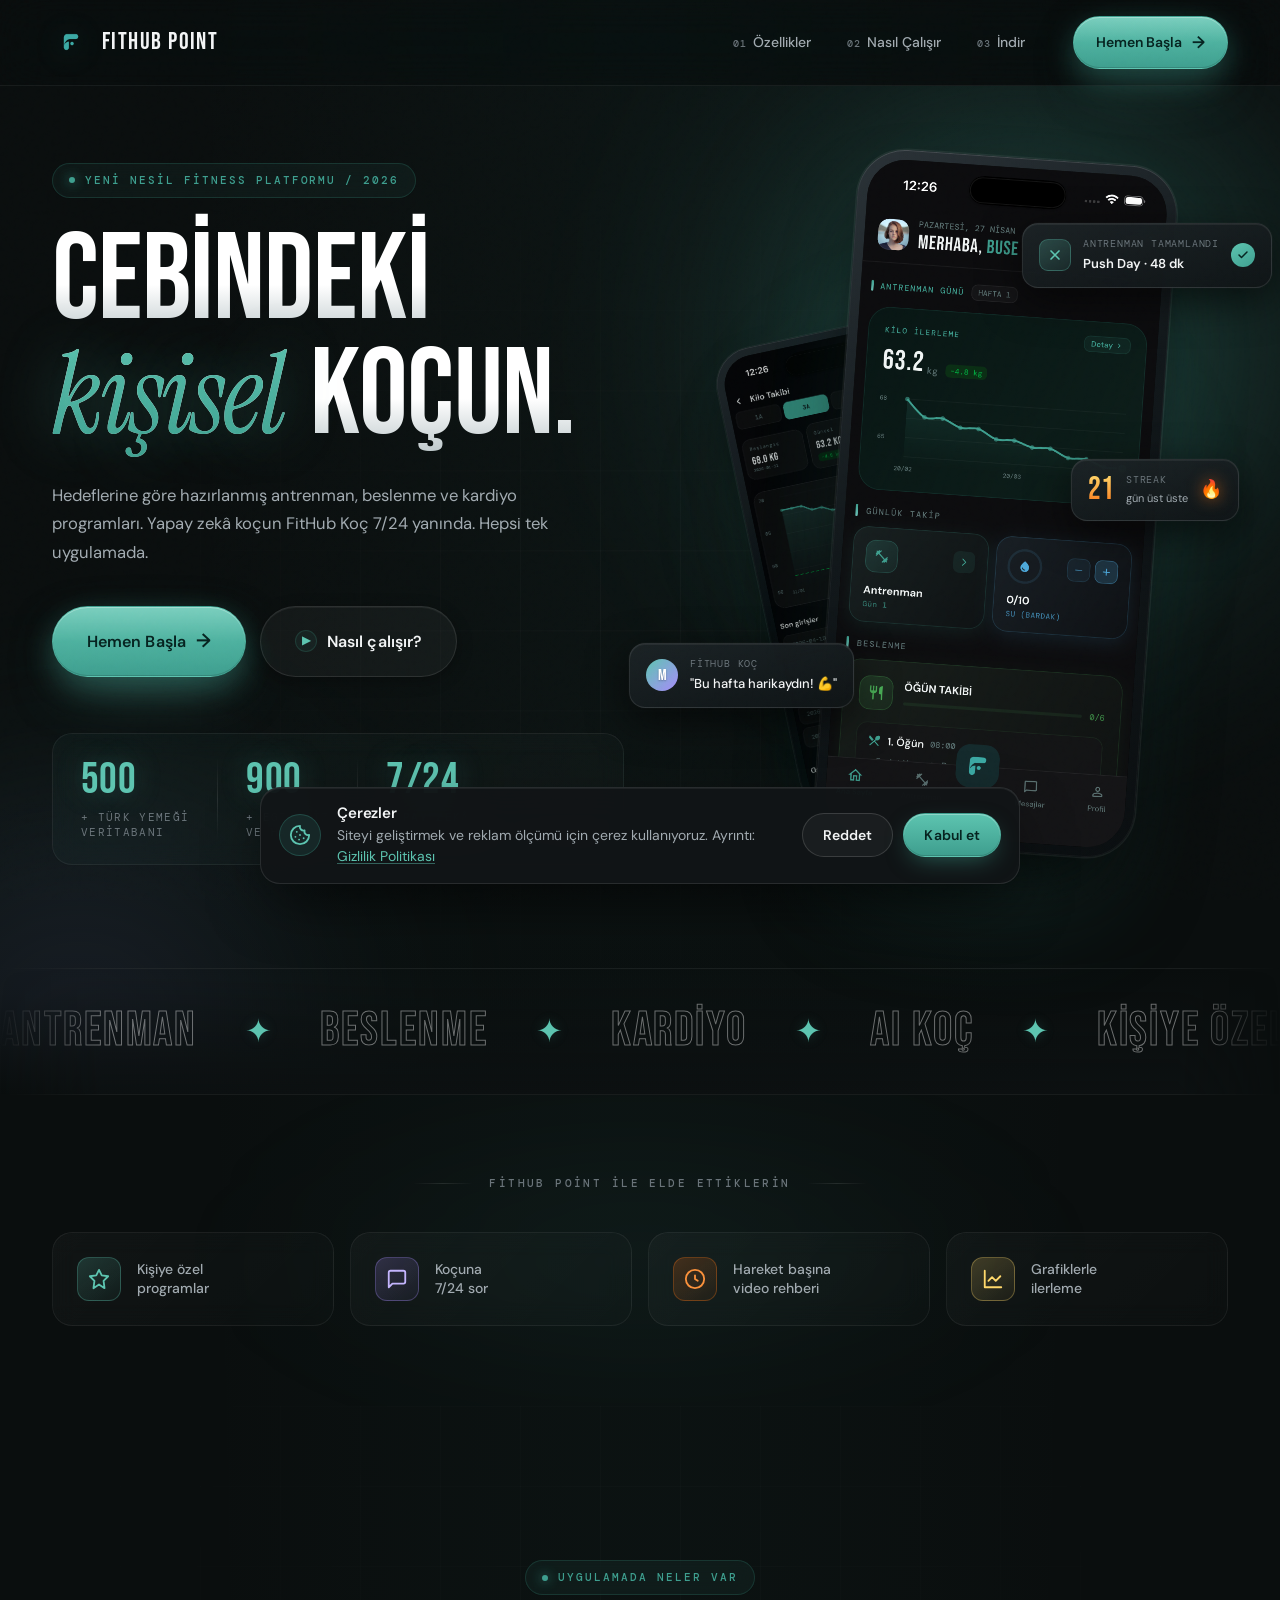
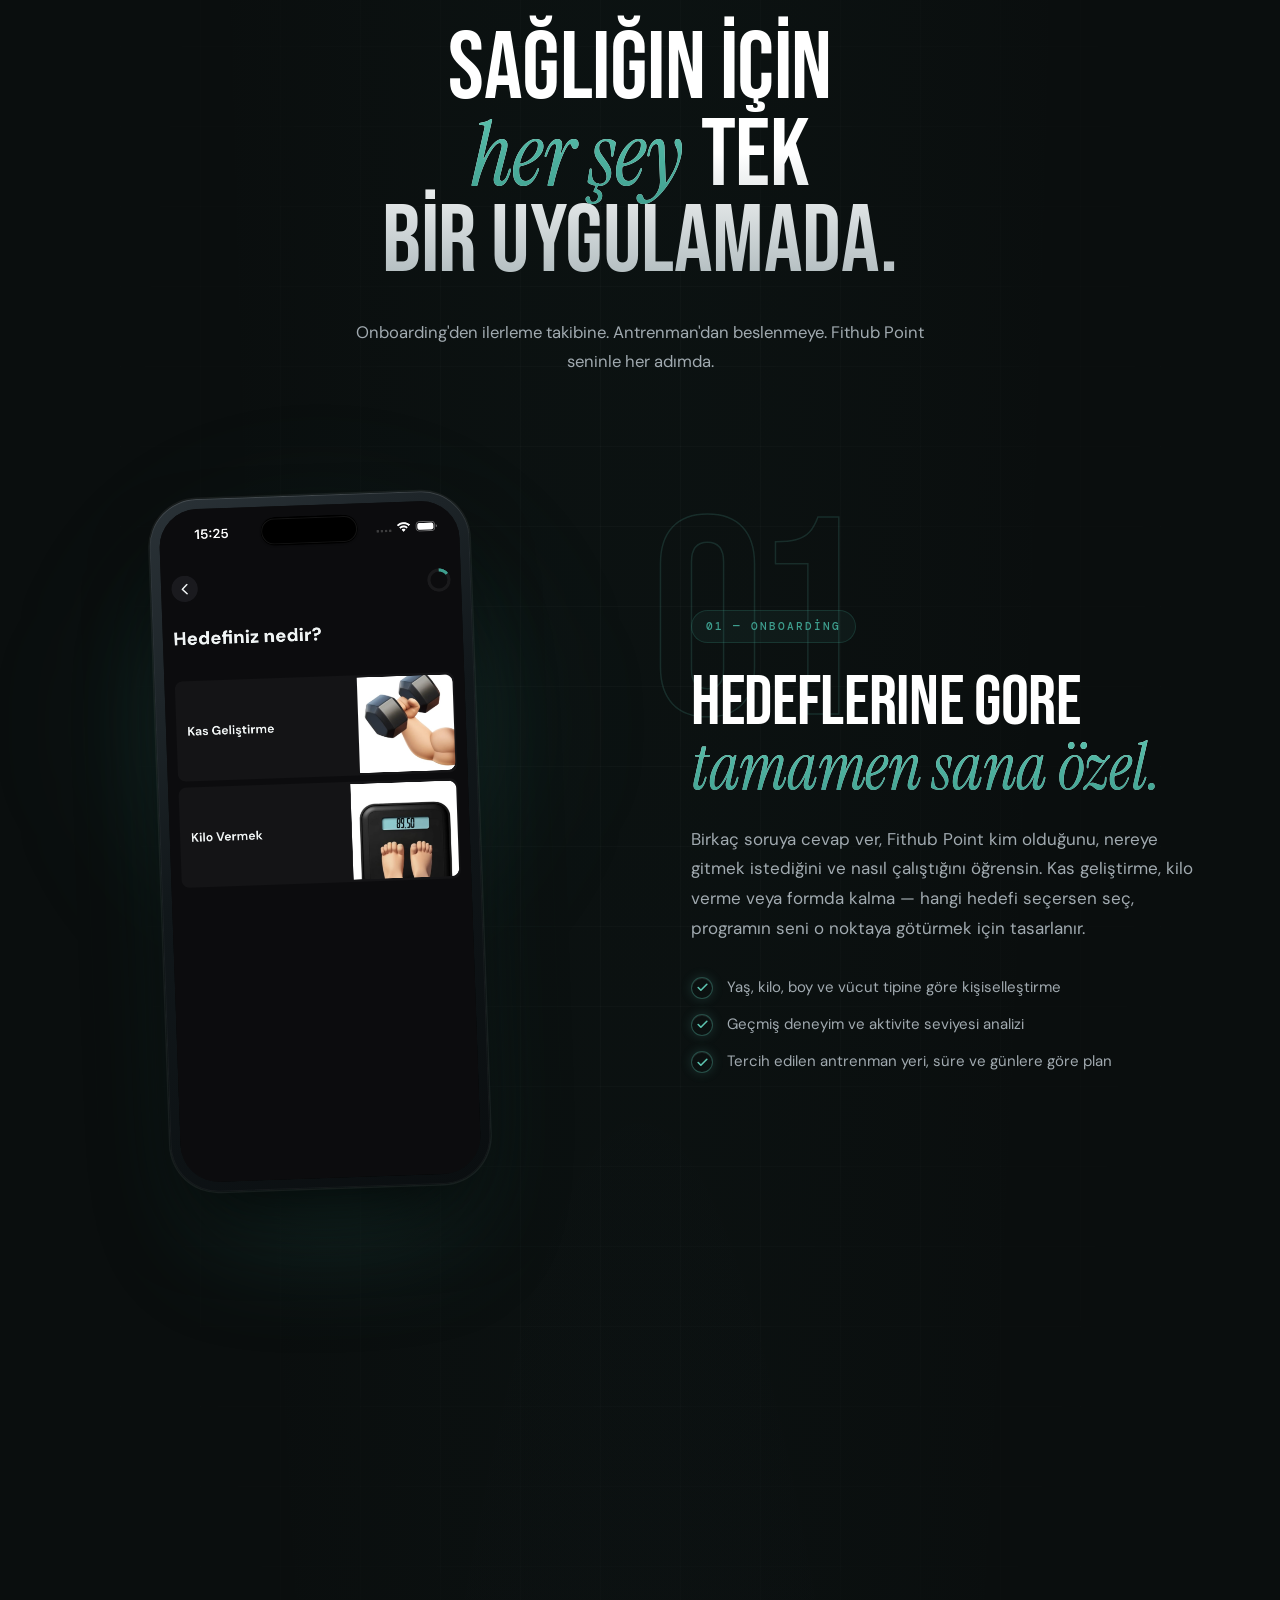
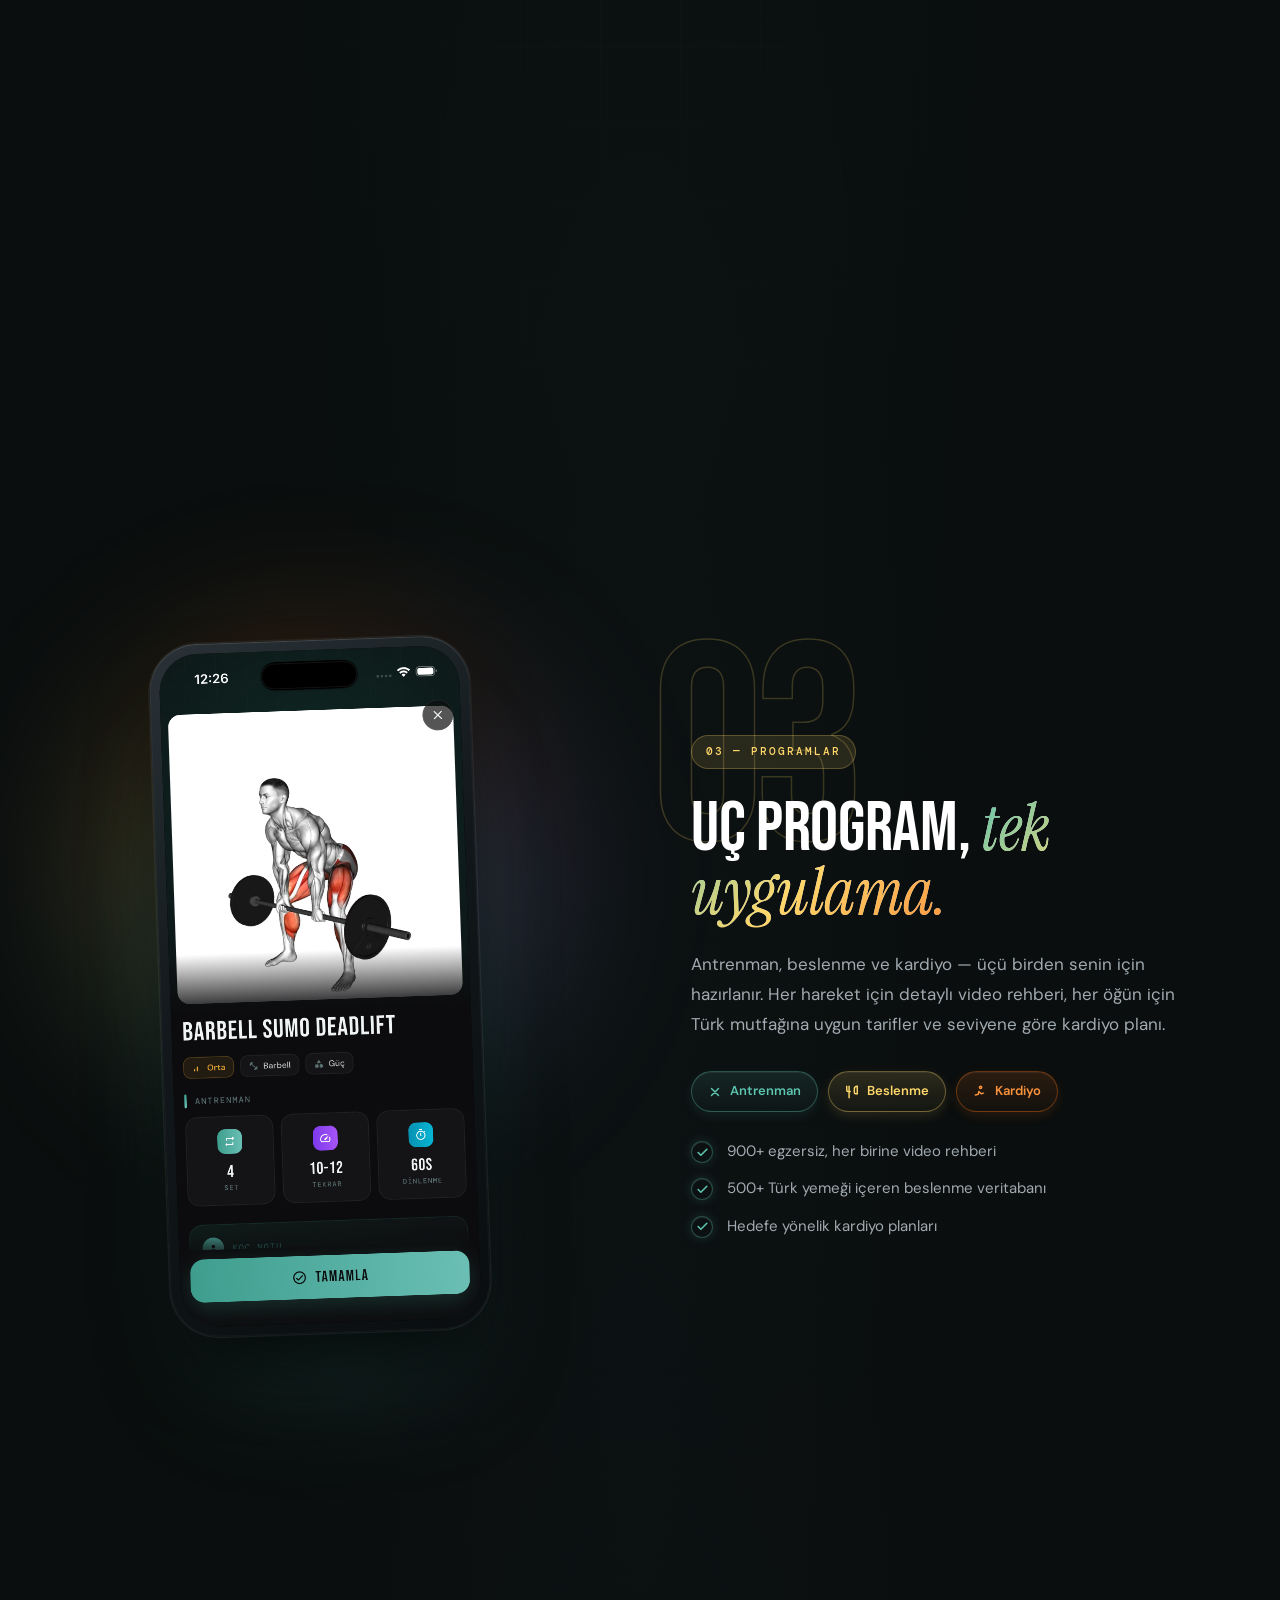
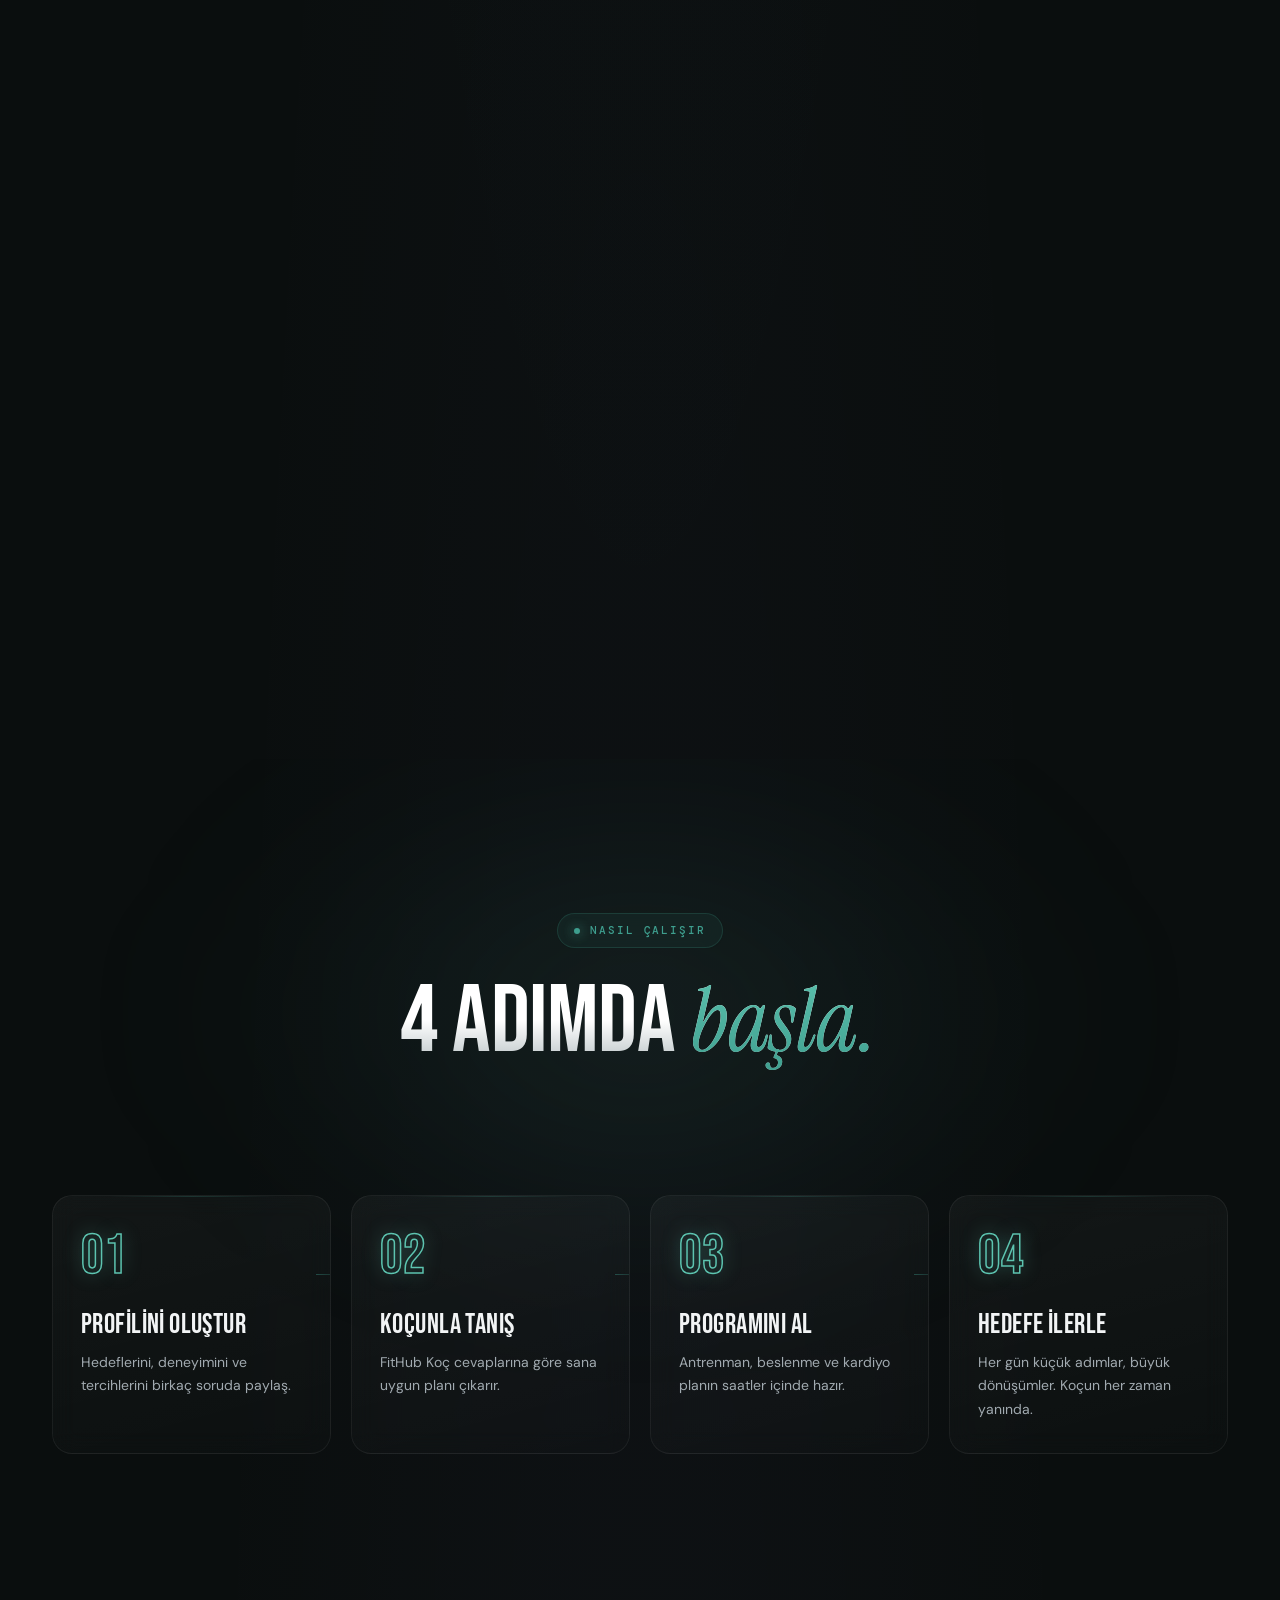
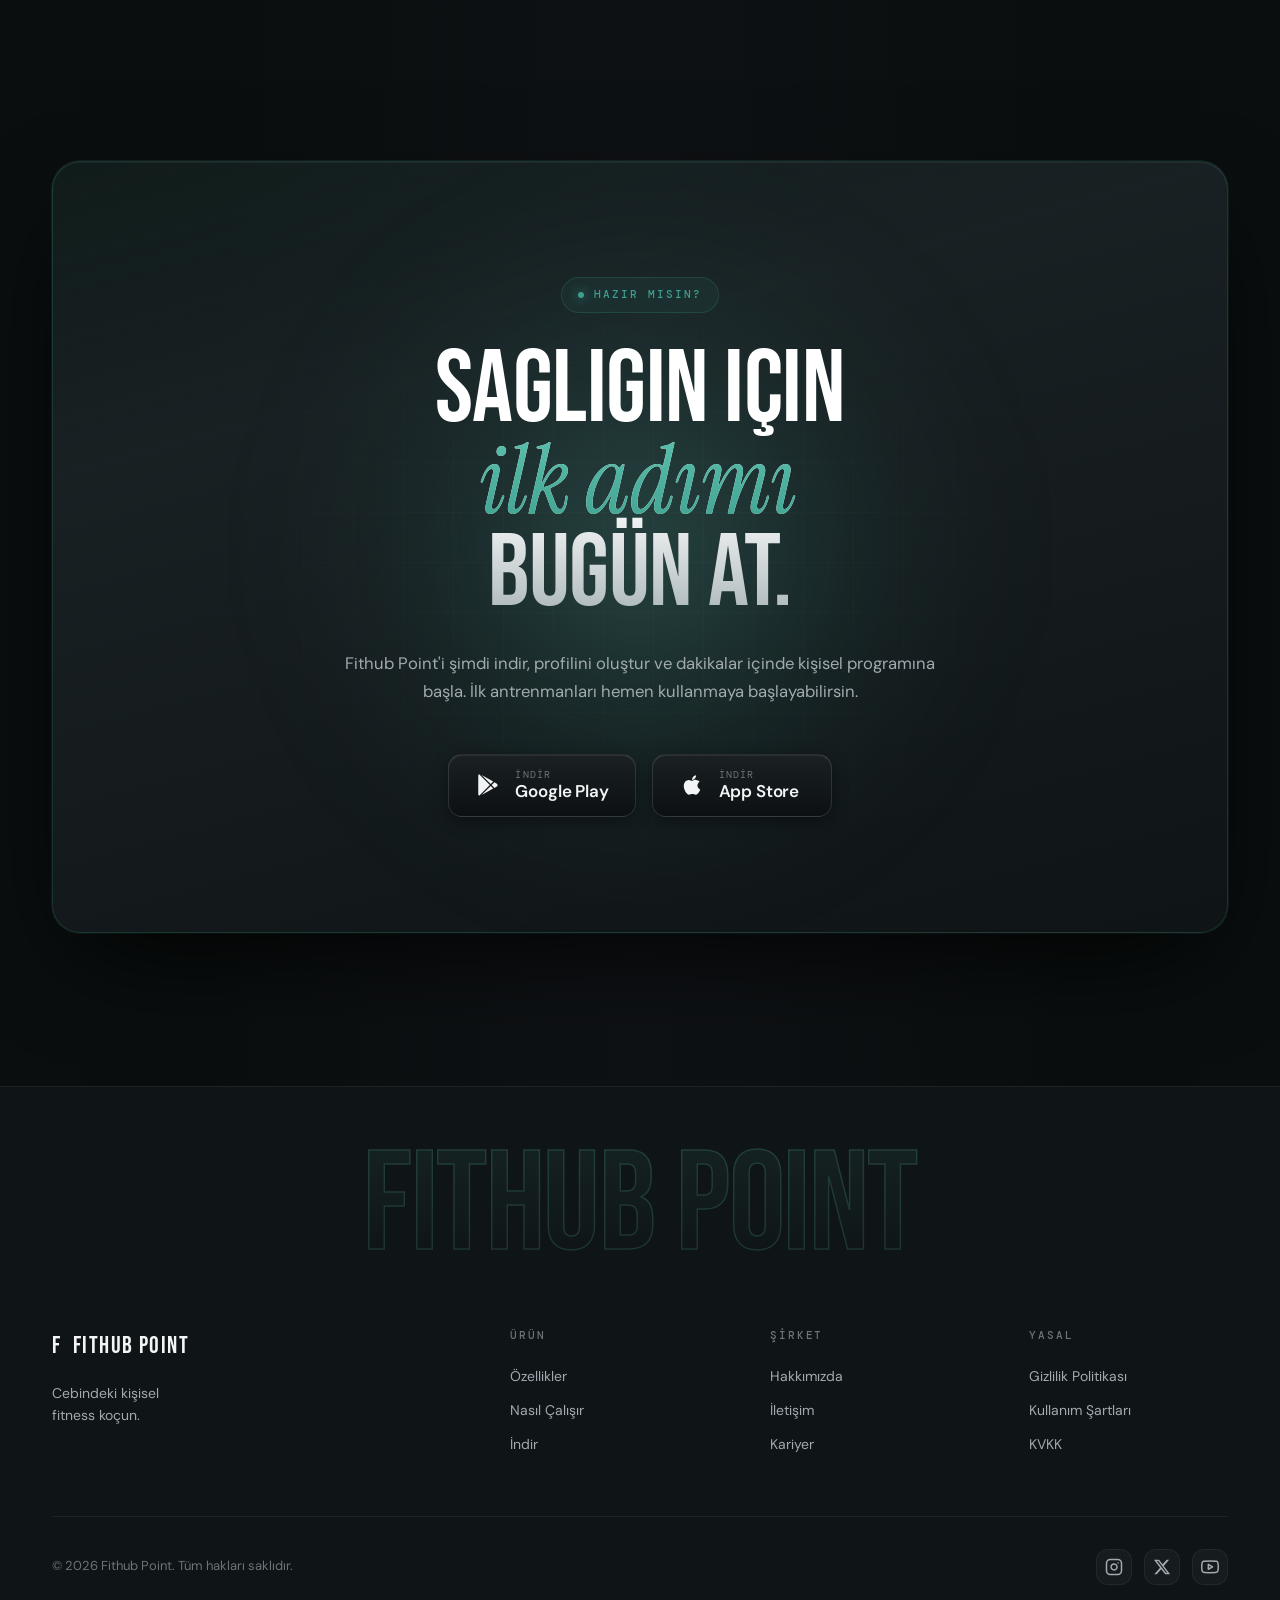
<file: index.html>
<!doctype html>
<html lang="tr">
<head>
  <meta charset="UTF-8" />
  <meta name="viewport" content="width=device-width, initial-scale=1.0, viewport-fit=cover" />
  <!-- Ölçüm (9 Kas 2026): Google Onay Modu v2 → GA4 (G-8K471Y72SB) → Meta Pixel (2590275028153736).
       Varsayılan: dört sinyal de reddedilmiş. Rıza bandı /consent.js + /consent.css; metin /privacy.html#cerezler -->
  <script>
    window.dataLayer = window.dataLayer || [];
    function gtag(){dataLayer.push(arguments);}
    gtag('consent', 'default', {
      'ad_storage': 'denied',
      'ad_user_data': 'denied',
      'ad_personalization': 'denied',
      'analytics_storage': 'denied',
      'wait_for_update': 500
    });
    // Ziyaretçi daha önce seçim yaptıysa (localStorage fp_consent_v1 = granted | denied) hemen uygula
    var fpConsentStored = null;
    try { fpConsentStored = localStorage.getItem('fp_consent_v1'); } catch (e) {}
    if (fpConsentStored !== 'granted' && fpConsentStored !== 'denied') fpConsentStored = null;
    if (fpConsentStored) {
      gtag('consent', 'update', {
        'ad_storage': fpConsentStored,
        'ad_user_data': fpConsentStored,
        'ad_personalization': fpConsentStored,
        'analytics_storage': fpConsentStored
      });
    }
  </script>
  <!-- Google tag (gtag.js) -->
  <script async src="https://www.googletagmanager.com/gtag/js?id=G-8K471Y72SB"></script>
  <script>
    gtag('js', new Date());
    gtag('config', 'G-8K471Y72SB');
  </script>
  <!-- Meta Pixel: init'ten önce rıza geri çekilir (revoke); rıza gelince consent.js grant + PageView verir.
       noscript img parçası bilerek YOK: JS kapalıyken rıza durumu bilinemez, görsel koşulsuz istek atardı (KVKK). -->
  <script>
    !function(f,b,e,v,n,t,s){if(f.fbq)return;n=f.fbq=function(){n.callMethod?
    n.callMethod.apply(n,arguments):n.queue.push(arguments)};if(!f._fbq)f._fbq=n;
    n.push=n;n.loaded=!0;n.version='2.0';n.queue=[];t=b.createElement(e);t.async=!0;
    t.src=v;s=b.getElementsByTagName(e)[0];s.parentNode.insertBefore(t,s)}(window,document,'script',
    'https://connect.facebook.net/en_US/fbevents.js');
    // Rıza yoksa ya da reddedildiyse init'ten ÖNCE geri çek. Kayıtlı rıza varsa geri çekme: fbevents.js
    // yüklenmeden sıraya giren 'revoke', arkasındaki init + grant + PageView'ı da askıda bırakıyor (9 Kas testi).
    if (fpConsentStored !== 'granted') fbq('consent', 'revoke');
    fbq('init', '2590275028153736');
    if (fpConsentStored === 'granted') { fbq('consent', 'grant'); fbq('track', 'PageView'); }
  </script>
  <title>Fithub Point — Cebindeki kişisel fitness koçun</title>
  <meta name="description" content="Kişiye özel antrenman, beslenme ve kardiyo programları. Yapay zekâ koçun FitHub Koç 7/24 yanında: programını yazar, sorularını cevaplar, ilerlemeni takip eder — hepsi tek uygulamada." />
  <meta name="theme-color" content="#0A0E0E" />

  <!-- Open Graph -->
  <meta property="og:type" content="website" />
  <meta property="og:title" content="Fithub Point — Cebindeki kişisel fitness koçun" />
  <meta property="og:description" content="Kişiye özel antrenman ve beslenme programları, 7/24 yanında olan yapay zekâ koç FitHub Koç." />
  <meta property="og:locale" content="tr_TR" />
  <meta property="og:url" content="https://fithubpoint.com/" />
  <meta property="og:site_name" content="Fithub Point" />
  <meta property="og:image" content="https://fithubpoint.com/assets/screens/home.png" />
  <meta name="twitter:card" content="summary_large_image" />
  <link rel="canonical" href="https://fithubpoint.com/" />
  <link rel="icon" href="/assets/logo.png" />
  <meta name="apple-itunes-app" content="app-id=6814360296" />
  <!-- Uygulama bilgisi (arama motorları ve yapay zekâ aramaları için; 25 Eki 2026) -->
  <script type="application/ld+json">
  {
    "@context": "https://schema.org",
    "@graph": [
      {
        "@type": "MobileApplication",
        "name": "Fithub Point",
        "operatingSystem": "Android, iOS",
        "applicationCategory": "HealthApplication",
        "inLanguage": "tr",
        "description": "Yapay zekâ koç FitHub Koç ile kişiye özel antrenman ve Türk mutfağına uygun beslenme programı, antrenman ve öğün takibi.",
        "url": "https://fithubpoint.com/",
        "installUrl": ["https://play.google.com/store/apps/details?id=com.fithubpoint.app", "https://apps.apple.com/tr/app/fithub-point/id6814360296"],
        "offers": {"@type": "Offer", "price": "0", "priceCurrency": "TRY", "description": "İlk 30 gün ücretsiz"},
        "publisher": {"@type": "Organization", "name": "TimeOn Digital Bilişim ve Danışmanlık"}
      },
      {
        "@type": "Organization",
        "name": "Fithub Point",
        "url": "https://fithubpoint.com/",
        "logo": "https://fithubpoint.com/assets/logo.png",
        "email": "destek@fithubpoint.com"
      }
    ]
  }
  </script>

  <!-- Fonts -->
  <link rel="preconnect" href="https://fonts.googleapis.com" />
  <link rel="preconnect" href="https://fonts.gstatic.com" crossorigin />
  <link href="https://fonts.googleapis.com/css2?family=Bebas+Neue&family=DM+Mono:wght@400;500&family=DM+Sans:wght@400;500;600;700&family=Instrument+Serif:ital@0;1&display=swap" rel="stylesheet" />

  <link rel="stylesheet" href="style.css" />
  <!-- Çerez/rıza bandı (tüm sayfalarda ortak) -->
  <link rel="stylesheet" href="/consent.css" />
  <script src="/consent.js" defer></script>
</head>
<body>
  <!-- Noise overlay (premium grain texture) -->
  <div class="noise" aria-hidden="true"></div>

  <!-- ─── NAV ───────────────────────────────────────────── -->
  <header class="nav" id="nav">
    <div class="nav__inner container">
      <a href="#top" class="nav__brand" aria-label="Fithub Point anasayfa">
        <img src="assets/logo.png" alt="Fithub Point" class="nav__logo-img" width="38" height="38" />
        <span class="nav__logo-text" lang="en">Fithub Point</span>
      </a>

      <nav class="nav__links" aria-label="Ana navigasyon">
        <a href="#features"><span class="nav__num">01</span>Özellikler</a>
        <a href="#how"><span class="nav__num">02</span>Nasıl Çalışır</a>
        <a href="#download"><span class="nav__num">03</span>İndir</a>
      </nav>

      <a href="#download" class="btn btn--primary nav__cta">
        <span>Hemen Başla</span>
        <span class="btn__arrow" aria-hidden="true">→</span>
      </a>

      <button class="nav__menu-btn" id="navMenuBtn" aria-label="Menüyü aç" aria-expanded="false">
        <span></span><span></span><span></span>
      </button>
    </div>
  </header>

  <!-- ─── HERO ──────────────────────────────────────────── -->
  <section class="hero" id="top">
    <div class="hero__bg" aria-hidden="true">
      <div class="hero__glow hero__glow--1"></div>
      <div class="hero__glow hero__glow--2"></div>
      <div class="hero__grid"></div>
    </div>

    <div class="container hero__inner">
      <div class="hero__content">
        <span class="eyebrow">
          <span class="eyebrow__dot"></span>
          Yeni nesil fitness platformu / 2026
        </span>

        <h1 class="hero__title">
          <span class="hero__title-line">Cebindeki</span>
          <span class="hero__title-line hero__title-line--accent">
            <em>kişisel</em> koçun.
          </span>
        </h1>

        <p class="hero__subtitle">
          Hedeflerine göre hazırlanmış antrenman, beslenme ve kardiyo programları.
          Yapay zekâ koçun FitHub Koç 7/24 yanında. Hepsi tek uygulamada.
        </p>

        <div class="hero__ctas">
          <a href="#download" class="btn btn--primary btn--large">
            <span>Hemen Başla</span>
            <span class="btn__arrow" aria-hidden="true">→</span>
          </a>
          <a href="#features" class="btn btn--ghost btn--large">
            <span class="btn__play" aria-hidden="true">▶</span>
            <span>Nasıl çalışır?</span>
          </a>
        </div>

        <div class="hero__meta">
          <div class="hero__meta-item">
            <strong data-counter="500">0</strong>
            <span>+ Türk yemeği<br/>veritabanı</span>
          </div>
          <div class="hero__meta-divider"></div>
          <div class="hero__meta-item">
            <strong data-counter="900">0</strong>
            <span>+ Egzersiz<br/>ve hareket</span>
          </div>
          <div class="hero__meta-divider"></div>
          <div class="hero__meta-item">
            <strong>7/24</strong>
            <span>Yapay zekâ<br/>koç desteği</span>
          </div>
        </div>
      </div>

      <!-- HERO VISUAL: animated phone cluster -->
      <div class="hero__visual" aria-hidden="true">
        <!-- Floating UI cards around the phone -->
        <div class="floater floater--workout">
          <div class="floater__icon floater__icon--teal">
            <svg width="16" height="16" viewBox="0 0 24 24" fill="none" stroke="currentColor" stroke-width="2.5" stroke-linecap="round"><path d="M6 6 L18 18 M6 18 L18 6"/></svg>
          </div>
          <div class="floater__body">
            <div class="floater__label">Antrenman tamamlandı</div>
            <div class="floater__value">Push Day · 48 dk</div>
          </div>
          <div class="floater__check">
            <svg width="12" height="12" viewBox="0 0 24 24" fill="none" stroke="currentColor" stroke-width="3" stroke-linecap="round" stroke-linejoin="round"><polyline points="20 6 9 17 4 12"/></svg>
          </div>
        </div>

        <div class="floater floater--message">
          <div class="floater__avatar"></div>
          <div class="floater__body">
            <div class="floater__label">FitHub Koç</div>
            <div class="floater__msg">"Bu hafta harikaydın! 💪"</div>
          </div>
        </div>

        <div class="floater floater--streak">
          <div class="floater__streak-num">21</div>
          <div class="floater__streak-info">
            <div class="floater__label">Streak</div>
            <div class="floater__sub">gün üst üste</div>
          </div>
          <div class="floater__flame">🔥</div>
        </div>

        <!-- Main phone -->
        <div class="phone-stack">
          <div class="phone-stack__back">
            <div class="phone phone--small">
              <img src="assets/screens/progress.png" alt="" loading="eager" />
            </div>
          </div>
          <div class="phone-stack__main">
            <div class="phone phone--hero">
              <img src="assets/screens/home.png" alt="" loading="eager" />
            </div>
          </div>
        </div>
        <div class="phone-glow"></div>
      </div>
    </div>

    <!-- Marquee ticker -->
    <div class="marquee" aria-hidden="true">
      <div class="marquee__track">
        <span class="marquee__item">Antrenman</span>
        <span class="marquee__sep">✦</span>
        <span class="marquee__item">Beslenme</span>
        <span class="marquee__sep">✦</span>
        <span class="marquee__item">Kardiyo</span>
        <span class="marquee__sep">✦</span>
        <span class="marquee__item">AI Koç</span>
        <span class="marquee__sep">✦</span>
        <span class="marquee__item">Kişiye Özel Plan</span>
        <span class="marquee__sep">✦</span>
        <span class="marquee__item">Türk Mutfağı</span>
        <span class="marquee__sep">✦</span>
        <span class="marquee__item">İlerleme Takibi</span>
        <span class="marquee__sep">✦</span>
        <!-- Duplicated for seamless loop -->
        <span class="marquee__item">Antrenman</span>
        <span class="marquee__sep">✦</span>
        <span class="marquee__item">Beslenme</span>
        <span class="marquee__sep">✦</span>
        <span class="marquee__item">Kardiyo</span>
        <span class="marquee__sep">✦</span>
        <span class="marquee__item">AI Koç</span>
        <span class="marquee__sep">✦</span>
        <span class="marquee__item">Kişiye Özel Plan</span>
        <span class="marquee__sep">✦</span>
        <span class="marquee__item">Türk Mutfağı</span>
        <span class="marquee__sep">✦</span>
        <span class="marquee__item">İlerleme Takibi</span>
        <span class="marquee__sep">✦</span>
      </div>
    </div>
  </section>

  <!-- ─── TRUST STRIP ───────────────────────────────────── -->
  <section class="trust">
    <div class="container">
      <p class="trust__label">
        <span>Fithub Point ile elde ettiklerin</span>
      </p>
      <div class="trust__grid">
        <div class="trust__item" data-reveal>
          <div class="trust__icon trust__icon--teal">
            <svg viewBox="0 0 24 24" fill="none" stroke="currentColor" stroke-width="2" stroke-linecap="round" stroke-linejoin="round"><path d="M12 2 L15 8 L22 9 L17 14 L18 22 L12 18 L6 22 L7 14 L2 9 L9 8 Z"/></svg>
          </div>
          <span>Kişiye özel<br/>programlar</span>
        </div>
        <div class="trust__item" data-reveal>
          <div class="trust__icon trust__icon--purple">
            <svg viewBox="0 0 24 24" fill="none" stroke="currentColor" stroke-width="2" stroke-linecap="round" stroke-linejoin="round"><path d="M21 15a2 2 0 0 1-2 2H7l-4 4V5a2 2 0 0 1 2-2h14a2 2 0 0 1 2 2z"/></svg>
          </div>
          <span>Koçuna<br/>7/24 sor</span>
        </div>
        <div class="trust__item" data-reveal>
          <div class="trust__icon trust__icon--orange">
            <svg viewBox="0 0 24 24" fill="none" stroke="currentColor" stroke-width="2" stroke-linecap="round" stroke-linejoin="round"><path d="M12 8v4l3 2"/><circle cx="12" cy="12" r="10"/></svg>
          </div>
          <span>Hareket başına<br/>video rehberi</span>
        </div>
        <div class="trust__item" data-reveal>
          <div class="trust__icon trust__icon--yellow">
            <svg viewBox="0 0 24 24" fill="none" stroke="currentColor" stroke-width="2" stroke-linecap="round" stroke-linejoin="round"><path d="M3 3v18h18"/><path d=" M7 14l4-4 4 4 5-5"/></svg>
          </div>
          <span>Grafiklerle<br/>ilerleme</span>
        </div>
      </div>
    </div>
  </section>

  <!-- ─── FEATURES SHOWCASE ─────────────────────────────── -->
  <section class="features" id="features">
    <div class="container">
      <header class="section-head">
        <span class="eyebrow">
          <span class="eyebrow__dot"></span>
          Uygulamada neler var
        </span>
        <h2 class="section-head__title">
          Sağlığın için<br/>
          <em>her şey</em> tek<br/>
          bir uygulamada.
        </h2>
        <p class="section-head__subtitle">
          Onboarding'den ilerleme takibine. Antrenman'dan beslenmeye.
          Fithub Point seninle her adımda.
        </p>
      </header>

      <!-- Feature 1 — Onboarding (TEAL) -->
      <div class="feature feature--right" data-theme="teal" data-reveal>
        <div class="feature__phone">
          <div class="phone phone--tilt-left">
            <img src="assets/screens/onboarding.png" alt="Fithub Point onboarding ekranı: hedef seçimi" />
          </div>
        </div>
        <div class="feature__content">
          <span class="feature__index">01 — Onboarding</span>
          <h3 class="feature__title">Hedeflerine göre <em>tamamen sana özel.</em></h3>
          <p class="feature__desc">
            Birkaç soruya cevap ver, Fithub Point kim olduğunu, nereye gitmek istediğini ve nasıl çalıştığını öğrensin.
            Kas geliştirme, kilo verme veya formda kalma — hangi hedefi seçersen seç,
            programın seni o noktaya götürmek için tasarlanır.
          </p>
          <ul class="feature__list">
            <li>Yaş, kilo, boy ve vücut tipine göre kişiselleştirme</li>
            <li>Geçmiş deneyim ve aktivite seviyesi analizi</li>
            <li>Tercih edilen antrenman yeri, süre ve günlere göre plan</li>
          </ul>
        </div>
      </div>

      <!-- Feature 4 — AI Coach (PURPLE) -->
      <div class="feature feature--left" data-theme="purple" data-reveal>
        <div class="feature__content">
          <span class="feature__index">02 — AI Koç</span>
          <h3 class="feature__title">AI Koç <em>7/24 yanında.</em></h3>
          <p class="feature__desc">
            Yapay zekâ destekli koçun her gün yanında. Verilerini analiz eder, sana özel programlar oluşturur,
            sorularını cevaplar ve ilerlemenle birlikte programını günceller. Saat fark etmez, hep ulaşılabilir.
          </p>
          <ul class="feature__list">
            <li>Onboarding bilgilerine göre kişisel analiz</li>
            <li>Antrenman, beslenme ve kardiyo planı oluşturma</li>
            <li>Her 4 haftada bir programını yenileme</li>
          </ul>
        </div>
        <div class="feature__phone">
          <div class="phone phone--tilt-right">
            <img src="assets/screens/ai-coach.png" alt="AI Koç tanıtım sayfası" />
          </div>
        </div>
      </div>

      <!-- Feature 5 — 3 Programs (MULTI-COLOR) -->
      <div class="feature feature--right" data-theme="multi" data-reveal>
        <div class="feature__phone">
          <div class="phone phone--tilt-left">
            <img src="assets/screens/programs.png" alt="Antrenman, beslenme ve kardiyo programları hazırlanıyor" />
          </div>
        </div>
        <div class="feature__content">
          <span class="feature__index">03 — Programlar</span>
          <h3 class="feature__title">Üç program, <em>tek uygulama.</em></h3>
          <p class="feature__desc">
            Antrenman, beslenme ve kardiyo — üçü birden senin için hazırlanır. Her hareket için detaylı video rehberi,
            her öğün için Türk mutfağına uygun tarifler ve seviyene göre kardiyo planı.
          </p>
          <div class="feature__pills">
            <span class="pill pill--workout">
              <svg width="14" height="14" viewBox="0 0 24 24" fill="none" stroke="currentColor" stroke-width="2.5" stroke-linecap="round"><path d="M6 6 L18 18 M6 18 L18 6"/></svg>
              Antrenman
            </span>
            <span class="pill pill--nutrition">
              <svg width="14" height="14" viewBox="0 0 24 24" fill="none" stroke="currentColor" stroke-width="2.5" stroke-linecap="round"><path d="M3 2v7c0 1.1.9 2 2 2h4M7 2v20M21 15V2a5 5 0 0 0-5 5v6c0 1.1.9 2 2 2z"/></svg>
              Beslenme
            </span>
            <span class="pill pill--cardio">
              <svg width="14" height="14" viewBox="0 0 24 24" fill="none" stroke="currentColor" stroke-width="2.5" stroke-linecap="round" stroke-linejoin="round"><circle cx="13" cy="4" r="2"/><path d="M4 17l5-1 1-5 4 4 4-1"/></svg>
              Kardiyo
            </span>
          </div>
          <ul class="feature__list">
            <li>900+ egzersiz, her birine video rehberi</li>
            <li>500+ Türk yemeği içeren beslenme veritabanı</li>
            <li>Hedefe yönelik kardiyo planları</li>
          </ul>
        </div>
      </div>

      <!-- Feature 6 — Progress Tracking (TEAL) -->
      <div class="feature feature--left" data-theme="teal" data-reveal>
        <div class="feature__content">
          <span class="feature__index">04 — İlerleme</span>
          <h3 class="feature__title">İlerlemeni <em>sayılarla gör.</em></h3>
          <p class="feature__desc">
            Her ölçüm, her adım, her kalori kaydedilir. Kilo grafiklerini, vücut ölçülerini ve günlük hedeflerini
            tek bir ekranda takip et. Küçük ilerlemeler büyük değişimlere dönüşürken motivasyonun hep yüksek kalır.
          </p>
          <ul class="feature__list">
            <li>Kilo, ölçü ve günlük hedef takibi</li>
            <li>Grafikler ve karşılaştırmalı analiz</li>
            <li>Rozetler ve milestone başarımları</li>
          </ul>
        </div>
        <div class="feature__phone">
          <div class="phone phone--tilt-right">
            <img src="assets/screens/progress.png" alt="Kilo takibi ekranı: grafik ve gelişmiş ölçüler" />
          </div>
        </div>
      </div>
    </div>
  </section>

  <!-- ─── HOW IT WORKS ──────────────────────────────────── -->
  <section class="how" id="how">
    <div class="container">
      <header class="section-head">
        <span class="eyebrow">
          <span class="eyebrow__dot"></span>
          Nasıl çalışır
        </span>
        <h2 class="section-head__title">
          4 adımda <em>başla.</em>
        </h2>
      </header>

      <ol class="steps">
        <li class="step" data-reveal>
          <span class="step__num">01</span>
          <div class="step__line" aria-hidden="true"></div>
          <h3 class="step__title">Profilini oluştur</h3>
          <p class="step__desc">Hedeflerini, deneyimini ve tercihlerini birkaç soruda paylaş.</p>
        </li>
        <li class="step" data-reveal>
          <span class="step__num">02</span>
          <div class="step__line" aria-hidden="true"></div>
          <h3 class="step__title">Koçunla tanış</h3>
          <p class="step__desc">FitHub Koç cevaplarına göre sana uygun planı çıkarır.</p>
        </li>
        <li class="step" data-reveal>
          <span class="step__num">03</span>
          <div class="step__line" aria-hidden="true"></div>
          <h3 class="step__title">Programını al</h3>
          <p class="step__desc">Antrenman, beslenme ve kardiyo planın saatler içinde hazır.</p>
        </li>
        <li class="step" data-reveal>
          <span class="step__num">04</span>
          <h3 class="step__title">Hedefe ilerle</h3>
          <p class="step__desc">Her gün küçük adımlar, büyük dönüşümler. Koçun her zaman yanında.</p>
        </li>
      </ol>
    </div>
  </section>

  <!-- ─── FINAL CTA ─────────────────────────────────────── -->
  <section class="cta" id="download">
    <div class="container">
      <div class="cta__card">
        <div class="cta__bg" aria-hidden="true">
          <div class="cta__glow"></div>
          <div class="cta__grid"></div>
        </div>
        <div class="cta__content">
          <span class="eyebrow">
            <span class="eyebrow__dot"></span>
            Hazır mısın?
          </span>
          <h2 class="cta__title">
            Sağlığın için<br/>
            <em>ilk adımı</em><br/>
            bugün at.
          </h2>
          <p class="cta__subtitle">
            Fithub Point'i şimdi indir, profilini oluştur ve dakikalar içinde kişisel programına başla.
            İlk antrenmanları hemen kullanmaya başlayabilirsin.
          </p>
          <div class="cta__buttons">
            <a href="https://play.google.com/store/apps/details?id=com.fithubpoint.app&amp;referrer=utm_source%3Dsite%26utm_medium%3Dbuton%26utm_campaign%3Dana_sayfa" class="store-badge" target="_blank" rel="noopener" aria-label="Google Play'den indir">
              <svg width="22" height="22" viewBox="0 0 24 24" fill="currentColor"><path d="M3 20.5V3.5c0-.59.34-1.11.84-1.35L13.69 12 3.84 21.85c-.5-.25-.84-.76-.84-1.35M16.81 15.12 6.05 21.34l8.49-8.49 2.27 2.27M20.16 10.81c.39.31.66.78.66 1.31 0 .53-.25.99-.64 1.3l-2.21 1.27-2.6-2.59 2.6-2.59 2.19 1.3M6.05 2.66l10.76 6.22-2.27 2.27L6.05 2.66"/></svg>
              <div>
                <span class="store-badge__top">İndir</span>
                <span class="store-badge__bottom">Google Play</span>
              </div>
            </a>
            <a href="https://apps.apple.com/tr/app/fithub-point/id6814360296" class="store-badge" target="_blank" rel="noopener" aria-label="App Store'dan indir">
              <svg width="22" height="22" viewBox="0 0 24 24" fill="currentColor"><path d="M17.05 20.28c-.98.95-2.05.8-3.08.35-1.09-.46-2.09-.48-3.24 0-1.44.62-2.2.44-3.06-.35C2.79 15.25 3.51 7.59 9.05 7.31c1.35.07 2.29.74 3.08.8 1.18-.24 2.31-.93 3.57-.84 1.51.12 2.65.72 3.4 1.8-3.12 1.87-2.38 5.98.48 7.13-.57 1.5-1.31 2.99-2.54 4.09l.01-.01zM12.03 7.25c-.15-2.23 1.66-4.07 3.74-4.25.29 2.58-2.34 4.5-3.74 4.25z"/></svg>
              <div>
                <span class="store-badge__top">İndir</span>
                <span class="store-badge__bottom">App Store</span>
              </div>
            </a>
          </div>
        </div>
      </div>
    </div>
  </section>

  <!-- ─── FOOTER ────────────────────────────────────────── -->
  <footer class="footer">
    <div class="container">
      <div class="footer__big">
        <div class="footer__big-text" style="font-size:clamp(48px, 11vw, 170px)">FITHUB POINT</div>
      </div>

      <div class="footer__grid">
        <div class="footer__brand">
          <div class="nav__brand">
            <span class="nav__logo-mark">F</span>
            <span class="nav__logo-text" lang="en">Fithub Point</span>
          </div>
          <p class="footer__tagline">
            Cebindeki kişisel<br/>fitness koçun.
          </p>
        </div>

        <div class="footer__col">
          <h4>Ürün</h4>
          <a href="#features">Özellikler</a>
          <a href="#how">Nasıl Çalışır</a>
          <a href="#download">İndir</a>
        </div>

        <div class="footer__col">
          <h4>Şirket</h4>
          <a href="#">Hakkımızda</a>
          <a href="#">İletişim</a>
          <a href="#">Kariyer</a>
        </div>

        <div class="footer__col">
          <h4>Yasal</h4>
          <a href="/privacy.html">Gizlilik Politikası</a>
          <a href="/terms.html">Kullanım Şartları</a>
          <a href="/privacy.html#7">KVKK</a>
        </div>
      </div>

      <div class="footer__bottom">
        <p>© 2026 Fithub Point. Tüm hakları saklıdır.</p>
        <div class="footer__social">
          <a href="#" aria-label="Instagram">
            <svg width="18" height="18" viewBox="0 0 24 24" fill="none" stroke="currentColor" stroke-width="2" stroke-linecap="round" stroke-linejoin="round"><rect x="2" y="2" width="20" height="20" rx="5" ry="5"/><path d="M16 11.37A4 4 0 1 1 12.63 8 4 4 0 0 1 16 11.37z"/><line x1="17.5" y1="6.5" x2="17.51" y2="6.5"/></svg>
          </a>
          <a href="#" aria-label="Twitter / X">
            <svg width="18" height="18" viewBox="0 0 24 24" fill="currentColor"><path d="M18.244 2.25h3.308l-7.227 8.26 8.502 11.24H16.17l-5.214-6.817L4.99 21.75H1.68l7.73-8.835L1.254 2.25H8.08l4.713 6.231zm-1.161 17.52h1.833L7.084 4.126H5.117z"/></svg>
          </a>
          <a href="#" aria-label="YouTube">
            <svg width="18" height="18" viewBox="0 0 24 24" fill="none" stroke="currentColor" stroke-width="2" stroke-linecap="round" stroke-linejoin="round"><path d="M22.54 6.42a2.78 2.78 0 0 0-1.94-2C18.88 4 12 4 12 4s-6.88 0-8.6.46a2.78 2.78 0 0 0-1.94 2A29 29 0 0 0 1 11.75a29 29 0 0 0 .46 5.33A2.78 2.78 0 0 0 3.4 19.08C5.12 19.54 12 19.54 12 19.54s6.88 0 8.6-.46a2.78 2.78 0 0 0 1.94-2 29 29 0 0 0 .46-5.33 29 29 0 0 0-.46-5.33z"/><polygon points="9.75 15.02 15.5 11.75 9.75 8.48 9.75 15.02"/></svg>
          </a>
        </div>
      </div>
    </div>
  </footer>

  <script src="script.js" defer></script>
</body>
</html>
</file>
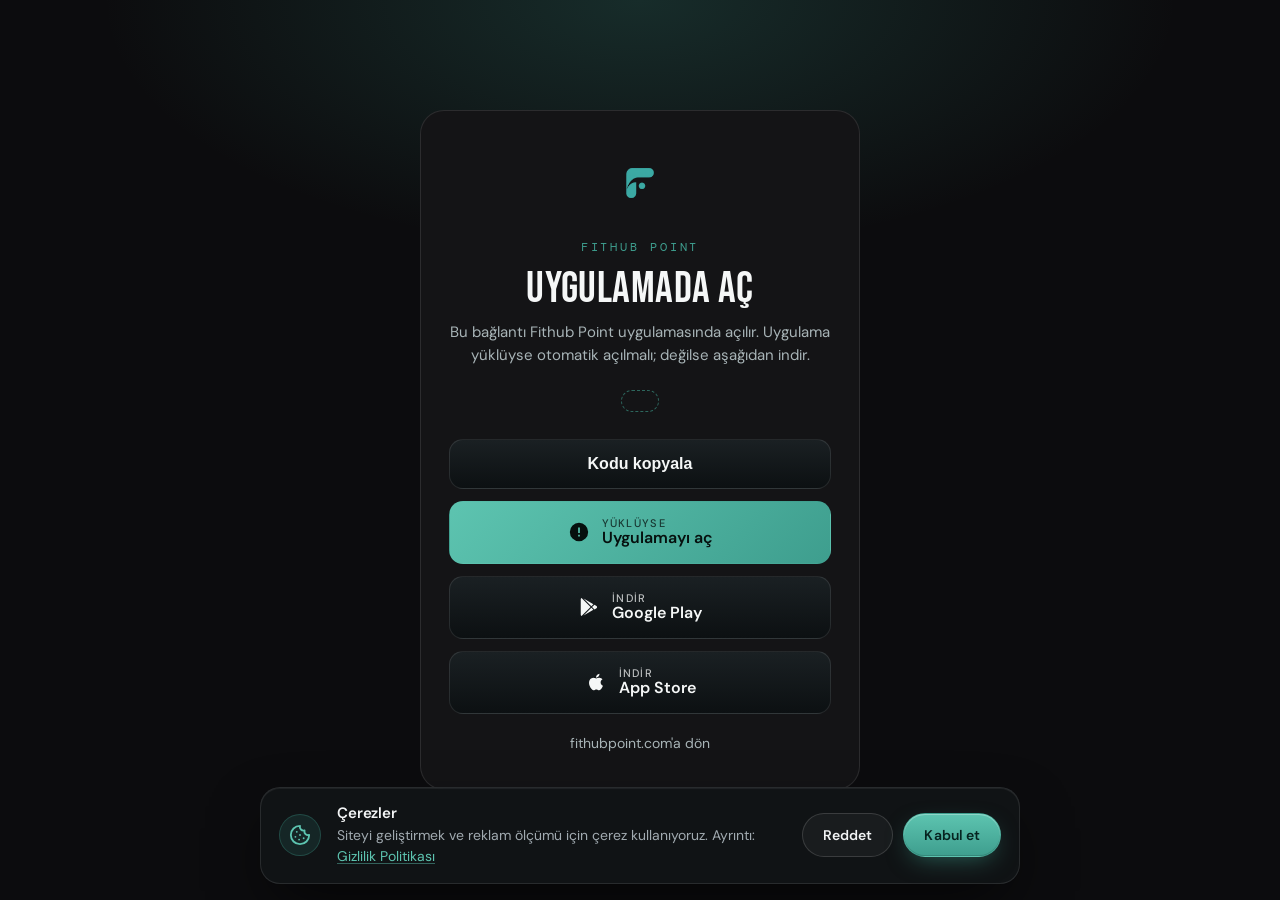
<file: app/index.html>
<!DOCTYPE html>
<html lang="tr">
<head>
  <meta charset="UTF-8" />
  <meta name="viewport" content="width=device-width, initial-scale=1.0, viewport-fit=cover" />
  <!-- Ölçüm (9 Kas 2026): Google Onay Modu v2 → GA4 (G-8K471Y72SB) → Meta Pixel (2590275028153736).
       Varsayılan: dört sinyal de reddedilmiş. Rıza bandı /consent.js + /consent.css; metin /privacy.html#cerezler -->
  <script>
    window.dataLayer = window.dataLayer || [];
    function gtag(){dataLayer.push(arguments);}
    gtag('consent', 'default', {
      'ad_storage': 'denied',
      'ad_user_data': 'denied',
      'ad_personalization': 'denied',
      'analytics_storage': 'denied',
      'wait_for_update': 500
    });
    // Ziyaretçi daha önce seçim yaptıysa (localStorage fp_consent_v1 = granted | denied) hemen uygula
    var fpConsentStored = null;
    try { fpConsentStored = localStorage.getItem('fp_consent_v1'); } catch (e) {}
    if (fpConsentStored !== 'granted' && fpConsentStored !== 'denied') fpConsentStored = null;
    if (fpConsentStored) {
      gtag('consent', 'update', {
        'ad_storage': fpConsentStored,
        'ad_user_data': fpConsentStored,
        'ad_personalization': fpConsentStored,
        'analytics_storage': fpConsentStored
      });
    }
  </script>
  <!-- Google tag (gtag.js) -->
  <script async src="https://www.googletagmanager.com/gtag/js?id=G-8K471Y72SB"></script>
  <script>
    gtag('js', new Date());
    gtag('config', 'G-8K471Y72SB');
  </script>
  <!-- Meta Pixel: init'ten önce rıza geri çekilir (revoke); rıza gelince consent.js grant + PageView verir.
       noscript img parçası bilerek YOK: JS kapalıyken rıza durumu bilinemez, görsel koşulsuz istek atardı (KVKK). -->
  <script>
    !function(f,b,e,v,n,t,s){if(f.fbq)return;n=f.fbq=function(){n.callMethod?
    n.callMethod.apply(n,arguments):n.queue.push(arguments)};if(!f._fbq)f._fbq=n;
    n.push=n;n.loaded=!0;n.version='2.0';n.queue=[];t=b.createElement(e);t.async=!0;
    t.src=v;s=b.getElementsByTagName(e)[0];s.parentNode.insertBefore(t,s)}(window,document,'script',
    'https://connect.facebook.net/en_US/fbevents.js');
    // Rıza yoksa ya da reddedildiyse init'ten ÖNCE geri çek. Kayıtlı rıza varsa geri çekme: fbevents.js
    // yüklenmeden sıraya giren 'revoke', arkasındaki init + grant + PageView'ı da askıda bırakıyor (9 Kas testi).
    if (fpConsentStored !== 'granted') fbq('consent', 'revoke');
    fbq('init', '2590275028153736');
    if (fpConsentStored === 'granted') { fbq('consent', 'grant'); fbq('track', 'PageView'); }
  </script>
  <title>Fithub Point uygulamasında aç</title>
  <meta name="description" content="Bu bağlantı Fithub Point uygulamasında açılır. Uygulama yüklü değilse Google Play'den indir." />
  <meta name="robots" content="noindex" />
  <meta name="theme-color" content="#0C0C0E" />
  <link rel="preconnect" href="https://fonts.googleapis.com" />
  <link rel="preconnect" href="https://fonts.gstatic.com" crossorigin />
  <link href="https://fonts.googleapis.com/css2?family=Bebas+Neue&family=DM+Mono:wght@500&family=DM+Sans:wght@400;500;600&display=swap" rel="stylesheet" />
  <style>
    :root { --bg:#0C0C0E; --card:#141416; --text:#F5F7F7; --soft:#A8B4B7; --teal:#3E9E8E; --line:rgba(255,255,255,.1); }
    * { box-sizing:border-box; }
    body { margin:0; min-height:100vh; background:radial-gradient(60% 40% at 50% 0%, rgba(62,158,142,.22), transparent 70%), var(--bg); color:var(--text); font-family:"DM Sans", system-ui, sans-serif; display:flex; align-items:center; justify-content:center; padding:32px 20px; }
    .card { width:100%; max-width:440px; background:var(--card); border:1px solid var(--line); border-radius:24px; padding:36px 28px; text-align:center; }
    .logo { width:72px; height:72px; margin:0 auto 20px; display:block; }
    .eyebrow { font-family:"DM Mono", monospace; font-size:12px; letter-spacing:.24em; color:var(--teal); text-transform:uppercase; }
    h1 { font-family:"Bebas Neue", Impact, sans-serif; font-weight:400; font-size:44px; line-height:1; margin:12px 0 10px; letter-spacing:.01em; }
    p { color:var(--soft); font-size:15px; line-height:1.55; margin:0 0 22px; }
    .code { display:inline-block; margin:0 0 22px; padding:10px 18px; border:1px dashed rgba(62,158,142,.6); border-radius:12px; font-family:"DM Mono", monospace; font-size:22px; letter-spacing:.18em; color:var(--text); }
    .btn { display:flex; align-items:center; justify-content:center; gap:12px; width:100%; padding:15px 18px; border-radius:14px; text-decoration:none; font-weight:600; font-size:16px; margin-bottom:12px; border:1px solid var(--line); color:var(--text); background:linear-gradient(180deg,#1a2023,#0c1012); }
    .btn--primary { background:linear-gradient(135deg,#5DC4B0,#3E9E8E); color:#06100E; border-color:transparent; }
    .btn--soon { opacity:.55; border-style:dashed; cursor:default; }
    .btn svg { width:22px; height:22px; flex-shrink:0; }
    .btn small { display:block; font-size:11px; font-weight:500; letter-spacing:.12em; text-transform:uppercase; opacity:.75; }
    .btn div { text-align:left; line-height:1.15; }
    .back { display:inline-block; margin-top:8px; color:var(--soft); font-size:14px; text-decoration:none; }
    .back:hover { color:var(--text); }
  </style>
  <!-- Çerez/rıza bandı (tüm sayfalarda ortak) -->
  <link rel="stylesheet" href="/consent.css" />
  <script src="/consent.js" defer></script>
</head>
<body>
  <main class="card">
    <img class="logo" src="/assets/logo.png" alt="Fithub Point" />
    <div class="eyebrow" lang="en">Fithub Point</div>
    <h1 id="title">Uygulamada aç</h1>
    <p id="lead">Bu bağlantı Fithub Point uygulamasında açılır. Uygulama yüklüyse otomatik açılmalı; değilse aşağıdan indir.</p>
    <div id="codeBox" class="code" hidden></div>
    <button id="copyCode" class="btn" type="button" hidden>Kodu kopyala</button>
    <a id="openApp" class="btn btn--primary" href="#" hidden>
      <svg viewBox="0 0 24 24" fill="currentColor" aria-hidden="true"><path d="M12 2a10 10 0 1 0 0 20 10 10 0 0 0 0-20zm1 15h-2v-2h2v2zm0-4h-2V7h2v6z"/></svg>
      <div><small>Yüklüyse</small>Uygulamayı aç</div>
    </a>
    <a id="playBtn" class="btn" href="https://play.google.com/store/apps/details?id=com.fithubpoint.app&amp;referrer=utm_source%3Dsite%26utm_medium%3Dbuton%26utm_campaign%3Duygulama" rel="noopener">
      <svg viewBox="0 0 24 24" fill="currentColor" aria-hidden="true"><path d="M3 20.5V3.5c0-.59.34-1.11.84-1.35L13.69 12 3.84 21.85c-.5-.25-.84-.76-.84-1.35M16.81 15.12 6.05 21.34l8.49-8.49 2.27 2.27M20.16 10.81c.39.31.66.78.66 1.31 0 .53-.25.99-.64 1.3l-2.21 1.27-2.6-2.59 2.6-2.59 2.19 1.3M6.05 2.66l10.76 6.22-2.27 2.27L6.05 2.66"/></svg>
      <div><small>İndir</small>Google Play</div>
    </a>
    <a class="btn" href="https://apps.apple.com/tr/app/fithub-point/id6814360296" rel="noopener">
      <svg viewBox="0 0 24 24" fill="currentColor" aria-hidden="true"><path d="M17.05 20.28c-.98.95-2.05.8-3.08.35-1.09-.46-2.09-.48-3.24 0-1.44.62-2.2.44-3.06-.35C2.79 15.25 3.51 7.59 9.05 7.31c1.35.07 2.29.74 3.08.8 1.18-.24 2.31-.93 3.57-.84 1.51.12 2.65.72 3.4 1.8-3.12 1.87-2.38 5.98.48 7.13-.57 1.5-1.31 2.99-2.54 4.09l.01-.01zM12.03 7.25c-.15-2.23 1.66-4.07 3.74-4.25.29 2.58-2.34 4.5-3.74 4.25z"/></svg>
      <div><small>İndir</small>App Store</div>
    </a>
    <a class="back" href="/">fithubpoint.com'a dön</a>
  </main>
  <script>
    (function () {
      var path = location.pathname.replace(/\/+$/, "");
      var parts = path.split("/").filter(Boolean); // ["app", ...]
      var title = document.getElementById("title");
      var lead = document.getElementById("lead");
      var codeBox = document.getElementById("codeBox");
      if (parts[1] === "coach" && parts[2]) {
        var code = decodeURIComponent(parts[2]).toUpperCase().replace(/[^A-Z0-9]/g, "").slice(0, 20);
        if (code) {
          title.textContent = "Koç davet kodun hazır";
          lead.textContent = "Uygulamayı indir, kayıt olduktan sonra bu kodu koç seçim adımında gir.";
          codeBox.textContent = code;
          codeBox.hidden = false;
        }
      } else if (parts[1] === "davet" && parts[2]) {
        // 25 Eki 2026 (P3-5): davet bağlantısı — uygulama yüklü değilse kod + mağaza; Android'de kod Play'e
        // yükleme yönlendiricisi (Install Referrer) olarak da gider, uygulama ilk açılışta okuyabilir.
        var ham = parts[2];
        try { ham = decodeURIComponent(ham); } catch (e) { /* bozuk % dizisi: ham hâli kullan, sayfa durmasın */ }
        var dk = ham.toUpperCase().replace(/[^A-Z0-9]/g, "").slice(0, 16);
        if (dk) {
          title.textContent = "Davet kodun hazır";
          lead.textContent = "Fithub Point'i indir, kayıt ol ve bu kodu gir: 30 gün tüm özellikleriyle ücretsiz başla. " +
            "Yıllık paketlerden birini alırsan ikinize de 3 ay hediye.";
          codeBox.textContent = dk;
          codeBox.hidden = false;
          var play = document.getElementById("playBtn");
          if (play) play.href = "https://play.google.com/store/apps/details?id=com.fithubpoint.app&referrer=" + encodeURIComponent("utm_source=davet&davet=" + dk);
          var copy = document.getElementById("copyCode");
          if (copy && navigator.clipboard) {
            copy.hidden = false;
            copy.onclick = function () {
              navigator.clipboard.writeText(dk).then(function () { copy.textContent = "Kopyalandı"; });
            };
          }
        }
      } else if (parts[1] === "workout") {
        title.textContent = "Bugünkü antrenman";
        lead.textContent = "Antrenman programını görmek için uygulamayı aç. Yüklü değilse Google Play'den indir.";
      } else if (parts[1] === "badges") {
        title.textContent = "Rozetlerin";
        lead.textContent = "Kazandığın rozetleri görmek için uygulamayı aç.";
      }
      // Android: bağlantı tarayıcıda açıldıysa uygulamayı intent ile dene (yüklü değilse Play'e düşer)
      if (/android/i.test(navigator.userAgent)) {
        var open = document.getElementById("openApp");
        var target = location.pathname + location.search;
        open.href = "intent://fithubpoint.com" + target + "#Intent;scheme=https;package=com.fithubpoint.app;S.browser_fallback_url=" +
          encodeURIComponent((document.getElementById("playBtn") || {}).href || "https://play.google.com/store/apps/details?id=com.fithubpoint.app") + ";end";
        open.hidden = false;
      }
    })();
  </script>
  <!-- App Store kampanya yardımcısı (APPLE_CAMPAIGN_PT) burada da çalışsın; dosyadaki diğer kodlar bu sayfada etkisiz -->
  <script src="/script.js" defer></script>
</body>
</html>
</file>
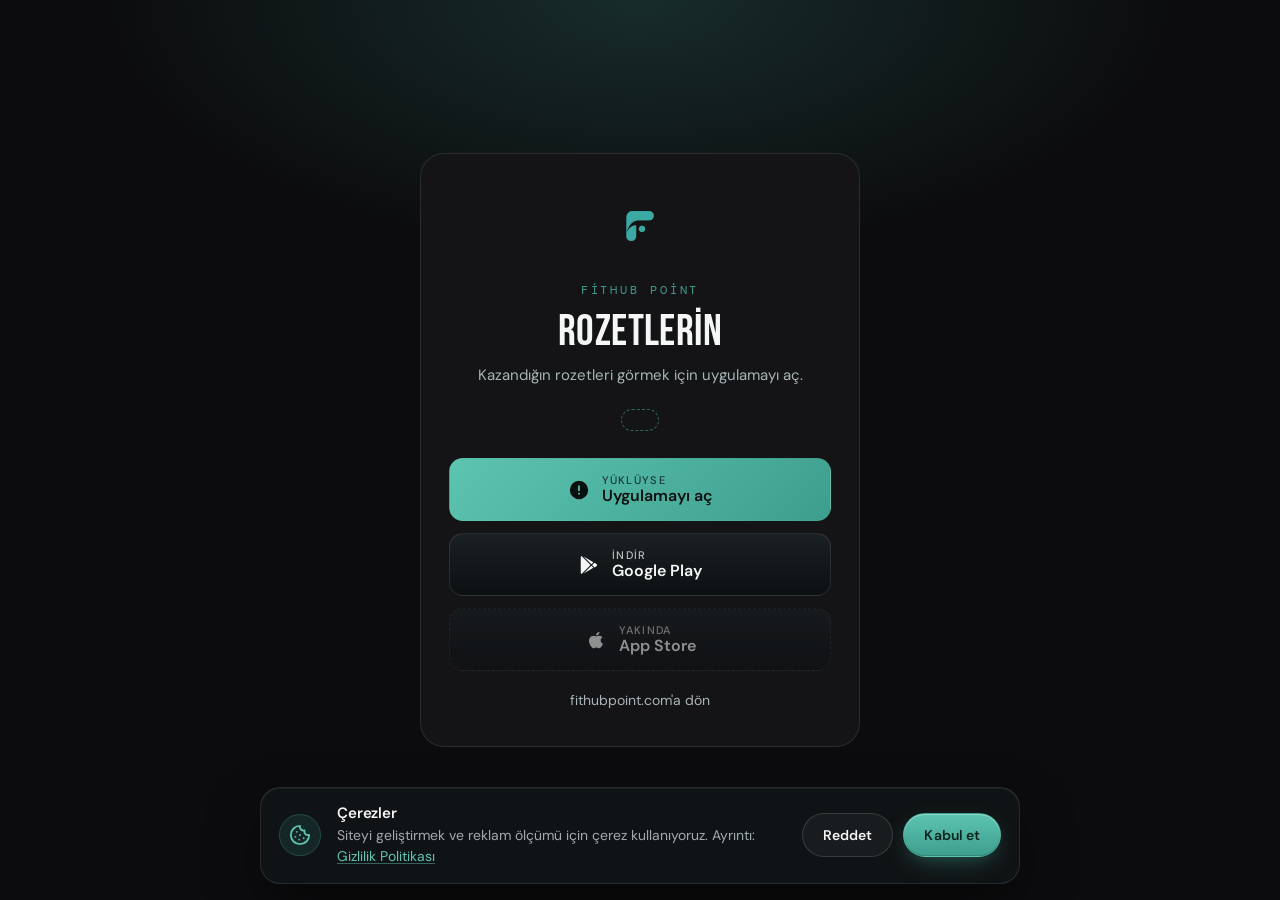
<file: app/badges/index.html>
<!DOCTYPE html>
<html lang="tr">
<head>
  <meta charset="UTF-8" />
  <meta name="viewport" content="width=device-width, initial-scale=1.0, viewport-fit=cover" />
  <!-- Ölçüm (9 Kas 2026): Google Onay Modu v2 → GA4 (G-8K471Y72SB) → Meta Pixel (2590275028153736).
       Varsayılan: dört sinyal de reddedilmiş. Rıza bandı /consent.js + /consent.css; metin /privacy.html#cerezler -->
  <script>
    window.dataLayer = window.dataLayer || [];
    function gtag(){dataLayer.push(arguments);}
    gtag('consent', 'default', {
      'ad_storage': 'denied',
      'ad_user_data': 'denied',
      'ad_personalization': 'denied',
      'analytics_storage': 'denied',
      'wait_for_update': 500
    });
    // Ziyaretçi daha önce seçim yaptıysa (localStorage fp_consent_v1 = granted | denied) hemen uygula
    var fpConsentStored = null;
    try { fpConsentStored = localStorage.getItem('fp_consent_v1'); } catch (e) {}
    if (fpConsentStored !== 'granted' && fpConsentStored !== 'denied') fpConsentStored = null;
    if (fpConsentStored) {
      gtag('consent', 'update', {
        'ad_storage': fpConsentStored,
        'ad_user_data': fpConsentStored,
        'ad_personalization': fpConsentStored,
        'analytics_storage': fpConsentStored
      });
    }
  </script>
  <!-- Google tag (gtag.js) -->
  <script async src="https://www.googletagmanager.com/gtag/js?id=G-8K471Y72SB"></script>
  <script>
    gtag('js', new Date());
    gtag('config', 'G-8K471Y72SB');
  </script>
  <!-- Meta Pixel: init'ten önce rıza geri çekilir (revoke); rıza gelince consent.js grant + PageView verir.
       noscript img parçası bilerek YOK: JS kapalıyken rıza durumu bilinemez, görsel koşulsuz istek atardı (KVKK). -->
  <script>
    !function(f,b,e,v,n,t,s){if(f.fbq)return;n=f.fbq=function(){n.callMethod?
    n.callMethod.apply(n,arguments):n.queue.push(arguments)};if(!f._fbq)f._fbq=n;
    n.push=n;n.loaded=!0;n.version='2.0';n.queue=[];t=b.createElement(e);t.async=!0;
    t.src=v;s=b.getElementsByTagName(e)[0];s.parentNode.insertBefore(t,s)}(window,document,'script',
    'https://connect.facebook.net/en_US/fbevents.js');
    // Rıza yoksa ya da reddedildiyse init'ten ÖNCE geri çek. Kayıtlı rıza varsa geri çekme: fbevents.js
    // yüklenmeden sıraya giren 'revoke', arkasındaki init + grant + PageView'ı da askıda bırakıyor (9 Kas testi).
    if (fpConsentStored !== 'granted') fbq('consent', 'revoke');
    fbq('init', '2590275028153736');
    if (fpConsentStored === 'granted') { fbq('consent', 'grant'); fbq('track', 'PageView'); }
  </script>
  <title>Fithub Point uygulamasında aç</title>
  <meta name="description" content="Bu bağlantı Fithub Point uygulamasında açılır. Uygulama yüklü değilse Google Play'den indir." />
  <meta name="robots" content="noindex" />
  <meta name="theme-color" content="#0C0C0E" />
  <link rel="preconnect" href="https://fonts.googleapis.com" />
  <link rel="preconnect" href="https://fonts.gstatic.com" crossorigin />
  <link href="https://fonts.googleapis.com/css2?family=Bebas+Neue&family=DM+Mono:wght@500&family=DM+Sans:wght@400;500;600&display=swap" rel="stylesheet" />
  <style>
    :root { --bg:#0C0C0E; --card:#141416; --text:#F5F7F7; --soft:#A8B4B7; --teal:#3E9E8E; --line:rgba(255,255,255,.1); }
    * { box-sizing:border-box; }
    body { margin:0; min-height:100vh; background:radial-gradient(60% 40% at 50% 0%, rgba(62,158,142,.22), transparent 70%), var(--bg); color:var(--text); font-family:"DM Sans", system-ui, sans-serif; display:flex; align-items:center; justify-content:center; padding:32px 20px; }
    .card { width:100%; max-width:440px; background:var(--card); border:1px solid var(--line); border-radius:24px; padding:36px 28px; text-align:center; }
    .logo { width:72px; height:72px; margin:0 auto 20px; display:block; }
    .eyebrow { font-family:"DM Mono", monospace; font-size:12px; letter-spacing:.24em; color:var(--teal); text-transform:uppercase; }
    h1 { font-family:"Bebas Neue", Impact, sans-serif; font-weight:400; font-size:44px; line-height:1; margin:12px 0 10px; letter-spacing:.01em; }
    p { color:var(--soft); font-size:15px; line-height:1.55; margin:0 0 22px; }
    .code { display:inline-block; margin:0 0 22px; padding:10px 18px; border:1px dashed rgba(62,158,142,.6); border-radius:12px; font-family:"DM Mono", monospace; font-size:22px; letter-spacing:.18em; color:var(--text); }
    .btn { display:flex; align-items:center; justify-content:center; gap:12px; width:100%; padding:15px 18px; border-radius:14px; text-decoration:none; font-weight:600; font-size:16px; margin-bottom:12px; border:1px solid var(--line); color:var(--text); background:linear-gradient(180deg,#1a2023,#0c1012); }
    .btn--primary { background:linear-gradient(135deg,#5DC4B0,#3E9E8E); color:#06100E; border-color:transparent; }
    .btn--soon { opacity:.55; border-style:dashed; cursor:default; }
    .btn svg { width:22px; height:22px; flex-shrink:0; }
    .btn small { display:block; font-size:11px; font-weight:500; letter-spacing:.12em; text-transform:uppercase; opacity:.75; }
    .btn div { text-align:left; line-height:1.15; }
    .back { display:inline-block; margin-top:8px; color:var(--soft); font-size:14px; text-decoration:none; }
    .back:hover { color:var(--text); }
  </style>
  <!-- Çerez/rıza bandı (tüm sayfalarda ortak) -->
  <link rel="stylesheet" href="/consent.css" />
  <script src="/consent.js" defer></script>
</head>
<body>
  <main class="card">
    <img class="logo" src="/assets/logo.png" alt="Fithub Point" />
    <div class="eyebrow">Fithub Point</div>
    <h1 id="title">Uygulamada aç</h1>
    <p id="lead">Bu bağlantı Fithub Point uygulamasında açılır. Uygulama yüklüyse otomatik açılmalı; değilse aşağıdan indir.</p>
    <div id="codeBox" class="code" hidden></div>
    <a id="openApp" class="btn btn--primary" href="#" hidden>
      <svg viewBox="0 0 24 24" fill="currentColor" aria-hidden="true"><path d="M12 2a10 10 0 1 0 0 20 10 10 0 0 0 0-20zm1 15h-2v-2h2v2zm0-4h-2V7h2v6z"/></svg>
      <div><small>Yüklüyse</small>Uygulamayı aç</div>
    </a>
    <a class="btn" href="https://play.google.com/store/apps/details?id=com.fithubpoint.app&amp;referrer=utm_source%3Dsite%26utm_medium%3Dbuton%26utm_campaign%3Drozetler" rel="noopener">
      <svg viewBox="0 0 24 24" fill="currentColor" aria-hidden="true"><path d="M3 20.5V3.5c0-.59.34-1.11.84-1.35L13.69 12 3.84 21.85c-.5-.25-.84-.76-.84-1.35M16.81 15.12 6.05 21.34l8.49-8.49 2.27 2.27M20.16 10.81c.39.31.66.78.66 1.31 0 .53-.25.99-.64 1.3l-2.21 1.27-2.6-2.59 2.6-2.59 2.19 1.3M6.05 2.66l10.76 6.22-2.27 2.27L6.05 2.66"/></svg>
      <div><small>İndir</small>Google Play</div>
    </a>
    <span class="btn btn--soon" title="App Store sürümü yakında">
      <svg viewBox="0 0 24 24" fill="currentColor" aria-hidden="true"><path d="M17.05 20.28c-.98.95-2.05.8-3.08.35-1.09-.46-2.09-.48-3.24 0-1.44.62-2.2.44-3.06-.35C2.79 15.25 3.51 7.59 9.05 7.31c1.35.07 2.29.74 3.08.8 1.18-.24 2.31-.93 3.57-.84 1.51.12 2.65.72 3.4 1.8-3.12 1.87-2.38 5.98.48 7.13-.57 1.5-1.31 2.99-2.54 4.09l.01-.01zM12.03 7.25c-.15-2.23 1.66-4.07 3.74-4.25.29 2.58-2.34 4.5-3.74 4.25z"/></svg>
      <div><small>Yakında</small>App Store</div>
    </span>
    <a class="back" href="/">fithubpoint.com'a dön</a>
  </main>
  <script>
    (function () {
      var path = location.pathname.replace(/\/+$/, "");
      var parts = path.split("/").filter(Boolean); // ["app", ...]
      var title = document.getElementById("title");
      var lead = document.getElementById("lead");
      var codeBox = document.getElementById("codeBox");
      if (parts[1] === "coach" && parts[2]) {
        var code = decodeURIComponent(parts[2]).toUpperCase().replace(/[^A-Z0-9]/g, "").slice(0, 20);
        if (code) {
          title.textContent = "Koç davet kodun hazır";
          lead.textContent = "Uygulamayı indir, kayıt olduktan sonra bu kodu koç seçim adımında gir.";
          codeBox.textContent = code;
          codeBox.hidden = false;
        }
      } else if (parts[1] === "workout") {
        title.textContent = "Bugünkü antrenman";
        lead.textContent = "Antrenman programını görmek için uygulamayı aç. Yüklü değilse Google Play'den indir.";
      } else if (parts[1] === "badges") {
        title.textContent = "Rozetlerin";
        lead.textContent = "Kazandığın rozetleri görmek için uygulamayı aç.";
      }
      // Android: bağlantı tarayıcıda açıldıysa uygulamayı intent ile dene (yüklü değilse Play'e düşer)
      if (/android/i.test(navigator.userAgent)) {
        var open = document.getElementById("openApp");
        var target = location.pathname + location.search;
        open.href = "intent://fithubpoint.com" + target + "#Intent;scheme=https;package=com.fithubpoint.app;S.browser_fallback_url=" +
          encodeURIComponent("https://play.google.com/store/apps/details?id=com.fithubpoint.app&referrer=utm_source%3Dsite%26utm_medium%3Dbuton%26utm_campaign%3Drozetler") + ";end";
        open.hidden = false;
      }
    })();
  </script>
</body>
</html>
</file>
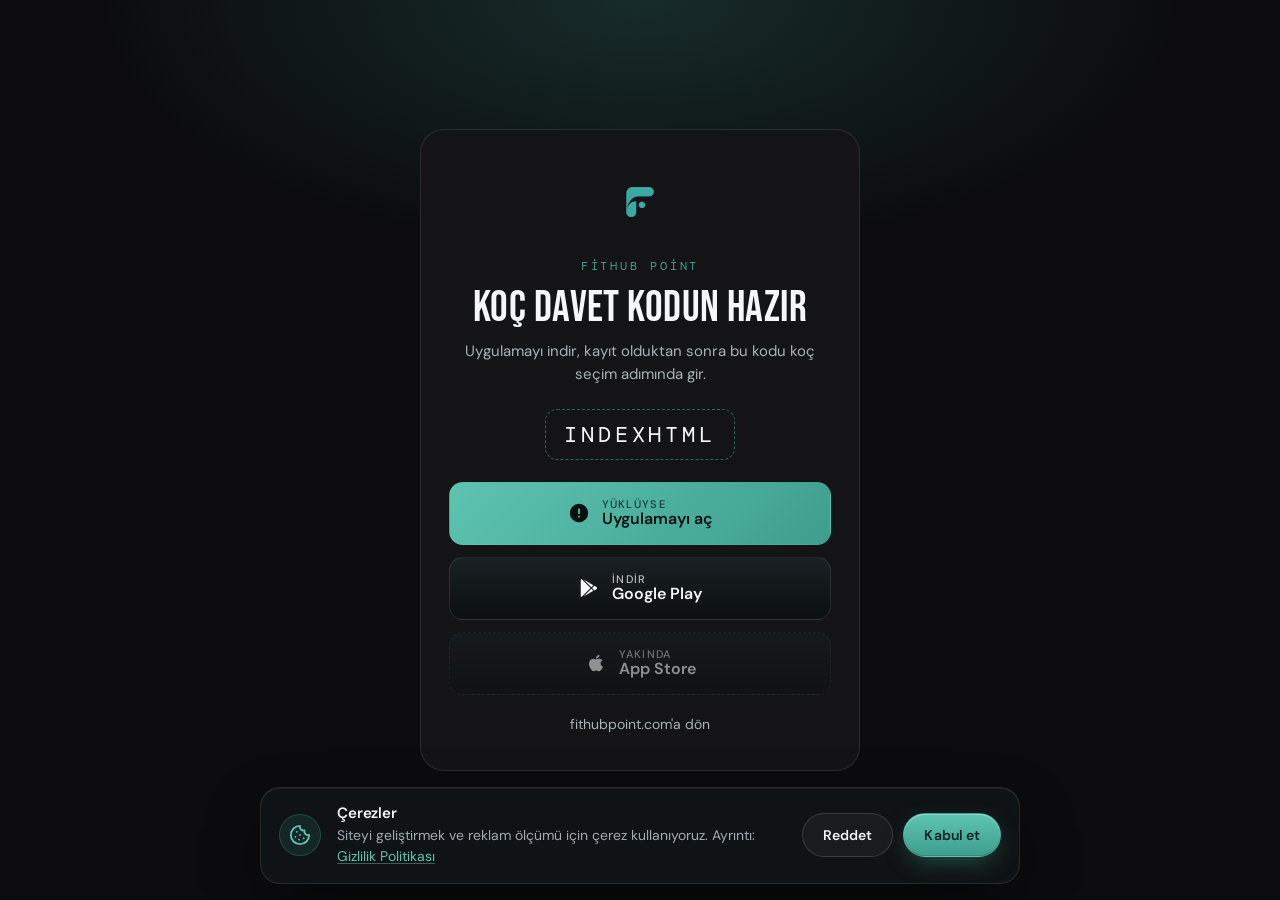
<file: app/coach/index.html>
<!DOCTYPE html>
<html lang="tr">
<head>
  <meta charset="UTF-8" />
  <meta name="viewport" content="width=device-width, initial-scale=1.0, viewport-fit=cover" />
  <!-- Ölçüm (9 Kas 2026): Google Onay Modu v2 → GA4 (G-8K471Y72SB) → Meta Pixel (2590275028153736).
       Varsayılan: dört sinyal de reddedilmiş. Rıza bandı /consent.js + /consent.css; metin /privacy.html#cerezler -->
  <script>
    window.dataLayer = window.dataLayer || [];
    function gtag(){dataLayer.push(arguments);}
    gtag('consent', 'default', {
      'ad_storage': 'denied',
      'ad_user_data': 'denied',
      'ad_personalization': 'denied',
      'analytics_storage': 'denied',
      'wait_for_update': 500
    });
    // Ziyaretçi daha önce seçim yaptıysa (localStorage fp_consent_v1 = granted | denied) hemen uygula
    var fpConsentStored = null;
    try { fpConsentStored = localStorage.getItem('fp_consent_v1'); } catch (e) {}
    if (fpConsentStored !== 'granted' && fpConsentStored !== 'denied') fpConsentStored = null;
    if (fpConsentStored) {
      gtag('consent', 'update', {
        'ad_storage': fpConsentStored,
        'ad_user_data': fpConsentStored,
        'ad_personalization': fpConsentStored,
        'analytics_storage': fpConsentStored
      });
    }
  </script>
  <!-- Google tag (gtag.js) -->
  <script async src="https://www.googletagmanager.com/gtag/js?id=G-8K471Y72SB"></script>
  <script>
    gtag('js', new Date());
    gtag('config', 'G-8K471Y72SB');
  </script>
  <!-- Meta Pixel: init'ten önce rıza geri çekilir (revoke); rıza gelince consent.js grant + PageView verir.
       noscript img parçası bilerek YOK: JS kapalıyken rıza durumu bilinemez, görsel koşulsuz istek atardı (KVKK). -->
  <script>
    !function(f,b,e,v,n,t,s){if(f.fbq)return;n=f.fbq=function(){n.callMethod?
    n.callMethod.apply(n,arguments):n.queue.push(arguments)};if(!f._fbq)f._fbq=n;
    n.push=n;n.loaded=!0;n.version='2.0';n.queue=[];t=b.createElement(e);t.async=!0;
    t.src=v;s=b.getElementsByTagName(e)[0];s.parentNode.insertBefore(t,s)}(window,document,'script',
    'https://connect.facebook.net/en_US/fbevents.js');
    // Rıza yoksa ya da reddedildiyse init'ten ÖNCE geri çek. Kayıtlı rıza varsa geri çekme: fbevents.js
    // yüklenmeden sıraya giren 'revoke', arkasındaki init + grant + PageView'ı da askıda bırakıyor (9 Kas testi).
    if (fpConsentStored !== 'granted') fbq('consent', 'revoke');
    fbq('init', '2590275028153736');
    if (fpConsentStored === 'granted') { fbq('consent', 'grant'); fbq('track', 'PageView'); }
  </script>
  <title>Fithub Point uygulamasında aç</title>
  <meta name="description" content="Bu bağlantı Fithub Point uygulamasında açılır. Uygulama yüklü değilse Google Play'den indir." />
  <meta name="robots" content="noindex" />
  <meta name="theme-color" content="#0C0C0E" />
  <link rel="preconnect" href="https://fonts.googleapis.com" />
  <link rel="preconnect" href="https://fonts.gstatic.com" crossorigin />
  <link href="https://fonts.googleapis.com/css2?family=Bebas+Neue&family=DM+Mono:wght@500&family=DM+Sans:wght@400;500;600&display=swap" rel="stylesheet" />
  <style>
    :root { --bg:#0C0C0E; --card:#141416; --text:#F5F7F7; --soft:#A8B4B7; --teal:#3E9E8E; --line:rgba(255,255,255,.1); }
    * { box-sizing:border-box; }
    body { margin:0; min-height:100vh; background:radial-gradient(60% 40% at 50% 0%, rgba(62,158,142,.22), transparent 70%), var(--bg); color:var(--text); font-family:"DM Sans", system-ui, sans-serif; display:flex; align-items:center; justify-content:center; padding:32px 20px; }
    .card { width:100%; max-width:440px; background:var(--card); border:1px solid var(--line); border-radius:24px; padding:36px 28px; text-align:center; }
    .logo { width:72px; height:72px; margin:0 auto 20px; display:block; }
    .eyebrow { font-family:"DM Mono", monospace; font-size:12px; letter-spacing:.24em; color:var(--teal); text-transform:uppercase; }
    h1 { font-family:"Bebas Neue", Impact, sans-serif; font-weight:400; font-size:44px; line-height:1; margin:12px 0 10px; letter-spacing:.01em; }
    p { color:var(--soft); font-size:15px; line-height:1.55; margin:0 0 22px; }
    .code { display:inline-block; margin:0 0 22px; padding:10px 18px; border:1px dashed rgba(62,158,142,.6); border-radius:12px; font-family:"DM Mono", monospace; font-size:22px; letter-spacing:.18em; color:var(--text); }
    .btn { display:flex; align-items:center; justify-content:center; gap:12px; width:100%; padding:15px 18px; border-radius:14px; text-decoration:none; font-weight:600; font-size:16px; margin-bottom:12px; border:1px solid var(--line); color:var(--text); background:linear-gradient(180deg,#1a2023,#0c1012); }
    .btn--primary { background:linear-gradient(135deg,#5DC4B0,#3E9E8E); color:#06100E; border-color:transparent; }
    .btn--soon { opacity:.55; border-style:dashed; cursor:default; }
    .btn svg { width:22px; height:22px; flex-shrink:0; }
    .btn small { display:block; font-size:11px; font-weight:500; letter-spacing:.12em; text-transform:uppercase; opacity:.75; }
    .btn div { text-align:left; line-height:1.15; }
    .back { display:inline-block; margin-top:8px; color:var(--soft); font-size:14px; text-decoration:none; }
    .back:hover { color:var(--text); }
  </style>
  <!-- Çerez/rıza bandı (tüm sayfalarda ortak) -->
  <link rel="stylesheet" href="/consent.css" />
  <script src="/consent.js" defer></script>
</head>
<body>
  <main class="card">
    <img class="logo" src="/assets/logo.png" alt="Fithub Point" />
    <div class="eyebrow">Fithub Point</div>
    <h1 id="title">Uygulamada aç</h1>
    <p id="lead">Bu bağlantı Fithub Point uygulamasında açılır. Uygulama yüklüyse otomatik açılmalı; değilse aşağıdan indir.</p>
    <div id="codeBox" class="code" hidden></div>
    <a id="openApp" class="btn btn--primary" href="#" hidden>
      <svg viewBox="0 0 24 24" fill="currentColor" aria-hidden="true"><path d="M12 2a10 10 0 1 0 0 20 10 10 0 0 0 0-20zm1 15h-2v-2h2v2zm0-4h-2V7h2v6z"/></svg>
      <div><small>Yüklüyse</small>Uygulamayı aç</div>
    </a>
    <a class="btn" href="https://play.google.com/store/apps/details?id=com.fithubpoint.app&amp;referrer=utm_source%3Dsite%26utm_medium%3Dbuton%26utm_campaign%3Dkoc_sayfasi" rel="noopener">
      <svg viewBox="0 0 24 24" fill="currentColor" aria-hidden="true"><path d="M3 20.5V3.5c0-.59.34-1.11.84-1.35L13.69 12 3.84 21.85c-.5-.25-.84-.76-.84-1.35M16.81 15.12 6.05 21.34l8.49-8.49 2.27 2.27M20.16 10.81c.39.31.66.78.66 1.31 0 .53-.25.99-.64 1.3l-2.21 1.27-2.6-2.59 2.6-2.59 2.19 1.3M6.05 2.66l10.76 6.22-2.27 2.27L6.05 2.66"/></svg>
      <div><small>İndir</small>Google Play</div>
    </a>
    <span class="btn btn--soon" title="App Store sürümü yakında">
      <svg viewBox="0 0 24 24" fill="currentColor" aria-hidden="true"><path d="M17.05 20.28c-.98.95-2.05.8-3.08.35-1.09-.46-2.09-.48-3.24 0-1.44.62-2.2.44-3.06-.35C2.79 15.25 3.51 7.59 9.05 7.31c1.35.07 2.29.74 3.08.8 1.18-.24 2.31-.93 3.57-.84 1.51.12 2.65.72 3.4 1.8-3.12 1.87-2.38 5.98.48 7.13-.57 1.5-1.31 2.99-2.54 4.09l.01-.01zM12.03 7.25c-.15-2.23 1.66-4.07 3.74-4.25.29 2.58-2.34 4.5-3.74 4.25z"/></svg>
      <div><small>Yakında</small>App Store</div>
    </span>
    <a class="back" href="/">fithubpoint.com'a dön</a>
  </main>
  <script>
    (function () {
      var path = location.pathname.replace(/\/+$/, "");
      var parts = path.split("/").filter(Boolean); // ["app", ...]
      var title = document.getElementById("title");
      var lead = document.getElementById("lead");
      var codeBox = document.getElementById("codeBox");
      if (parts[1] === "coach" && parts[2]) {
        var code = decodeURIComponent(parts[2]).toUpperCase().replace(/[^A-Z0-9]/g, "").slice(0, 20);
        if (code) {
          title.textContent = "Koç davet kodun hazır";
          lead.textContent = "Uygulamayı indir, kayıt olduktan sonra bu kodu koç seçim adımında gir.";
          codeBox.textContent = code;
          codeBox.hidden = false;
        }
      } else if (parts[1] === "workout") {
        title.textContent = "Bugünkü antrenman";
        lead.textContent = "Antrenman programını görmek için uygulamayı aç. Yüklü değilse Google Play'den indir.";
      } else if (parts[1] === "badges") {
        title.textContent = "Rozetlerin";
        lead.textContent = "Kazandığın rozetleri görmek için uygulamayı aç.";
      }
      // Android: bağlantı tarayıcıda açıldıysa uygulamayı intent ile dene (yüklü değilse Play'e düşer)
      if (/android/i.test(navigator.userAgent)) {
        var open = document.getElementById("openApp");
        var target = location.pathname + location.search;
        open.href = "intent://fithubpoint.com" + target + "#Intent;scheme=https;package=com.fithubpoint.app;S.browser_fallback_url=" +
          encodeURIComponent("https://play.google.com/store/apps/details?id=com.fithubpoint.app&referrer=utm_source%3Dsite%26utm_medium%3Dbuton%26utm_campaign%3Dkoc_sayfasi") + ";end";
        open.hidden = false;
      }
    })();
  </script>
</body>
</html>
</file>
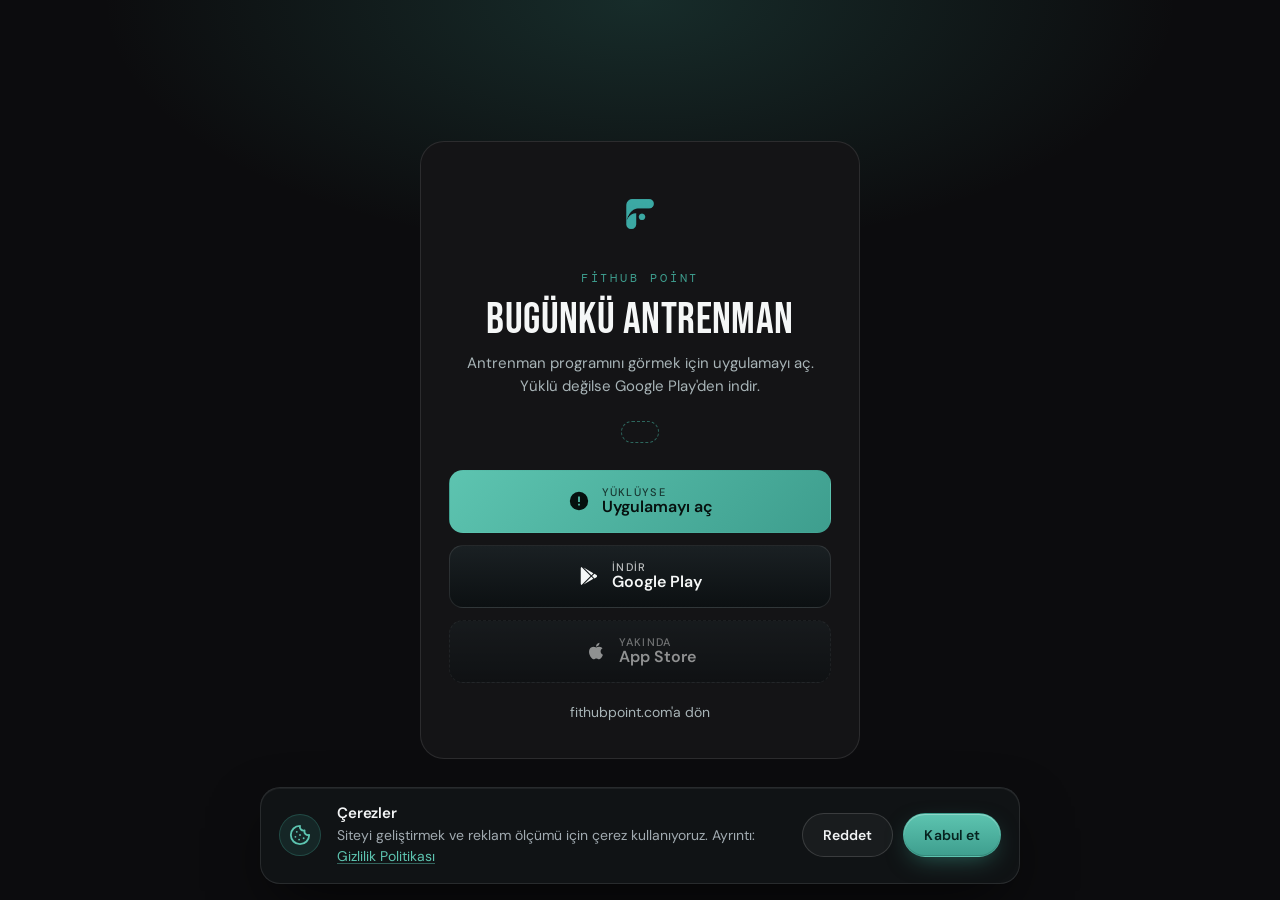
<file: app/workout/index.html>
<!DOCTYPE html>
<html lang="tr">
<head>
  <meta charset="UTF-8" />
  <meta name="viewport" content="width=device-width, initial-scale=1.0, viewport-fit=cover" />
  <!-- Ölçüm (9 Kas 2026): Google Onay Modu v2 → GA4 (G-8K471Y72SB) → Meta Pixel (2590275028153736).
       Varsayılan: dört sinyal de reddedilmiş. Rıza bandı /consent.js + /consent.css; metin /privacy.html#cerezler -->
  <script>
    window.dataLayer = window.dataLayer || [];
    function gtag(){dataLayer.push(arguments);}
    gtag('consent', 'default', {
      'ad_storage': 'denied',
      'ad_user_data': 'denied',
      'ad_personalization': 'denied',
      'analytics_storage': 'denied',
      'wait_for_update': 500
    });
    // Ziyaretçi daha önce seçim yaptıysa (localStorage fp_consent_v1 = granted | denied) hemen uygula
    var fpConsentStored = null;
    try { fpConsentStored = localStorage.getItem('fp_consent_v1'); } catch (e) {}
    if (fpConsentStored !== 'granted' && fpConsentStored !== 'denied') fpConsentStored = null;
    if (fpConsentStored) {
      gtag('consent', 'update', {
        'ad_storage': fpConsentStored,
        'ad_user_data': fpConsentStored,
        'ad_personalization': fpConsentStored,
        'analytics_storage': fpConsentStored
      });
    }
  </script>
  <!-- Google tag (gtag.js) -->
  <script async src="https://www.googletagmanager.com/gtag/js?id=G-8K471Y72SB"></script>
  <script>
    gtag('js', new Date());
    gtag('config', 'G-8K471Y72SB');
  </script>
  <!-- Meta Pixel: init'ten önce rıza geri çekilir (revoke); rıza gelince consent.js grant + PageView verir.
       noscript img parçası bilerek YOK: JS kapalıyken rıza durumu bilinemez, görsel koşulsuz istek atardı (KVKK). -->
  <script>
    !function(f,b,e,v,n,t,s){if(f.fbq)return;n=f.fbq=function(){n.callMethod?
    n.callMethod.apply(n,arguments):n.queue.push(arguments)};if(!f._fbq)f._fbq=n;
    n.push=n;n.loaded=!0;n.version='2.0';n.queue=[];t=b.createElement(e);t.async=!0;
    t.src=v;s=b.getElementsByTagName(e)[0];s.parentNode.insertBefore(t,s)}(window,document,'script',
    'https://connect.facebook.net/en_US/fbevents.js');
    // Rıza yoksa ya da reddedildiyse init'ten ÖNCE geri çek. Kayıtlı rıza varsa geri çekme: fbevents.js
    // yüklenmeden sıraya giren 'revoke', arkasındaki init + grant + PageView'ı da askıda bırakıyor (9 Kas testi).
    if (fpConsentStored !== 'granted') fbq('consent', 'revoke');
    fbq('init', '2590275028153736');
    if (fpConsentStored === 'granted') { fbq('consent', 'grant'); fbq('track', 'PageView'); }
  </script>
  <title>Fithub Point uygulamasında aç</title>
  <meta name="description" content="Bu bağlantı Fithub Point uygulamasında açılır. Uygulama yüklü değilse Google Play'den indir." />
  <meta name="robots" content="noindex" />
  <meta name="theme-color" content="#0C0C0E" />
  <link rel="preconnect" href="https://fonts.googleapis.com" />
  <link rel="preconnect" href="https://fonts.gstatic.com" crossorigin />
  <link href="https://fonts.googleapis.com/css2?family=Bebas+Neue&family=DM+Mono:wght@500&family=DM+Sans:wght@400;500;600&display=swap" rel="stylesheet" />
  <style>
    :root { --bg:#0C0C0E; --card:#141416; --text:#F5F7F7; --soft:#A8B4B7; --teal:#3E9E8E; --line:rgba(255,255,255,.1); }
    * { box-sizing:border-box; }
    body { margin:0; min-height:100vh; background:radial-gradient(60% 40% at 50% 0%, rgba(62,158,142,.22), transparent 70%), var(--bg); color:var(--text); font-family:"DM Sans", system-ui, sans-serif; display:flex; align-items:center; justify-content:center; padding:32px 20px; }
    .card { width:100%; max-width:440px; background:var(--card); border:1px solid var(--line); border-radius:24px; padding:36px 28px; text-align:center; }
    .logo { width:72px; height:72px; margin:0 auto 20px; display:block; }
    .eyebrow { font-family:"DM Mono", monospace; font-size:12px; letter-spacing:.24em; color:var(--teal); text-transform:uppercase; }
    h1 { font-family:"Bebas Neue", Impact, sans-serif; font-weight:400; font-size:44px; line-height:1; margin:12px 0 10px; letter-spacing:.01em; }
    p { color:var(--soft); font-size:15px; line-height:1.55; margin:0 0 22px; }
    .code { display:inline-block; margin:0 0 22px; padding:10px 18px; border:1px dashed rgba(62,158,142,.6); border-radius:12px; font-family:"DM Mono", monospace; font-size:22px; letter-spacing:.18em; color:var(--text); }
    .btn { display:flex; align-items:center; justify-content:center; gap:12px; width:100%; padding:15px 18px; border-radius:14px; text-decoration:none; font-weight:600; font-size:16px; margin-bottom:12px; border:1px solid var(--line); color:var(--text); background:linear-gradient(180deg,#1a2023,#0c1012); }
    .btn--primary { background:linear-gradient(135deg,#5DC4B0,#3E9E8E); color:#06100E; border-color:transparent; }
    .btn--soon { opacity:.55; border-style:dashed; cursor:default; }
    .btn svg { width:22px; height:22px; flex-shrink:0; }
    .btn small { display:block; font-size:11px; font-weight:500; letter-spacing:.12em; text-transform:uppercase; opacity:.75; }
    .btn div { text-align:left; line-height:1.15; }
    .back { display:inline-block; margin-top:8px; color:var(--soft); font-size:14px; text-decoration:none; }
    .back:hover { color:var(--text); }
  </style>
  <!-- Çerez/rıza bandı (tüm sayfalarda ortak) -->
  <link rel="stylesheet" href="/consent.css" />
  <script src="/consent.js" defer></script>
</head>
<body>
  <main class="card">
    <img class="logo" src="/assets/logo.png" alt="Fithub Point" />
    <div class="eyebrow">Fithub Point</div>
    <h1 id="title">Uygulamada aç</h1>
    <p id="lead">Bu bağlantı Fithub Point uygulamasında açılır. Uygulama yüklüyse otomatik açılmalı; değilse aşağıdan indir.</p>
    <div id="codeBox" class="code" hidden></div>
    <a id="openApp" class="btn btn--primary" href="#" hidden>
      <svg viewBox="0 0 24 24" fill="currentColor" aria-hidden="true"><path d="M12 2a10 10 0 1 0 0 20 10 10 0 0 0 0-20zm1 15h-2v-2h2v2zm0-4h-2V7h2v6z"/></svg>
      <div><small>Yüklüyse</small>Uygulamayı aç</div>
    </a>
    <a class="btn" href="https://play.google.com/store/apps/details?id=com.fithubpoint.app&amp;referrer=utm_source%3Dsite%26utm_medium%3Dbuton%26utm_campaign%3Dantrenman" rel="noopener">
      <svg viewBox="0 0 24 24" fill="currentColor" aria-hidden="true"><path d="M3 20.5V3.5c0-.59.34-1.11.84-1.35L13.69 12 3.84 21.85c-.5-.25-.84-.76-.84-1.35M16.81 15.12 6.05 21.34l8.49-8.49 2.27 2.27M20.16 10.81c.39.31.66.78.66 1.31 0 .53-.25.99-.64 1.3l-2.21 1.27-2.6-2.59 2.6-2.59 2.19 1.3M6.05 2.66l10.76 6.22-2.27 2.27L6.05 2.66"/></svg>
      <div><small>İndir</small>Google Play</div>
    </a>
    <span class="btn btn--soon" title="App Store sürümü yakında">
      <svg viewBox="0 0 24 24" fill="currentColor" aria-hidden="true"><path d="M17.05 20.28c-.98.95-2.05.8-3.08.35-1.09-.46-2.09-.48-3.24 0-1.44.62-2.2.44-3.06-.35C2.79 15.25 3.51 7.59 9.05 7.31c1.35.07 2.29.74 3.08.8 1.18-.24 2.31-.93 3.57-.84 1.51.12 2.65.72 3.4 1.8-3.12 1.87-2.38 5.98.48 7.13-.57 1.5-1.31 2.99-2.54 4.09l.01-.01zM12.03 7.25c-.15-2.23 1.66-4.07 3.74-4.25.29 2.58-2.34 4.5-3.74 4.25z"/></svg>
      <div><small>Yakında</small>App Store</div>
    </span>
    <a class="back" href="/">fithubpoint.com'a dön</a>
  </main>
  <script>
    (function () {
      var path = location.pathname.replace(/\/+$/, "");
      var parts = path.split("/").filter(Boolean); // ["app", ...]
      var title = document.getElementById("title");
      var lead = document.getElementById("lead");
      var codeBox = document.getElementById("codeBox");
      if (parts[1] === "coach" && parts[2]) {
        var code = decodeURIComponent(parts[2]).toUpperCase().replace(/[^A-Z0-9]/g, "").slice(0, 20);
        if (code) {
          title.textContent = "Koç davet kodun hazır";
          lead.textContent = "Uygulamayı indir, kayıt olduktan sonra bu kodu koç seçim adımında gir.";
          codeBox.textContent = code;
          codeBox.hidden = false;
        }
      } else if (parts[1] === "workout") {
        title.textContent = "Bugünkü antrenman";
        lead.textContent = "Antrenman programını görmek için uygulamayı aç. Yüklü değilse Google Play'den indir.";
      } else if (parts[1] === "badges") {
        title.textContent = "Rozetlerin";
        lead.textContent = "Kazandığın rozetleri görmek için uygulamayı aç.";
      }
      // Android: bağlantı tarayıcıda açıldıysa uygulamayı intent ile dene (yüklü değilse Play'e düşer)
      if (/android/i.test(navigator.userAgent)) {
        var open = document.getElementById("openApp");
        var target = location.pathname + location.search;
        open.href = "intent://fithubpoint.com" + target + "#Intent;scheme=https;package=com.fithubpoint.app;S.browser_fallback_url=" +
          encodeURIComponent("https://play.google.com/store/apps/details?id=com.fithubpoint.app&referrer=utm_source%3Dsite%26utm_medium%3Dbuton%26utm_campaign%3Dantrenman") + ";end";
        open.hidden = false;
      }
    })();
  </script>
</body>
</html>
</file>
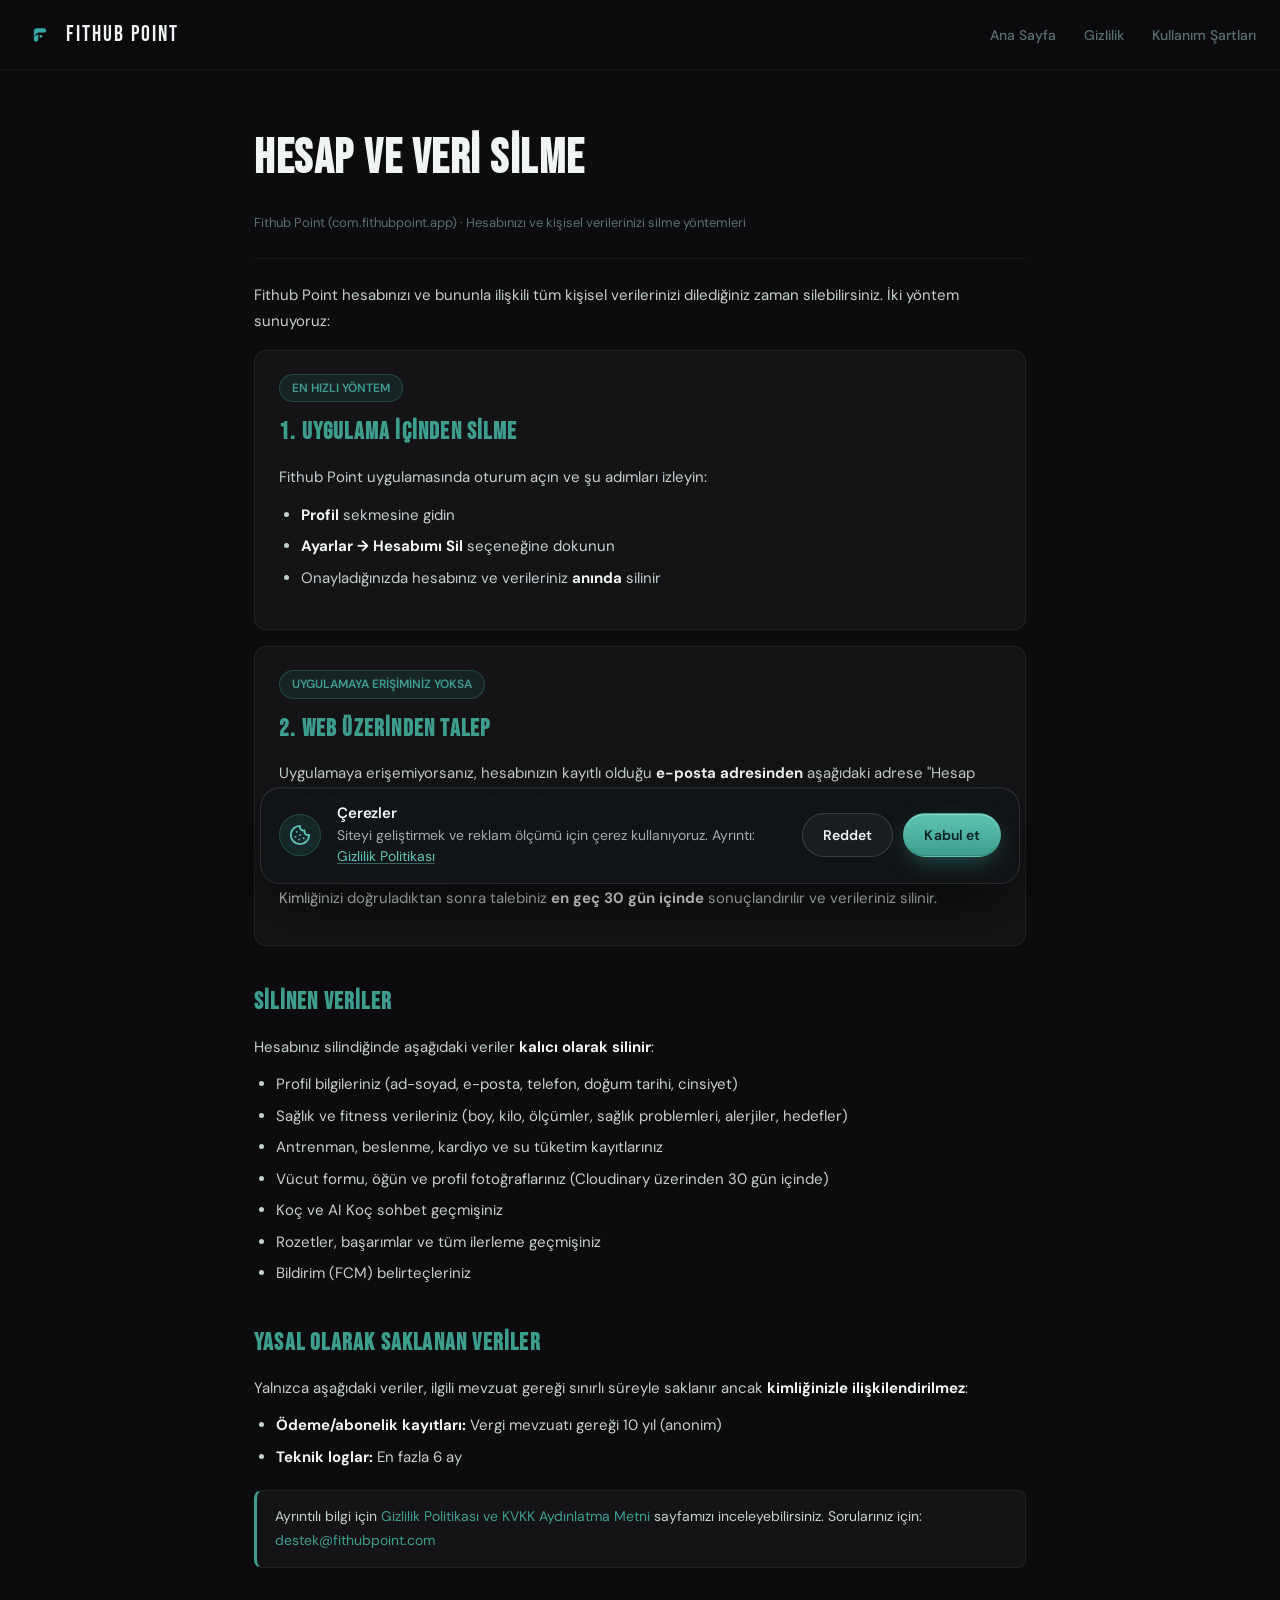
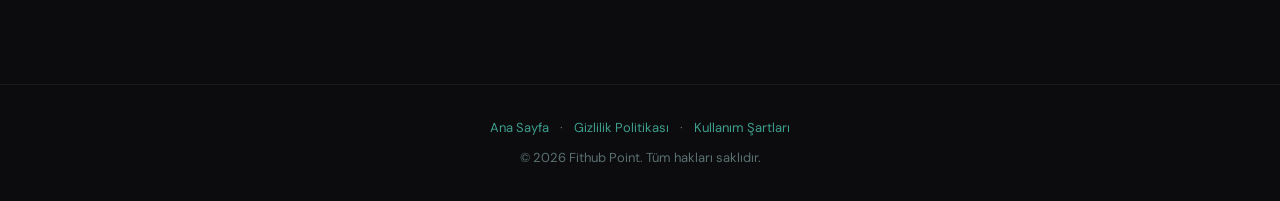
<file: hesap-silme.html>
<!DOCTYPE html>
<html lang="tr">
<head>
  <meta charset="UTF-8">
  <meta name="viewport" content="width=device-width, initial-scale=1.0">
  <!-- Ölçüm (9 Kas 2026): Google Onay Modu v2 → GA4 (G-8K471Y72SB) → Meta Pixel (2590275028153736).
       Varsayılan: dört sinyal de reddedilmiş. Rıza bandı /consent.js + /consent.css; metin /privacy.html#cerezler -->
  <script>
    window.dataLayer = window.dataLayer || [];
    function gtag(){dataLayer.push(arguments);}
    gtag('consent', 'default', {
      'ad_storage': 'denied',
      'ad_user_data': 'denied',
      'ad_personalization': 'denied',
      'analytics_storage': 'denied',
      'wait_for_update': 500
    });
    // Ziyaretçi daha önce seçim yaptıysa (localStorage fp_consent_v1 = granted | denied) hemen uygula
    var fpConsentStored = null;
    try { fpConsentStored = localStorage.getItem('fp_consent_v1'); } catch (e) {}
    if (fpConsentStored !== 'granted' && fpConsentStored !== 'denied') fpConsentStored = null;
    if (fpConsentStored) {
      gtag('consent', 'update', {
        'ad_storage': fpConsentStored,
        'ad_user_data': fpConsentStored,
        'ad_personalization': fpConsentStored,
        'analytics_storage': fpConsentStored
      });
    }
  </script>
  <!-- Google tag (gtag.js) -->
  <script async src="https://www.googletagmanager.com/gtag/js?id=G-8K471Y72SB"></script>
  <script>
    gtag('js', new Date());
    gtag('config', 'G-8K471Y72SB');
  </script>
  <!-- Meta Pixel: init'ten önce rıza geri çekilir (revoke); rıza gelince consent.js grant + PageView verir.
       noscript img parçası bilerek YOK: JS kapalıyken rıza durumu bilinemez, görsel koşulsuz istek atardı (KVKK). -->
  <script>
    !function(f,b,e,v,n,t,s){if(f.fbq)return;n=f.fbq=function(){n.callMethod?
    n.callMethod.apply(n,arguments):n.queue.push(arguments)};if(!f._fbq)f._fbq=n;
    n.push=n;n.loaded=!0;n.version='2.0';n.queue=[];t=b.createElement(e);t.async=!0;
    t.src=v;s=b.getElementsByTagName(e)[0];s.parentNode.insertBefore(t,s)}(window,document,'script',
    'https://connect.facebook.net/en_US/fbevents.js');
    // Rıza yoksa ya da reddedildiyse init'ten ÖNCE geri çek. Kayıtlı rıza varsa geri çekme: fbevents.js
    // yüklenmeden sıraya giren 'revoke', arkasındaki init + grant + PageView'ı da askıda bırakıyor (9 Kas testi).
    if (fpConsentStored !== 'granted') fbq('consent', 'revoke');
    fbq('init', '2590275028153736');
    if (fpConsentStored === 'granted') { fbq('consent', 'grant'); fbq('track', 'PageView'); }
  </script>
  <title>Hesap Silme Talebi - Fithub Point</title>
  <meta name="description" content="Fithub Point hesabınızı ve verilerinizi nasıl silebileceğinizi öğrenin. Uygulama içinden veya web üzerinden hesap silme talebi.">
  <link rel="icon" href="assets/logo.png">
  <link rel="preconnect" href="https://fonts.googleapis.com">
  <link rel="preconnect" href="https://fonts.gstatic.com" crossorigin>
  <link href="https://fonts.googleapis.com/css2?family=Bebas+Neue&family=DM+Sans:ital,opsz,wght@0,9..40,300;0,9..40,400;0,9..40,500;0,9..40,600;0,9..40,700&display=swap" rel="stylesheet">
  <style>
    *, *::before, *::after { margin: 0; padding: 0; box-sizing: border-box; }
    :root {
      --bg: #0C0C0E;
      --surface: #141416;
      --surface2: #1A1A1E;
      --accent: #3E9E8E;
      --accent2: #6BBFB5;
      --text: #F0F4F4;
      --textSoft: #C4D0CE;
      --muted: #5A7070;
      --border: rgba(255,255,255,0.06);
    }
    html { scroll-behavior: smooth; }
    body {
      font-family: 'DM Sans', sans-serif;
      background: var(--bg);
      color: var(--text);
      line-height: 1.7;
      -webkit-font-smoothing: antialiased;
    }
    nav {
      position: sticky; top: 0; z-index: 100;
      padding: 16px 24px;
      display: flex; align-items: center; justify-content: space-between;
      background: rgba(12,12,14,0.9);
      backdrop-filter: blur(20px);
      -webkit-backdrop-filter: blur(20px);
      border-bottom: 1px solid var(--border);
    }
    nav a.brand { display: flex; align-items: center; gap: 10px; text-decoration: none; color: var(--text); }
    nav a.brand img { width: 32px; height: 32px; border-radius: 8px; }
    nav a.brand span { font-family: 'Bebas Neue', sans-serif; font-size: 22px; letter-spacing: 2px; }
    nav .links a {
      color: var(--muted); text-decoration: none; font-size: 14px;
      font-weight: 500; margin-left: 24px;
    }
    nav .links a:hover { color: var(--text); }

    main {
      max-width: 820px;
      margin: 0 auto;
      padding: 48px 24px 96px;
    }
    h1 {
      font-family: 'Bebas Neue', sans-serif;
      font-size: clamp(32px, 5vw, 48px);
      letter-spacing: 1.5px;
      margin-bottom: 12px;
    }
    h2 {
      font-family: 'Bebas Neue', sans-serif;
      font-size: 24px; letter-spacing: 1.2px;
      color: var(--accent);
      margin: 36px 0 12px;
    }
    p { color: var(--textSoft); margin-bottom: 12px; font-size: 15px; }
    ul { padding-left: 22px; margin-bottom: 16px; color: var(--textSoft); font-size: 15px; }
    li { margin-bottom: 6px; }
    strong { color: var(--text); }
    a.inline { color: var(--accent); text-decoration: none; }
    .meta {
      color: var(--muted); font-size: 13px;
      padding-bottom: 24px; border-bottom: 1px solid var(--border);
      margin-bottom: 24px;
    }
    .step {
      background: var(--surface);
      border: 1px solid var(--border);
      border-radius: 12px;
      padding: 22px 24px;
      margin: 16px 0;
    }
    .step h2 { margin-top: 0; }
    .badge {
      display: inline-block;
      font-size: 12px; font-weight: 600;
      color: var(--accent);
      background: rgba(62,158,142,0.12);
      border: 1px solid rgba(62,158,142,0.3);
      border-radius: 999px;
      padding: 3px 12px;
      margin-bottom: 10px;
    }
    .mail {
      display: inline-block;
      font-weight: 600; color: var(--text);
      background: var(--surface2);
      border: 1px solid var(--border);
      border-radius: 8px;
      padding: 8px 14px;
      margin: 6px 0 10px;
      text-decoration: none;
    }
    .note {
      background: var(--surface);
      border: 1px solid var(--border);
      border-left: 3px solid var(--accent);
      padding: 14px 18px;
      border-radius: 8px;
      margin: 20px 0;
      font-size: 14px;
      color: var(--textSoft);
    }
    footer {
      border-top: 1px solid var(--border);
      padding: 32px 24px;
      text-align: center;
      color: var(--muted);
      font-size: 13px;
    }
    footer a { color: var(--accent); text-decoration: none; margin: 0 8px; }
  </style>
  <!-- Çerez/rıza bandı (tüm sayfalarda ortak) -->
  <link rel="stylesheet" href="/consent.css">
  <script src="/consent.js" defer></script>
</head>
<body>
  <nav>
    <a class="brand" href="/">
      <img src="assets/logo.png" alt="Fithub Point">
      <span>FITHUB POINT</span>
    </a>
    <div class="links">
      <a href="/">Ana Sayfa</a>
      <a href="/privacy.html">Gizlilik</a>
      <a href="/terms.html">Kullanım Şartları</a>
    </div>
  </nav>

  <main>
    <h1>Hesap ve Veri Silme</h1>
    <div class="meta">
      Fithub Point (com.fithubpoint.app) &middot; Hesabınızı ve kişisel verilerinizi silme yöntemleri
    </div>

    <p>Fithub Point hesabınızı ve bununla ilişkili tüm kişisel verilerinizi dilediğiniz zaman silebilirsiniz. İki yöntem sunuyoruz:</p>

    <div class="step">
      <span class="badge">EN HIZLI YÖNTEM</span>
      <h2>1. Uygulama içinden silme</h2>
      <p>Fithub Point uygulamasında oturum açın ve şu adımları izleyin:</p>
      <ul>
        <li><strong>Profil</strong> sekmesine gidin</li>
        <li><strong>Ayarlar → Hesabımı Sil</strong> seçeneğine dokunun</li>
        <li>Onayladığınızda hesabınız ve verileriniz <strong>anında</strong> silinir</li>
      </ul>
    </div>

    <div class="step">
      <span class="badge">UYGULAMAYA ERİŞİMİNİZ YOKSA</span>
      <h2>2. Web üzerinden talep</h2>
      <p>Uygulamaya erişemiyorsanız, hesabınızın kayıtlı olduğu <strong>e-posta adresinden</strong> aşağıdaki adrese "Hesap Silme Talebi" konulu bir e-posta gönderin:</p>
      <a class="mail" href="mailto:destek@fithubpoint.com?subject=Hesap%20Silme%20Talebi&body=Hesab%C4%B1m%C4%B1n%20ve%20t%C3%BCm%20verilerimin%20silinmesini%20talep%20ediyorum.%20Kay%C4%B1tl%C4%B1%20e-posta%20adresim%3A%20">destek@fithubpoint.com</a>
      <p>Kimliğinizi doğruladıktan sonra talebiniz <strong>en geç 30 gün içinde</strong> sonuçlandırılır ve verileriniz silinir.</p>
    </div>

    <h2>Silinen veriler</h2>
    <p>Hesabınız silindiğinde aşağıdaki veriler <strong>kalıcı olarak silinir</strong>:</p>
    <ul>
      <li>Profil bilgileriniz (ad-soyad, e-posta, telefon, doğum tarihi, cinsiyet)</li>
      <li>Sağlık ve fitness verileriniz (boy, kilo, ölçümler, sağlık problemleri, alerjiler, hedefler)</li>
      <li>Antrenman, beslenme, kardiyo ve su tüketim kayıtlarınız</li>
      <li>Vücut formu, öğün ve profil fotoğraflarınız (Cloudinary üzerinden 30 gün içinde)</li>
      <li>Koç ve AI Koç sohbet geçmişiniz</li>
      <li>Rozetler, başarımlar ve tüm ilerleme geçmişiniz</li>
      <li>Bildirim (FCM) belirteçleriniz</li>
    </ul>

    <h2>Yasal olarak saklanan veriler</h2>
    <p>Yalnızca aşağıdaki veriler, ilgili mevzuat gereği sınırlı süreyle saklanır ancak <strong>kimliğinizle ilişkilendirilmez</strong>:</p>
    <ul>
      <li><strong>Ödeme/abonelik kayıtları:</strong> Vergi mevzuatı gereği 10 yıl (anonim)</li>
      <li><strong>Teknik loglar:</strong> En fazla 6 ay</li>
    </ul>

    <div class="note">
      Ayrıntılı bilgi için <a class="inline" href="/privacy.html">Gizlilik Politikası ve KVKK Aydınlatma Metni</a> sayfamızı inceleyebilirsiniz. Sorularınız için: <a class="inline" href="mailto:destek@fithubpoint.com">destek@fithubpoint.com</a>
    </div>
  </main>

  <footer>
    <a href="/">Ana Sayfa</a> &middot;
    <a href="/privacy.html">Gizlilik Politikası</a> &middot;
    <a href="/terms.html">Kullanım Şartları</a>
    <div style="margin-top:8px;">&copy; 2026 Fithub Point. Tüm hakları saklıdır.</div>
  </footer>
</body>
</html>
</file>
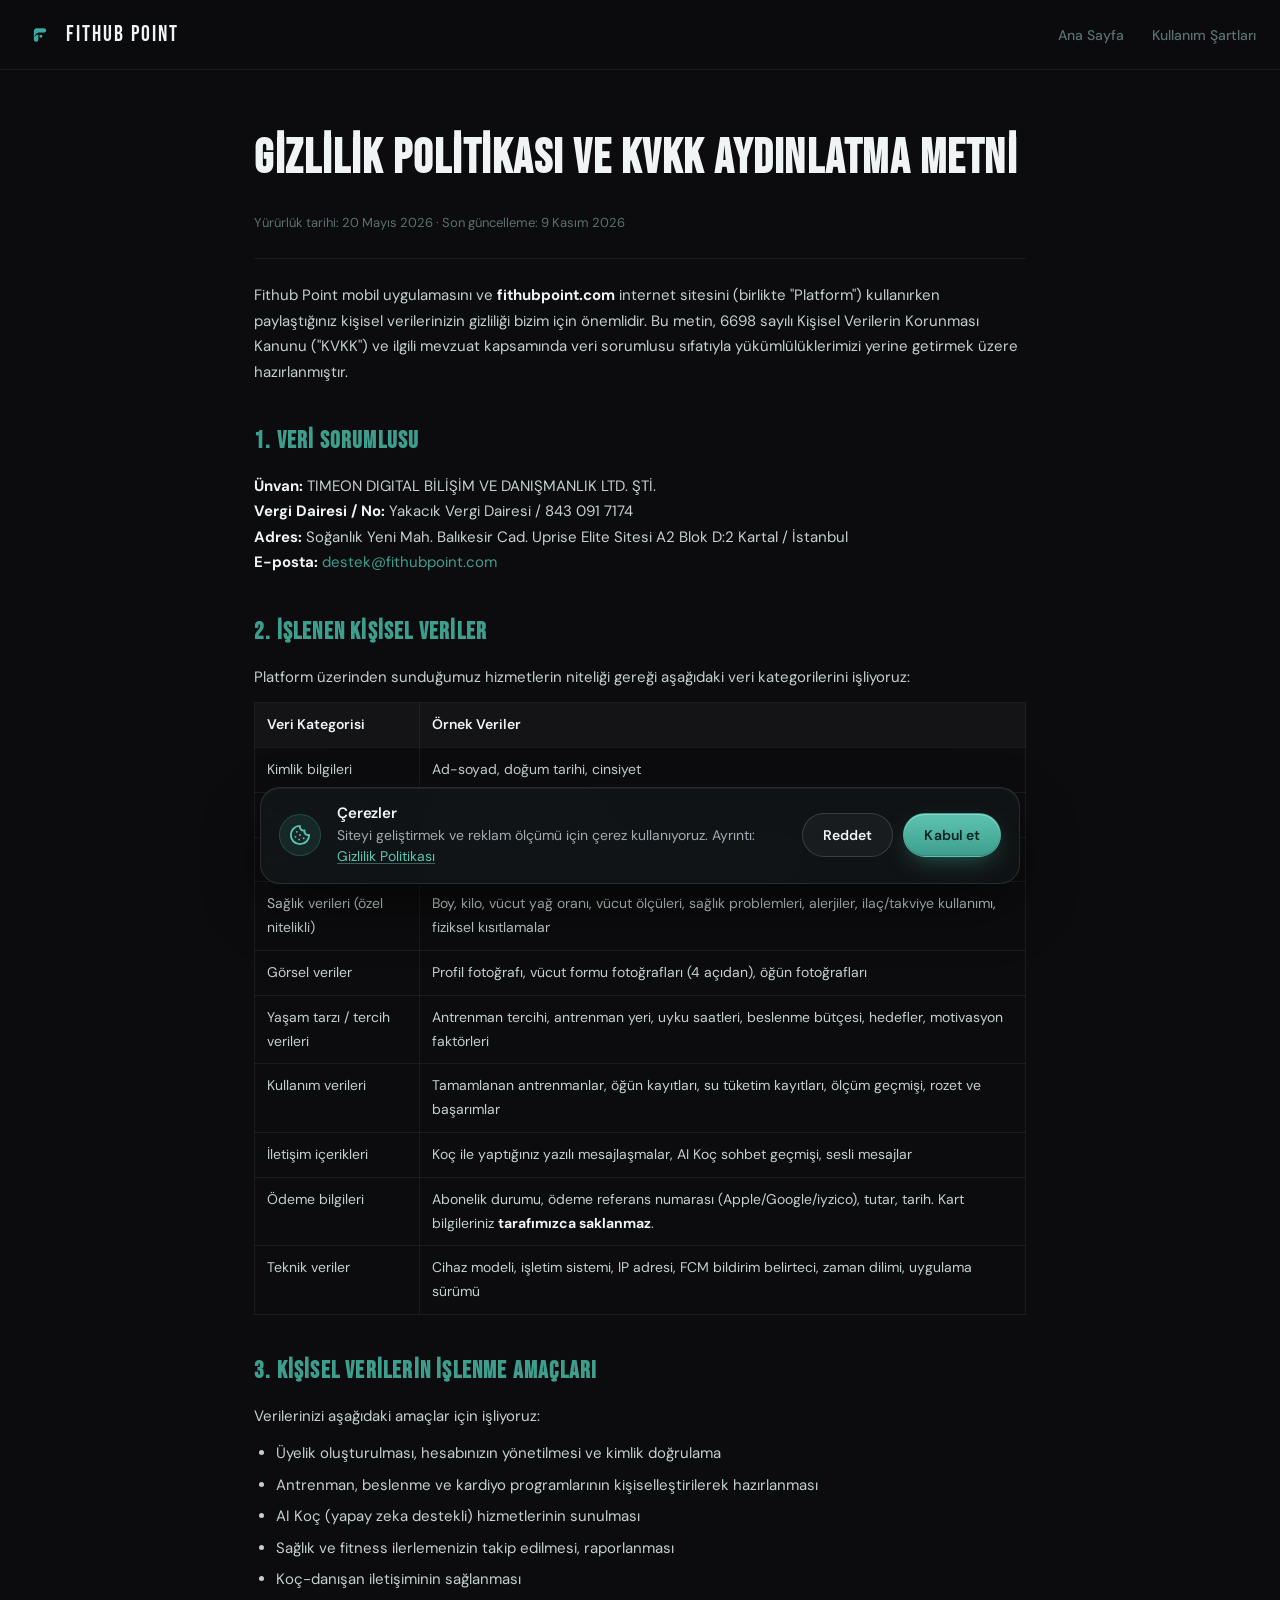
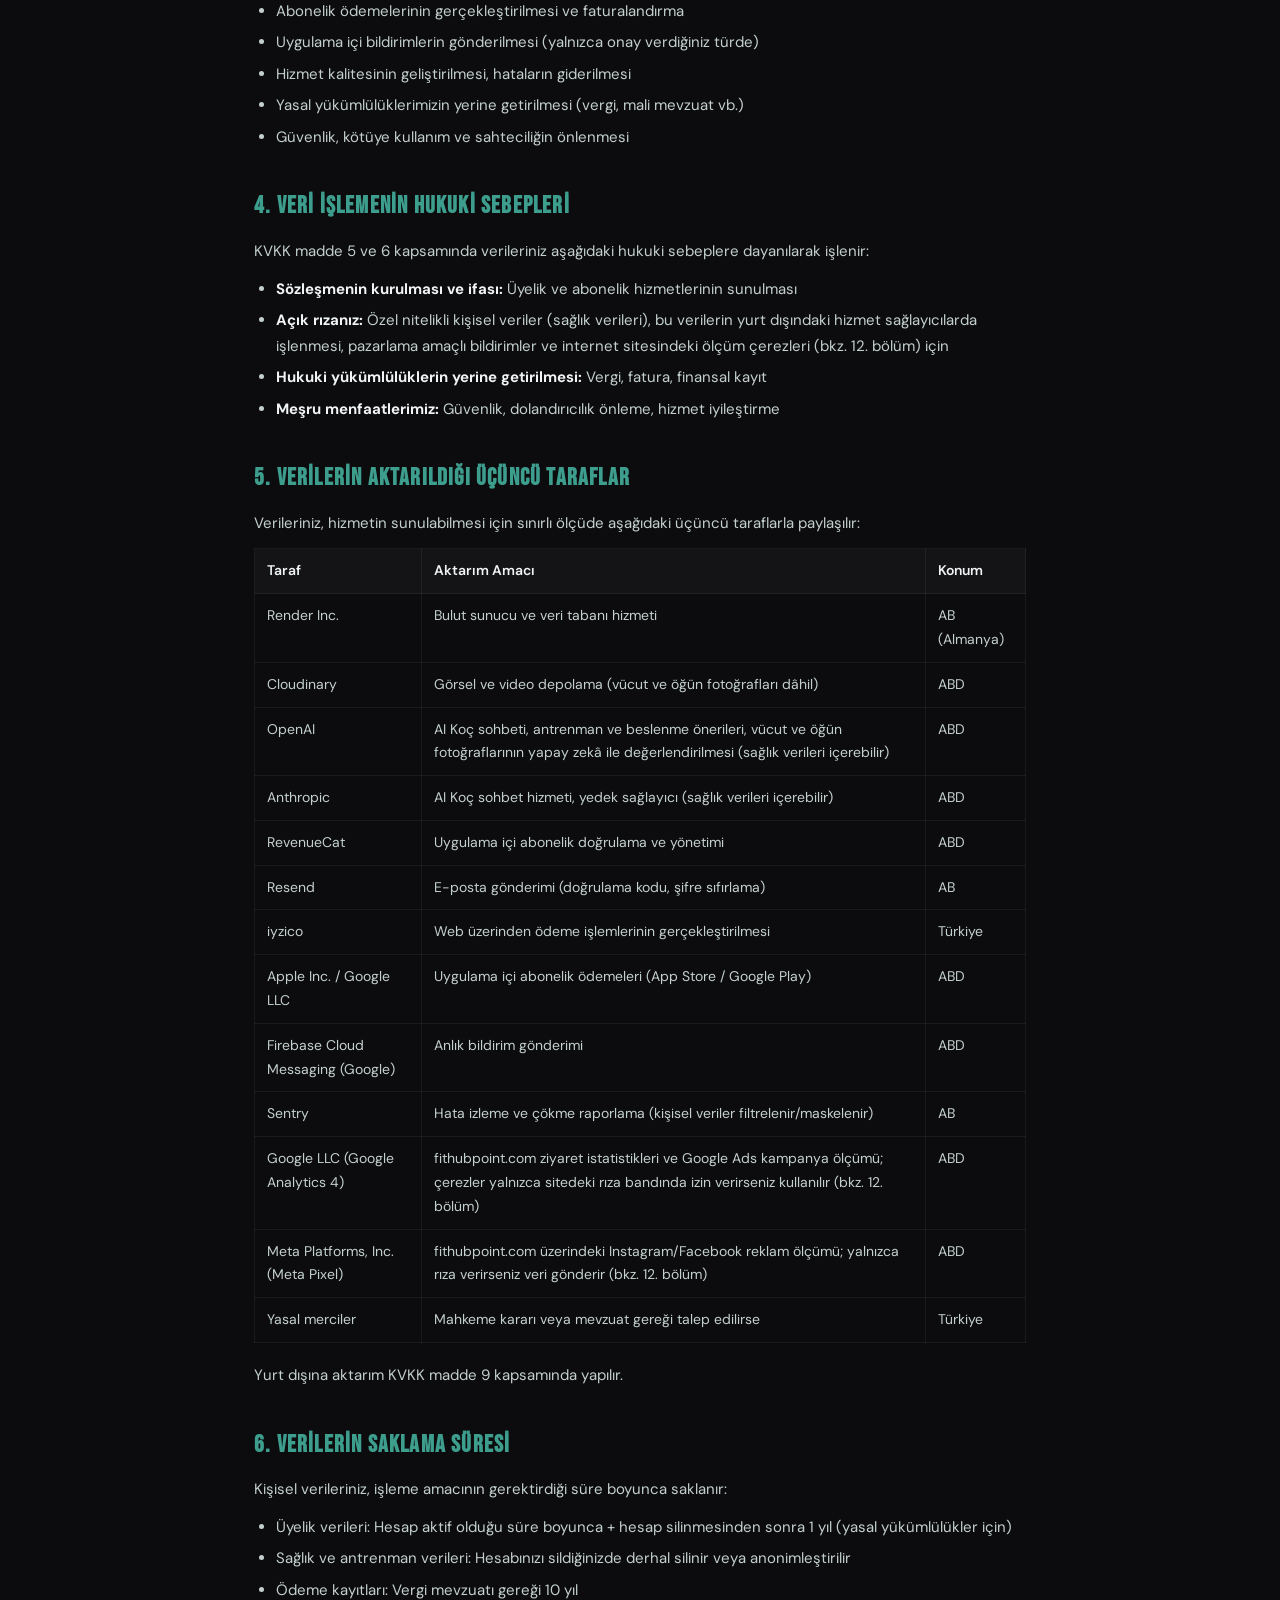
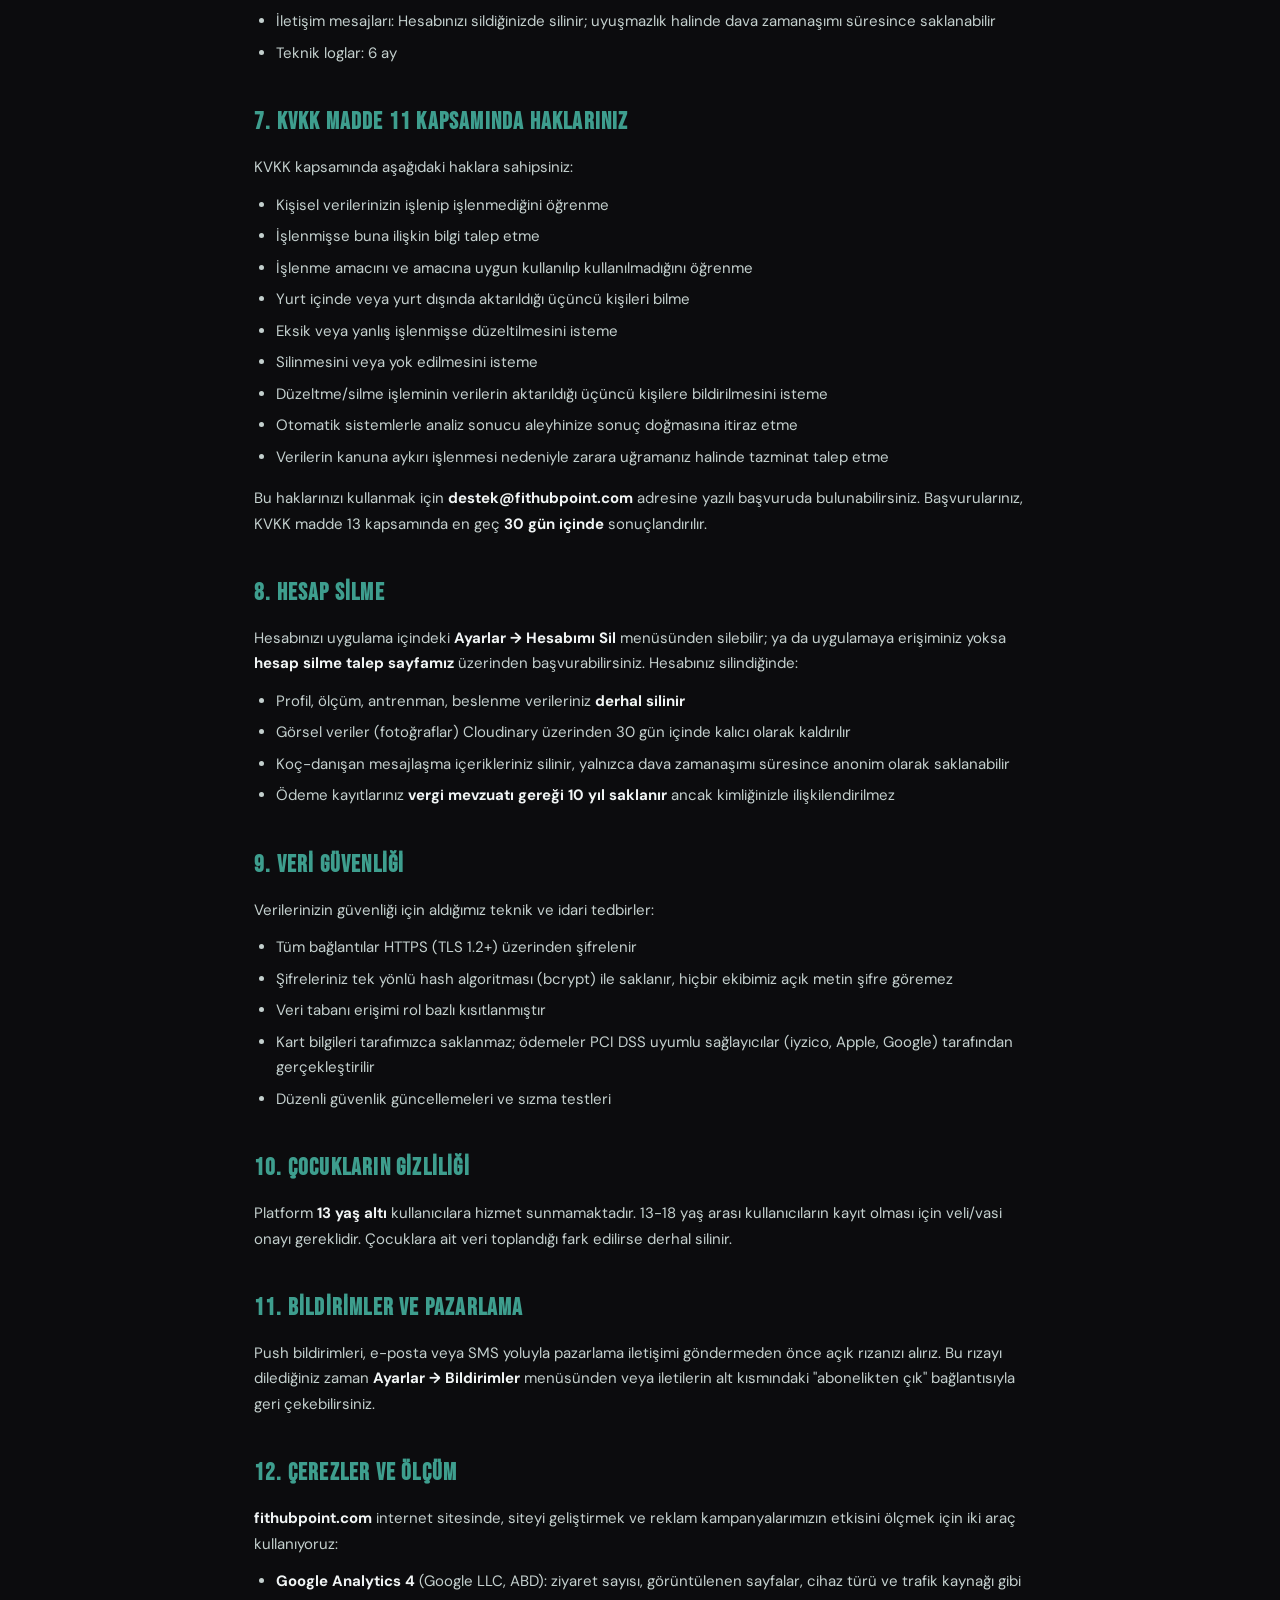
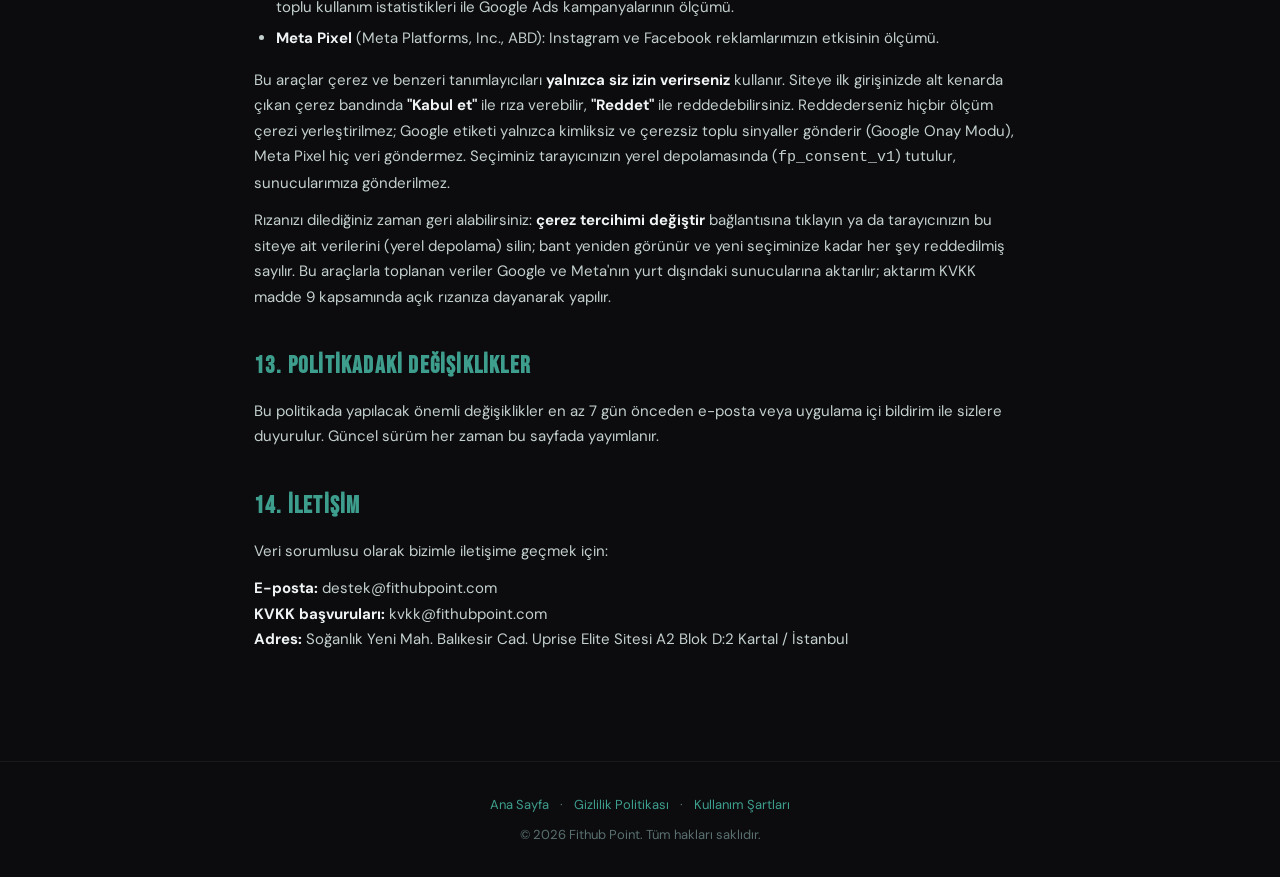
<file: privacy.html>
<!DOCTYPE html>
<html lang="tr">
<head>
  <meta charset="UTF-8">
  <meta name="viewport" content="width=device-width, initial-scale=1.0">
  <!-- Ölçüm (9 Kas 2026): Google Onay Modu v2 → GA4 (G-8K471Y72SB) → Meta Pixel (2590275028153736).
       Varsayılan: dört sinyal de reddedilmiş. Rıza bandı /consent.js + /consent.css; metin /privacy.html#cerezler -->
  <script>
    window.dataLayer = window.dataLayer || [];
    function gtag(){dataLayer.push(arguments);}
    gtag('consent', 'default', {
      'ad_storage': 'denied',
      'ad_user_data': 'denied',
      'ad_personalization': 'denied',
      'analytics_storage': 'denied',
      'wait_for_update': 500
    });
    // Ziyaretçi daha önce seçim yaptıysa (localStorage fp_consent_v1 = granted | denied) hemen uygula
    var fpConsentStored = null;
    try { fpConsentStored = localStorage.getItem('fp_consent_v1'); } catch (e) {}
    if (fpConsentStored !== 'granted' && fpConsentStored !== 'denied') fpConsentStored = null;
    if (fpConsentStored) {
      gtag('consent', 'update', {
        'ad_storage': fpConsentStored,
        'ad_user_data': fpConsentStored,
        'ad_personalization': fpConsentStored,
        'analytics_storage': fpConsentStored
      });
    }
  </script>
  <!-- Google tag (gtag.js) -->
  <script async src="https://www.googletagmanager.com/gtag/js?id=G-8K471Y72SB"></script>
  <script>
    gtag('js', new Date());
    gtag('config', 'G-8K471Y72SB');
  </script>
  <!-- Meta Pixel: init'ten önce rıza geri çekilir (revoke); rıza gelince consent.js grant + PageView verir.
       noscript img parçası bilerek YOK: JS kapalıyken rıza durumu bilinemez, görsel koşulsuz istek atardı (KVKK). -->
  <script>
    !function(f,b,e,v,n,t,s){if(f.fbq)return;n=f.fbq=function(){n.callMethod?
    n.callMethod.apply(n,arguments):n.queue.push(arguments)};if(!f._fbq)f._fbq=n;
    n.push=n;n.loaded=!0;n.version='2.0';n.queue=[];t=b.createElement(e);t.async=!0;
    t.src=v;s=b.getElementsByTagName(e)[0];s.parentNode.insertBefore(t,s)}(window,document,'script',
    'https://connect.facebook.net/en_US/fbevents.js');
    // Rıza yoksa ya da reddedildiyse init'ten ÖNCE geri çek. Kayıtlı rıza varsa geri çekme: fbevents.js
    // yüklenmeden sıraya giren 'revoke', arkasındaki init + grant + PageView'ı da askıda bırakıyor (9 Kas testi).
    if (fpConsentStored !== 'granted') fbq('consent', 'revoke');
    fbq('init', '2590275028153736');
    if (fpConsentStored === 'granted') { fbq('consent', 'grant'); fbq('track', 'PageView'); }
  </script>
  <title>Gizlilik Politikası ve KVKK Aydınlatma Metni - Fithub Point</title>
  <meta name="description" content="Fithub Point kişisel verilerinizi nasıl topluyor, kullanıyor ve koruyor. KVKK uyumlu gizlilik politikası.">
  <link rel="icon" href="assets/logo.png">
  <link rel="preconnect" href="https://fonts.googleapis.com">
  <link rel="preconnect" href="https://fonts.gstatic.com" crossorigin>
  <link href="https://fonts.googleapis.com/css2?family=Bebas+Neue&family=DM+Sans:ital,opsz,wght@0,9..40,300;0,9..40,400;0,9..40,500;0,9..40,600;0,9..40,700&display=swap" rel="stylesheet">
  <style>
    *, *::before, *::after { margin: 0; padding: 0; box-sizing: border-box; }
    :root {
      --bg: #0C0C0E;
      --surface: #141416;
      --surface2: #1A1A1E;
      --accent: #3E9E8E;
      --accent2: #6BBFB5;
      --text: #F0F4F4;
      --textSoft: #C4D0CE;
      --muted: #5A7070;
      --border: rgba(255,255,255,0.06);
    }
    html { scroll-behavior: smooth; }
    body {
      font-family: 'DM Sans', sans-serif;
      background: var(--bg);
      color: var(--text);
      line-height: 1.7;
      -webkit-font-smoothing: antialiased;
    }
    nav {
      position: sticky; top: 0; z-index: 100;
      padding: 16px 24px;
      display: flex; align-items: center; justify-content: space-between;
      background: rgba(12,12,14,0.9);
      backdrop-filter: blur(20px);
      -webkit-backdrop-filter: blur(20px);
      border-bottom: 1px solid var(--border);
    }
    nav a.brand { display: flex; align-items: center; gap: 10px; text-decoration: none; color: var(--text); }
    nav a.brand img { width: 32px; height: 32px; border-radius: 8px; }
    nav a.brand span { font-family: 'Bebas Neue', sans-serif; font-size: 22px; letter-spacing: 2px; }
    nav .links a {
      color: var(--muted); text-decoration: none; font-size: 14px;
      font-weight: 500; margin-left: 24px;
    }
    nav .links a:hover { color: var(--text); }

    main {
      max-width: 820px;
      margin: 0 auto;
      padding: 48px 24px 96px;
    }
    h1 {
      font-family: 'Bebas Neue', sans-serif;
      font-size: clamp(32px, 5vw, 48px);
      letter-spacing: 1.5px;
      margin-bottom: 12px;
    }
    h2 {
      font-family: 'Bebas Neue', sans-serif;
      font-size: 24px; letter-spacing: 1.2px;
      color: var(--accent);
      margin: 36px 0 12px;
    }
    h3 {
      font-size: 16px; font-weight: 700;
      color: var(--text);
      margin: 20px 0 8px;
    }
    p { color: var(--textSoft); margin-bottom: 12px; font-size: 15px; }
    ul { padding-left: 22px; margin-bottom: 16px; color: var(--textSoft); font-size: 15px; }
    li { margin-bottom: 6px; }
    strong { color: var(--text); }
    .meta {
      color: var(--muted); font-size: 13px;
      padding-bottom: 24px; border-bottom: 1px solid var(--border);
      margin-bottom: 24px;
    }
    .note {
      background: var(--surface);
      border: 1px solid var(--border);
      border-left: 3px solid var(--accent);
      padding: 14px 18px;
      border-radius: 8px;
      margin: 20px 0;
      font-size: 14px;
      color: var(--textSoft);
    }
    table { width: 100%; border-collapse: collapse; margin: 12px 0 20px; font-size: 14px; }
    th, td { padding: 10px 12px; border: 1px solid var(--border); text-align: left; vertical-align: top; }
    th { background: var(--surface); color: var(--text); font-weight: 600; }
    td { color: var(--textSoft); }
    footer {
      border-top: 1px solid var(--border);
      padding: 32px 24px;
      text-align: center;
      color: var(--muted);
      font-size: 13px;
    }
    footer a { color: var(--accent); text-decoration: none; margin: 0 8px; }
  </style>
  <!-- Çerez/rıza bandı (tüm sayfalarda ortak) -->
  <link rel="stylesheet" href="/consent.css">
  <script src="/consent.js" defer></script>
</head>
<body>
  <nav>
    <a class="brand" href="/">
      <img src="assets/logo.png" alt="Fithub Point">
      <span>FITHUB POINT</span>
    </a>
    <div class="links">
      <a href="/">Ana Sayfa</a>
      <a href="/terms.html">Kullanım Şartları</a>
    </div>
  </nav>

  <main>
    <h1>Gizlilik Politikası ve KVKK Aydınlatma Metni</h1>
    <div class="meta">
      Yürürlük tarihi: 20 Mayıs 2026 &middot; Son güncelleme: 9 Kasım 2026
    </div>

    <p>Fithub Point mobil uygulamasını ve <strong>fithubpoint.com</strong> internet sitesini (birlikte "Platform") kullanırken paylaştığınız kişisel verilerinizin gizliliği bizim için önemlidir. Bu metin, 6698 sayılı Kişisel Verilerin Korunması Kanunu ("KVKK") ve ilgili mevzuat kapsamında veri sorumlusu sıfatıyla yükümlülüklerimizi yerine getirmek üzere hazırlanmıştır.</p>

    <h2>1. Veri Sorumlusu</h2>
    <p>
      <strong>Ünvan:</strong> TIMEON DIGITAL BİLİŞİM VE DANIŞMANLIK LTD. ŞTİ.<br>
      <strong>Vergi Dairesi / No:</strong> Yakacık Vergi Dairesi / 843 091 7174<br>
      <strong>Adres:</strong> Soğanlık Yeni Mah. Balıkesir Cad. Uprise Elite Sitesi A2 Blok D:2 Kartal / İstanbul<br>
      <strong>E-posta:</strong> <a href="mailto:destek@fithubpoint.com" style="color:var(--accent);text-decoration:none;">destek@fithubpoint.com</a><br>
    </p>
    <h2>2. İşlenen Kişisel Veriler</h2>
    <p>Platform üzerinden sunduğumuz hizmetlerin niteliği gereği aşağıdaki veri kategorilerini işliyoruz:</p>

    <table>
      <thead>
        <tr><th>Veri Kategorisi</th><th>Örnek Veriler</th></tr>
      </thead>
      <tbody>
        <tr><td>Kimlik bilgileri</td><td>Ad-soyad, doğum tarihi, cinsiyet</td></tr>
        <tr><td>İletişim bilgileri</td><td>E-posta, telefon numarası</td></tr>
        <tr><td>Üyelik bilgileri</td><td>Kullanıcı adı, şifre (şifrelenmiş), oturum belirteçleri (JWT)</td></tr>
        <tr><td>Sağlık verileri (özel nitelikli)</td><td>Boy, kilo, vücut yağ oranı, vücut ölçüleri, sağlık problemleri, alerjiler, ilaç/takviye kullanımı, fiziksel kısıtlamalar</td></tr>
        <tr><td>Görsel veriler</td><td>Profil fotoğrafı, vücut formu fotoğrafları (4 açıdan), öğün fotoğrafları</td></tr>
        <tr><td>Yaşam tarzı / tercih verileri</td><td>Antrenman tercihi, antrenman yeri, uyku saatleri, beslenme bütçesi, hedefler, motivasyon faktörleri</td></tr>
        <tr><td>Kullanım verileri</td><td>Tamamlanan antrenmanlar, öğün kayıtları, su tüketim kayıtları, ölçüm geçmişi, rozet ve başarımlar</td></tr>
        <tr><td>İletişim içerikleri</td><td>Koç ile yaptığınız yazılı mesajlaşmalar, AI Koç sohbet geçmişi, sesli mesajlar</td></tr>
        <tr><td>Ödeme bilgileri</td><td>Abonelik durumu, ödeme referans numarası (Apple/Google/iyzico), tutar, tarih. Kart bilgileriniz <strong>tarafımızca saklanmaz</strong>.</td></tr>
        <tr><td>Teknik veriler</td><td>Cihaz modeli, işletim sistemi, IP adresi, FCM bildirim belirteci, zaman dilimi, uygulama sürümü</td></tr>
      </tbody>
    </table>

    <h2>3. Kişisel Verilerin İşlenme Amaçları</h2>
    <p>Verilerinizi aşağıdaki amaçlar için işliyoruz:</p>
    <ul>
      <li>Üyelik oluşturulması, hesabınızın yönetilmesi ve kimlik doğrulama</li>
      <li>Antrenman, beslenme ve kardiyo programlarının kişiselleştirilerek hazırlanması</li>
      <li>AI Koç (yapay zeka destekli) hizmetlerinin sunulması</li>
      <li>Sağlık ve fitness ilerlemenizin takip edilmesi, raporlanması</li>
      <li>Koç-danışan iletişiminin sağlanması</li>
      <li>Abonelik ödemelerinin gerçekleştirilmesi ve faturalandırma</li>
      <li>Uygulama içi bildirimlerin gönderilmesi (yalnızca onay verdiğiniz türde)</li>
      <li>Hizmet kalitesinin geliştirilmesi, hataların giderilmesi</li>
      <li>Yasal yükümlülüklerimizin yerine getirilmesi (vergi, mali mevzuat vb.)</li>
      <li>Güvenlik, kötüye kullanım ve sahteciliğin önlenmesi</li>
    </ul>

    <h2>4. Veri İşlemenin Hukuki Sebepleri</h2>
    <p>KVKK madde 5 ve 6 kapsamında verileriniz aşağıdaki hukuki sebeplere dayanılarak işlenir:</p>
    <ul>
      <li><strong>Sözleşmenin kurulması ve ifası:</strong> Üyelik ve abonelik hizmetlerinin sunulması</li>
      <li><strong>Açık rızanız:</strong> Özel nitelikli kişisel veriler (sağlık verileri), bu verilerin yurt dışındaki hizmet sağlayıcılarda işlenmesi, pazarlama amaçlı bildirimler ve internet sitesindeki ölçüm çerezleri (bkz. 12. bölüm) için</li>
      <li><strong>Hukuki yükümlülüklerin yerine getirilmesi:</strong> Vergi, fatura, finansal kayıt</li>
      <li><strong>Meşru menfaatlerimiz:</strong> Güvenlik, dolandırıcılık önleme, hizmet iyileştirme</li>
    </ul>

    <h2>5. Verilerin Aktarıldığı Üçüncü Taraflar</h2>
    <p>Verileriniz, hizmetin sunulabilmesi için sınırlı ölçüde aşağıdaki üçüncü taraflarla paylaşılır:</p>

    <table>
      <thead>
        <tr><th>Taraf</th><th>Aktarım Amacı</th><th>Konum</th></tr>
      </thead>
      <tbody>
        <tr><td>Render Inc.</td><td>Bulut sunucu ve veri tabanı hizmeti</td><td>AB (Almanya)</td></tr>
        <tr><td>Cloudinary</td><td>Görsel ve video depolama (vücut ve öğün fotoğrafları dâhil)</td><td>ABD</td></tr>
        <tr><td>OpenAI</td><td>AI Koç sohbeti, antrenman ve beslenme önerileri, vücut ve öğün fotoğraflarının yapay zekâ ile değerlendirilmesi (sağlık verileri içerebilir)</td><td>ABD</td></tr>
        <tr><td>Anthropic</td><td>AI Koç sohbet hizmeti, yedek sağlayıcı (sağlık verileri içerebilir)</td><td>ABD</td></tr>
        <tr><td>RevenueCat</td><td>Uygulama içi abonelik doğrulama ve yönetimi</td><td>ABD</td></tr>
        <tr><td>Resend</td><td>E-posta gönderimi (doğrulama kodu, şifre sıfırlama)</td><td>AB</td></tr>
        <tr><td>iyzico</td><td>Web üzerinden ödeme işlemlerinin gerçekleştirilmesi</td><td>Türkiye</td></tr>
        <tr><td>Apple Inc. / Google LLC</td><td>Uygulama içi abonelik ödemeleri (App Store / Google Play)</td><td>ABD</td></tr>
        <tr><td>Firebase Cloud Messaging (Google)</td><td>Anlık bildirim gönderimi</td><td>ABD</td></tr>
        <tr><td>Sentry</td><td>Hata izleme ve çökme raporlama (kişisel veriler filtrelenir/maskelenir)</td><td>AB</td></tr>
        <tr><td>Google LLC (Google Analytics 4)</td><td>fithubpoint.com ziyaret istatistikleri ve Google Ads kampanya ölçümü; çerezler yalnızca sitedeki rıza bandında izin verirseniz kullanılır (bkz. 12. bölüm)</td><td>ABD</td></tr>
        <tr><td>Meta Platforms, Inc. (Meta Pixel)</td><td>fithubpoint.com üzerindeki Instagram/Facebook reklam ölçümü; yalnızca rıza verirseniz veri gönderir (bkz. 12. bölüm)</td><td>ABD</td></tr>
        <tr><td>Yasal merciler</td><td>Mahkeme kararı veya mevzuat gereği talep edilirse</td><td>Türkiye</td></tr>
      </tbody>
    </table>

    <p>Yurt dışına aktarım KVKK madde 9 kapsamında yapılır.</p>

    <h2>6. Verilerin Saklama Süresi</h2>
    <p>Kişisel verileriniz, işleme amacının gerektirdiği süre boyunca saklanır:</p>
    <ul>
      <li>Üyelik verileri: Hesap aktif olduğu süre boyunca + hesap silinmesinden sonra 1 yıl (yasal yükümlülükler için)</li>
      <li>Sağlık ve antrenman verileri: Hesabınızı sildiğinizde derhal silinir veya anonimleştirilir</li>
      <li>Ödeme kayıtları: Vergi mevzuatı gereği 10 yıl</li>
      <li>İletişim mesajları: Hesabınızı sildiğinizde silinir; uyuşmazlık halinde dava zamanaşımı süresince saklanabilir</li>
      <li>Teknik loglar: 6 ay</li>
    </ul>

    <h2>7. KVKK Madde 11 Kapsamında Haklarınız</h2>
    <p>KVKK kapsamında aşağıdaki haklara sahipsiniz:</p>
    <ul>
      <li>Kişisel verilerinizin işlenip işlenmediğini öğrenme</li>
      <li>İşlenmişse buna ilişkin bilgi talep etme</li>
      <li>İşlenme amacını ve amacına uygun kullanılıp kullanılmadığını öğrenme</li>
      <li>Yurt içinde veya yurt dışında aktarıldığı üçüncü kişileri bilme</li>
      <li>Eksik veya yanlış işlenmişse düzeltilmesini isteme</li>
      <li>Silinmesini veya yok edilmesini isteme</li>
      <li>Düzeltme/silme işleminin verilerin aktarıldığı üçüncü kişilere bildirilmesini isteme</li>
      <li>Otomatik sistemlerle analiz sonucu aleyhinize sonuç doğmasına itiraz etme</li>
      <li>Verilerin kanuna aykırı işlenmesi nedeniyle zarara uğramanız halinde tazminat talep etme</li>
    </ul>
    <p>Bu haklarınızı kullanmak için <strong>destek@fithubpoint.com</strong> adresine yazılı başvuruda bulunabilirsiniz. Başvurularınız, KVKK madde 13 kapsamında en geç <strong>30 gün içinde</strong> sonuçlandırılır.</p>

    <h2>8. Hesap Silme</h2>
    <p>Hesabınızı uygulama içindeki <strong>Ayarlar → Hesabımı Sil</strong> menüsünden silebilir; ya da uygulamaya erişiminiz yoksa <a href="/hesap-silme.html" style="color:var(--accent);text-decoration:none;"><strong>hesap silme talep sayfamız</strong></a> üzerinden başvurabilirsiniz. Hesabınız silindiğinde:</p>
    <ul>
      <li>Profil, ölçüm, antrenman, beslenme verileriniz <strong>derhal silinir</strong></li>
      <li>Görsel veriler (fotoğraflar) Cloudinary üzerinden 30 gün içinde kalıcı olarak kaldırılır</li>
      <li>Koç-danışan mesajlaşma içerikleriniz silinir, yalnızca dava zamanaşımı süresince anonim olarak saklanabilir</li>
      <li>Ödeme kayıtlarınız <strong>vergi mevzuatı gereği 10 yıl saklanır</strong> ancak kimliğinizle ilişkilendirilmez</li>
    </ul>

    <h2>9. Veri Güvenliği</h2>
    <p>Verilerinizin güvenliği için aldığımız teknik ve idari tedbirler:</p>
    <ul>
      <li>Tüm bağlantılar HTTPS (TLS 1.2+) üzerinden şifrelenir</li>
      <li>Şifreleriniz tek yönlü hash algoritması (bcrypt) ile saklanır, hiçbir ekibimiz açık metin şifre göremez</li>
      <li>Veri tabanı erişimi rol bazlı kısıtlanmıştır</li>
      <li>Kart bilgileri tarafımızca saklanmaz; ödemeler PCI DSS uyumlu sağlayıcılar (iyzico, Apple, Google) tarafından gerçekleştirilir</li>
      <li>Düzenli güvenlik güncellemeleri ve sızma testleri</li>
    </ul>

    <h2>10. Çocukların Gizliliği</h2>
    <p>Platform <strong>13 yaş altı</strong> kullanıcılara hizmet sunmamaktadır. 13-18 yaş arası kullanıcıların kayıt olması için veli/vasi onayı gereklidir. Çocuklara ait veri toplandığı fark edilirse derhal silinir.</p>

    <h2>11. Bildirimler ve Pazarlama</h2>
    <p>Push bildirimleri, e-posta veya SMS yoluyla pazarlama iletişimi göndermeden önce açık rızanızı alırız. Bu rızayı dilediğiniz zaman <strong>Ayarlar → Bildirimler</strong> menüsünden veya iletilerin alt kısmındaki "abonelikten çık" bağlantısıyla geri çekebilirsiniz.</p>

    <h2 id="cerezler">12. Çerezler ve Ölçüm</h2>
    <p><strong>fithubpoint.com</strong> internet sitesinde, siteyi geliştirmek ve reklam kampanyalarımızın etkisini ölçmek için iki araç kullanıyoruz:</p>
    <ul>
      <li><strong>Google Analytics 4</strong> (Google LLC, ABD): ziyaret sayısı, görüntülenen sayfalar, cihaz türü ve trafik kaynağı gibi toplu kullanım istatistikleri ile Google Ads kampanyalarının ölçümü.</li>
      <li><strong>Meta Pixel</strong> (Meta Platforms, Inc., ABD): Instagram ve Facebook reklamlarımızın etkisinin ölçümü.</li>
    </ul>
    <p>Bu araçlar çerez ve benzeri tanımlayıcıları <strong>yalnızca siz izin verirseniz</strong> kullanır. Siteye ilk girişinizde alt kenarda çıkan çerez bandında <strong>"Kabul et"</strong> ile rıza verebilir, <strong>"Reddet"</strong> ile reddedebilirsiniz. Reddederseniz hiçbir ölçüm çerezi yerleştirilmez; Google etiketi yalnızca kimliksiz ve çerezsiz toplu sinyaller gönderir (Google Onay Modu), Meta Pixel hiç veri göndermez. Seçiminiz tarayıcınızın yerel depolamasında (<code>fp_consent_v1</code>) tutulur, sunucularımıza gönderilmez.</p>
    <p>Rızanızı dilediğiniz zaman geri alabilirsiniz: <a href="#cerezler" data-fp-consent-reset style="color:var(--accent);text-decoration:none;"><strong>çerez tercihimi değiştir</strong></a> bağlantısına tıklayın ya da tarayıcınızın bu siteye ait verilerini (yerel depolama) silin; bant yeniden görünür ve yeni seçiminize kadar her şey reddedilmiş sayılır. Bu araçlarla toplanan veriler Google ve Meta'nın yurt dışındaki sunucularına aktarılır; aktarım KVKK madde 9 kapsamında açık rızanıza dayanarak yapılır.</p>

    <h2>13. Politikadaki Değişiklikler</h2>
    <p>Bu politikada yapılacak önemli değişiklikler en az 7 gün önceden e-posta veya uygulama içi bildirim ile sizlere duyurulur. Güncel sürüm her zaman bu sayfada yayımlanır.</p>

    <h2>14. İletişim</h2>
    <p>Veri sorumlusu olarak bizimle iletişime geçmek için:</p>
    <p>
      <strong>E-posta:</strong> destek@fithubpoint.com<br>
      <strong>KVKK başvuruları:</strong> kvkk@fithubpoint.com<br>
      <strong>Adres:</strong> Soğanlık Yeni Mah. Balıkesir Cad. Uprise Elite Sitesi A2 Blok D:2 Kartal / İstanbul
    </p>

  </main>

  <footer>
    <a href="/">Ana Sayfa</a> &middot;
    <a href="/privacy.html">Gizlilik Politikası</a> &middot;
    <a href="/terms.html">Kullanım Şartları</a>
    <div style="margin-top:8px;">&copy; 2026 Fithub Point. Tüm hakları saklıdır.</div>
  </footer>
</body>
</html>
</file>
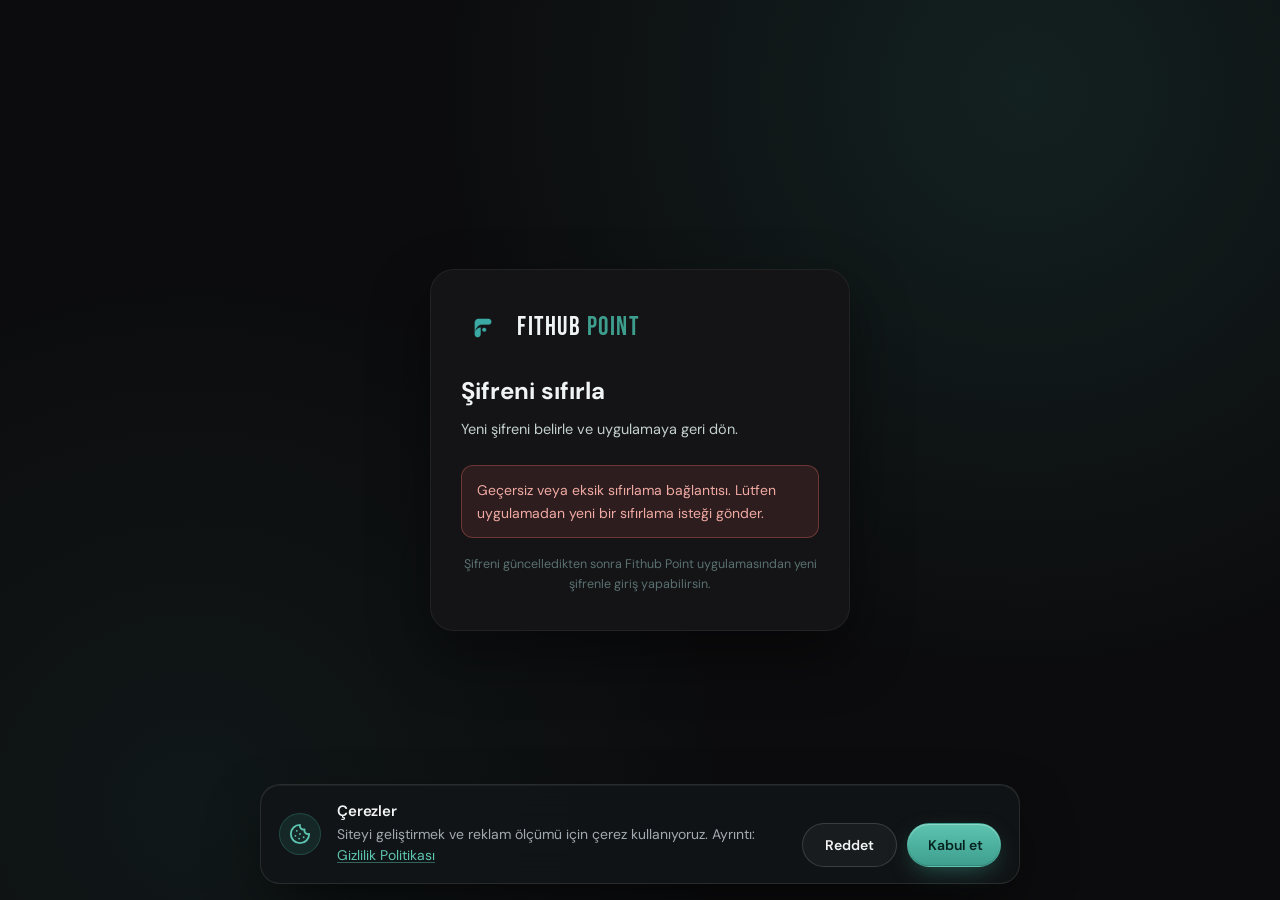
<file: sifre-sifirla.html>
<!DOCTYPE html>
<html lang="tr">
<head>
  <meta charset="UTF-8">
  <meta name="viewport" content="width=device-width, initial-scale=1.0">
  <!-- Ölçüm (9 Kas 2026): Google Onay Modu v2 → GA4 (G-8K471Y72SB) → Meta Pixel (2590275028153736).
       Varsayılan: dört sinyal de reddedilmiş. Rıza bandı /consent.js + /consent.css; metin /privacy.html#cerezler -->
  <script>
    window.dataLayer = window.dataLayer || [];
    function gtag(){dataLayer.push(arguments);}
    gtag('consent', 'default', {
      'ad_storage': 'denied',
      'ad_user_data': 'denied',
      'ad_personalization': 'denied',
      'analytics_storage': 'denied',
      'wait_for_update': 500
    });
    // Ziyaretçi daha önce seçim yaptıysa (localStorage fp_consent_v1 = granted | denied) hemen uygula
    var fpConsentStored = null;
    try { fpConsentStored = localStorage.getItem('fp_consent_v1'); } catch (e) {}
    if (fpConsentStored !== 'granted' && fpConsentStored !== 'denied') fpConsentStored = null;
    if (fpConsentStored) {
      gtag('consent', 'update', {
        'ad_storage': fpConsentStored,
        'ad_user_data': fpConsentStored,
        'ad_personalization': fpConsentStored,
        'analytics_storage': fpConsentStored
      });
    }
  </script>
  <!-- Google tag (gtag.js) -->
  <script async src="https://www.googletagmanager.com/gtag/js?id=G-8K471Y72SB"></script>
  <script>
    gtag('js', new Date());
    gtag('config', 'G-8K471Y72SB');
  </script>
  <!-- Meta Pixel: init'ten önce rıza geri çekilir (revoke); rıza gelince consent.js grant + PageView verir.
       noscript img parçası bilerek YOK: JS kapalıyken rıza durumu bilinemez, görsel koşulsuz istek atardı (KVKK). -->
  <script>
    !function(f,b,e,v,n,t,s){if(f.fbq)return;n=f.fbq=function(){n.callMethod?
    n.callMethod.apply(n,arguments):n.queue.push(arguments)};if(!f._fbq)f._fbq=n;
    n.push=n;n.loaded=!0;n.version='2.0';n.queue=[];t=b.createElement(e);t.async=!0;
    t.src=v;s=b.getElementsByTagName(e)[0];s.parentNode.insertBefore(t,s)}(window,document,'script',
    'https://connect.facebook.net/en_US/fbevents.js');
    // Rıza yoksa ya da reddedildiyse init'ten ÖNCE geri çek. Kayıtlı rıza varsa geri çekme: fbevents.js
    // yüklenmeden sıraya giren 'revoke', arkasındaki init + grant + PageView'ı da askıda bırakıyor (9 Kas testi).
    if (fpConsentStored !== 'granted') fbq('consent', 'revoke');
    fbq('init', '2590275028153736');
    if (fpConsentStored === 'granted') { fbq('consent', 'grant'); fbq('track', 'PageView'); }
  </script>
  <title>Şifre Sıfırlama - Fithub Point</title>
  <meta name="robots" content="noindex">
  <link rel="icon" href="assets/logo.png">
  <link rel="preconnect" href="https://fonts.googleapis.com">
  <link rel="preconnect" href="https://fonts.gstatic.com" crossorigin>
  <link href="https://fonts.googleapis.com/css2?family=Bebas+Neue&family=DM+Sans:ital,opsz,wght@0,9..40,300;0,9..40,400;0,9..40,500;0,9..40,600;0,9..40,700&display=swap" rel="stylesheet">
  <style>
    *, *::before, *::after { margin: 0; padding: 0; box-sizing: border-box; }
    :root {
      --bg: #0C0C0E; --surface: #141416; --surface2: #1A1A1E;
      --accent: #3E9E8E; --accent2: #6BBFB5; --text: #F0F4F4;
      --textSoft: #C4D0CE; --muted: #5A7070; --border: rgba(255,255,255,0.06);
      --danger: #E5675F;
    }
    body {
      font-family: 'DM Sans', sans-serif; background: var(--bg); color: var(--text);
      line-height: 1.6; min-height: 100vh; display: flex; align-items: center;
      justify-content: center; padding: 24px;
      background-image:
        radial-gradient(circle at 80% 10%, rgba(62,158,142,0.14), transparent 45%),
        radial-gradient(circle at 15% 90%, rgba(62,158,142,0.08), transparent 40%);
    }
    .card {
      width: 100%; max-width: 420px; background: var(--surface);
      border: 1px solid var(--border); border-radius: 24px; padding: 36px 30px;
      box-shadow: 0 24px 60px rgba(0,0,0,0.45);
    }
    .logo { display: flex; align-items: center; gap: 12px; margin-bottom: 22px; }
    .logo img { width: 44px; height: 44px; border-radius: 12px; }
    .logo span {
      font-family: 'Bebas Neue', sans-serif; font-size: 26px; letter-spacing: 1.5px;
    }
    .logo span b { color: var(--accent); font-weight: 400; }
    h1 { font-size: 24px; font-weight: 700; margin-bottom: 8px; }
    p.sub { color: var(--textSoft); font-size: 14.5px; margin-bottom: 24px; }
    label { display: block; font-size: 13px; color: var(--textSoft); margin: 14px 0 6px; font-weight: 600; }
    input {
      width: 100%; padding: 14px 16px; background: var(--surface2);
      border: 1px solid var(--border); border-radius: 12px; color: var(--text);
      font-size: 15px; font-family: inherit; outline: none; transition: border-color .2s;
    }
    input:focus { border-color: var(--accent); }
    button {
      width: 100%; margin-top: 22px; padding: 15px; border: none; border-radius: 12px;
      background: linear-gradient(135deg, var(--accent), var(--accent2)); color: #06120F;
      font-size: 16px; font-weight: 700; font-family: inherit; cursor: pointer;
      transition: transform .12s, opacity .2s;
    }
    button:hover { transform: translateY(-1px); }
    button:disabled { opacity: .55; cursor: not-allowed; transform: none; }
    .msg { margin-top: 18px; font-size: 14px; border-radius: 12px; padding: 13px 15px; display: none; }
    .msg.err { display: block; background: rgba(229,103,95,0.12); border: 1px solid rgba(229,103,95,0.35); color: #F0A9A3; }
    .msg.ok { display: block; background: rgba(62,158,142,0.12); border: 1px solid rgba(62,158,142,0.35); color: var(--accent2); }
    .hint { margin-top: 16px; font-size: 12.5px; color: var(--muted); text-align: center; }
    a { color: var(--accent2); text-decoration: none; }
  </style>
  <!-- Çerez/rıza bandı (tüm sayfalarda ortak) -->
  <link rel="stylesheet" href="/consent.css">
  <script src="/consent.js" defer></script>
</head>
<body>
  <div class="card">
    <div class="logo">
      <img src="assets/logo.png" alt="Fithub Point">
      <span>FITHUB <b>POINT</b></span>
    </div>
    <h1>Şifreni sıfırla</h1>
    <p class="sub">Yeni şifreni belirle ve uygulamaya geri dön.</p>

    <form id="form">
      <label for="pw">Yeni şifre</label>
      <input type="password" id="pw" autocomplete="new-password" placeholder="En az 8 karakter" required minlength="8">
      <label for="pw2">Yeni şifre (tekrar)</label>
      <input type="password" id="pw2" autocomplete="new-password" placeholder="Şifreni tekrar gir" required minlength="8">
      <button type="submit" id="btn">Şifreyi güncelle</button>
    </form>

    <div class="msg" id="msg"></div>
    <p class="hint">Şifreni güncelledikten sonra Fithub Point uygulamasından yeni şifrenle giriş yapabilirsin.</p>
  </div>

  <script>
    var API = 'https://fithub-backend-jd40.onrender.com/auth/reset-password';
    var params = new URLSearchParams(window.location.search);
    var token = params.get('token') || '';
    var form = document.getElementById('form');
    var btn = document.getElementById('btn');
    var msg = document.getElementById('msg');

    function show(type, text) { msg.className = 'msg ' + type; msg.textContent = text; }

    if (!token) {
      form.style.display = 'none';
      show('err', 'Geçersiz veya eksik sıfırlama bağlantısı. Lütfen uygulamadan yeni bir sıfırlama isteği gönder.');
    }

    form.addEventListener('submit', function (e) {
      e.preventDefault();
      var pw = document.getElementById('pw').value;
      var pw2 = document.getElementById('pw2').value;
      if (pw.length < 8) { show('err', 'Şifre en az 8 karakter olmalı.'); return; }
      if (pw !== pw2) { show('err', 'Şifreler eşleşmiyor.'); return; }

      btn.disabled = true; btn.textContent = 'Güncelleniyor...';
      msg.className = 'msg';

      fetch(API, {
        method: 'POST',
        headers: { 'Content-Type': 'application/json' },
        body: JSON.stringify({ token: token, new_password: pw })
      })
      .then(function (r) { return r.json().then(function (d) { return { ok: r.ok, d: d }; }); })
      .then(function (res) {
        if (res.ok) {
          form.style.display = 'none';
          show('ok', 'Şifren başarıyla güncellendi. Artık uygulamadan yeni şifrenle giriş yapabilirsin.');
        } else {
          show('err', (res.d && res.d.detail) ? res.d.detail : 'Bağlantı geçersiz veya süresi dolmuş. Lütfen yeni bir istek gönder.');
          btn.disabled = false; btn.textContent = 'Şifreyi güncelle';
        }
      })
      .catch(function () {
        show('err', 'Bir hata oluştu. İnternet bağlantını kontrol edip tekrar dene.');
        btn.disabled = false; btn.textContent = 'Şifreyi güncelle';
      });
    });
  </script>
</body>
</html>
</file>
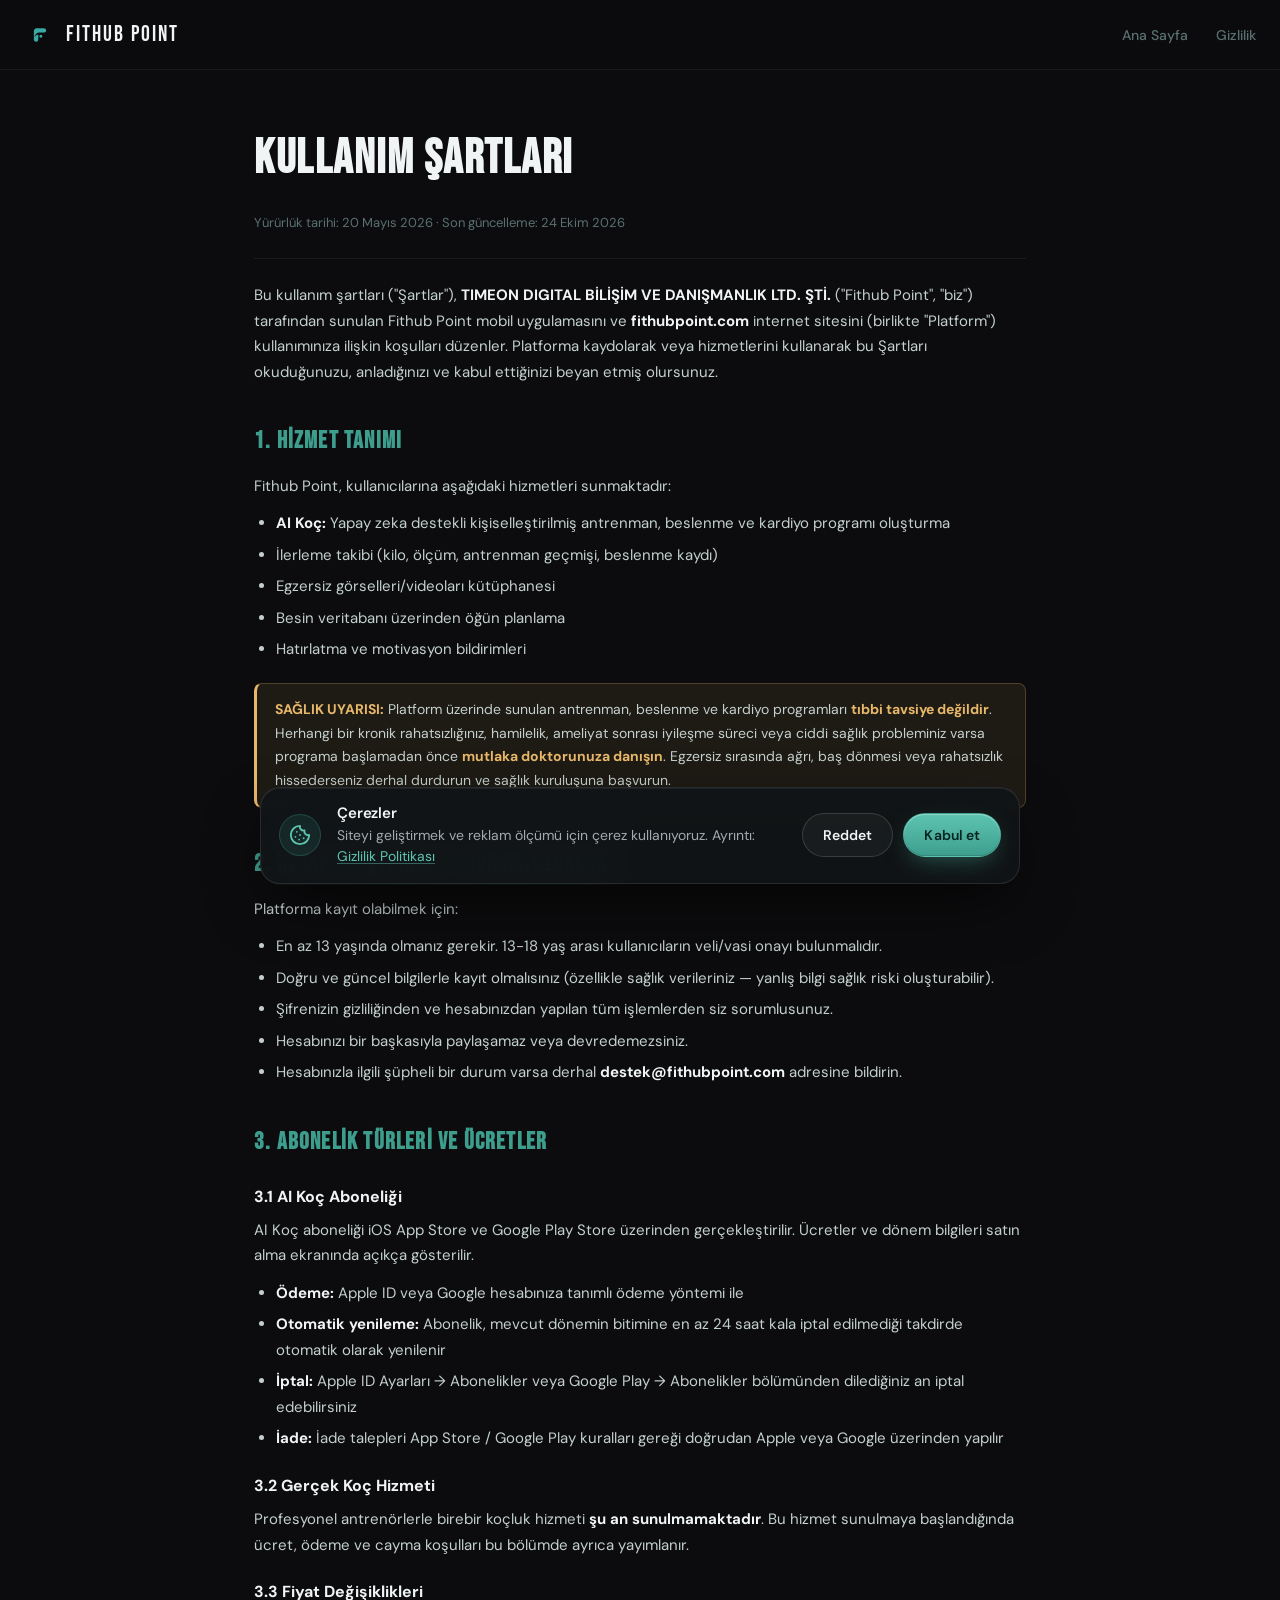
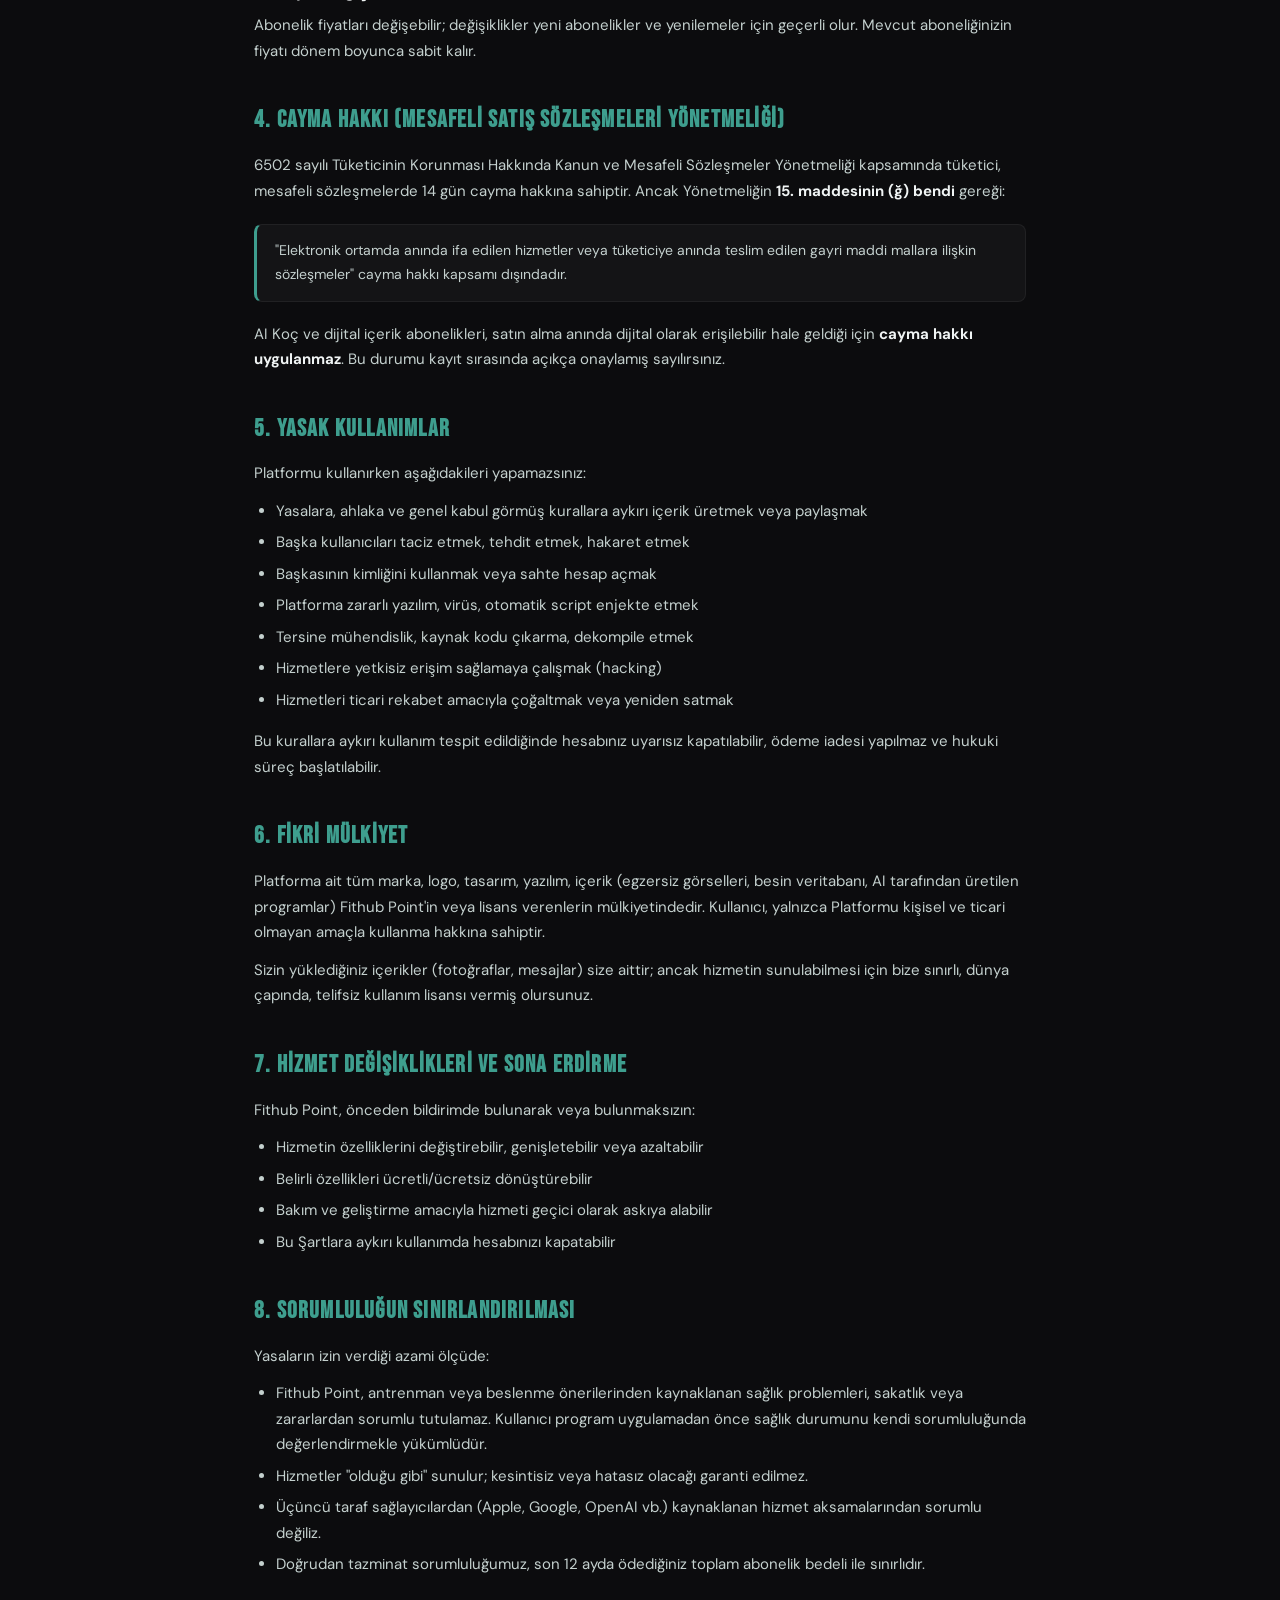
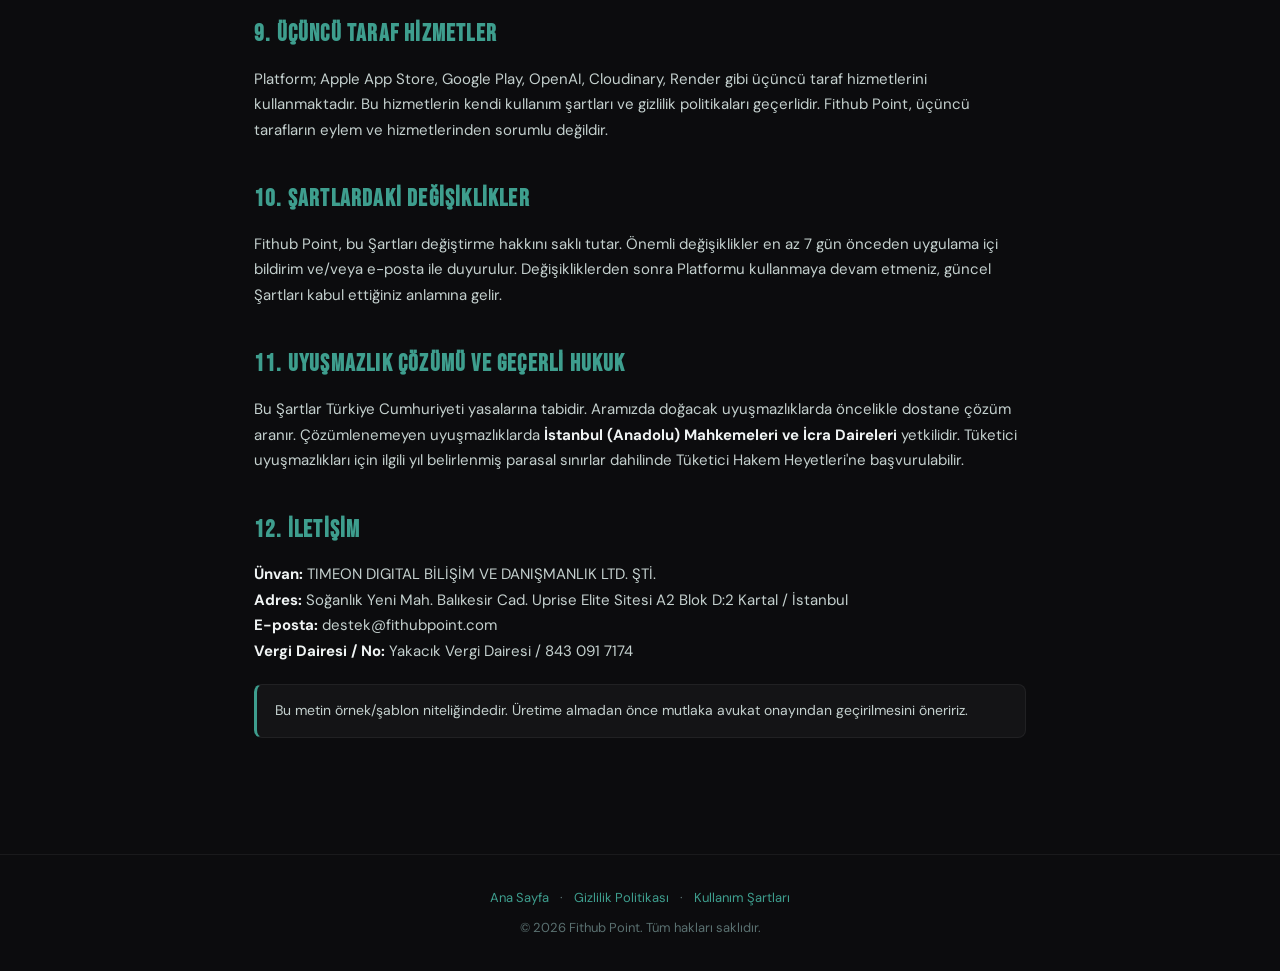
<file: terms.html>
<!DOCTYPE html>
<html lang="tr">
<head>
  <meta charset="UTF-8">
  <meta name="viewport" content="width=device-width, initial-scale=1.0">
  <!-- Ölçüm (9 Kas 2026): Google Onay Modu v2 → GA4 (G-8K471Y72SB) → Meta Pixel (2590275028153736).
       Varsayılan: dört sinyal de reddedilmiş. Rıza bandı /consent.js + /consent.css; metin /privacy.html#cerezler -->
  <script>
    window.dataLayer = window.dataLayer || [];
    function gtag(){dataLayer.push(arguments);}
    gtag('consent', 'default', {
      'ad_storage': 'denied',
      'ad_user_data': 'denied',
      'ad_personalization': 'denied',
      'analytics_storage': 'denied',
      'wait_for_update': 500
    });
    // Ziyaretçi daha önce seçim yaptıysa (localStorage fp_consent_v1 = granted | denied) hemen uygula
    var fpConsentStored = null;
    try { fpConsentStored = localStorage.getItem('fp_consent_v1'); } catch (e) {}
    if (fpConsentStored !== 'granted' && fpConsentStored !== 'denied') fpConsentStored = null;
    if (fpConsentStored) {
      gtag('consent', 'update', {
        'ad_storage': fpConsentStored,
        'ad_user_data': fpConsentStored,
        'ad_personalization': fpConsentStored,
        'analytics_storage': fpConsentStored
      });
    }
  </script>
  <!-- Google tag (gtag.js) -->
  <script async src="https://www.googletagmanager.com/gtag/js?id=G-8K471Y72SB"></script>
  <script>
    gtag('js', new Date());
    gtag('config', 'G-8K471Y72SB');
  </script>
  <!-- Meta Pixel: init'ten önce rıza geri çekilir (revoke); rıza gelince consent.js grant + PageView verir.
       noscript img parçası bilerek YOK: JS kapalıyken rıza durumu bilinemez, görsel koşulsuz istek atardı (KVKK). -->
  <script>
    !function(f,b,e,v,n,t,s){if(f.fbq)return;n=f.fbq=function(){n.callMethod?
    n.callMethod.apply(n,arguments):n.queue.push(arguments)};if(!f._fbq)f._fbq=n;
    n.push=n;n.loaded=!0;n.version='2.0';n.queue=[];t=b.createElement(e);t.async=!0;
    t.src=v;s=b.getElementsByTagName(e)[0];s.parentNode.insertBefore(t,s)}(window,document,'script',
    'https://connect.facebook.net/en_US/fbevents.js');
    // Rıza yoksa ya da reddedildiyse init'ten ÖNCE geri çek. Kayıtlı rıza varsa geri çekme: fbevents.js
    // yüklenmeden sıraya giren 'revoke', arkasındaki init + grant + PageView'ı da askıda bırakıyor (9 Kas testi).
    if (fpConsentStored !== 'granted') fbq('consent', 'revoke');
    fbq('init', '2590275028153736');
    if (fpConsentStored === 'granted') { fbq('consent', 'grant'); fbq('track', 'PageView'); }
  </script>
  <title>Kullanım Şartları - Fithub Point</title>
  <meta name="description" content="Fithub Point kullanım şartları, abonelik koşulları ve cayma hakkı bilgisi.">
  <link rel="icon" href="assets/logo.png">
  <link rel="preconnect" href="https://fonts.googleapis.com">
  <link rel="preconnect" href="https://fonts.gstatic.com" crossorigin>
  <link href="https://fonts.googleapis.com/css2?family=Bebas+Neue&family=DM+Sans:ital,opsz,wght@0,9..40,300;0,9..40,400;0,9..40,500;0,9..40,600;0,9..40,700&display=swap" rel="stylesheet">
  <style>
    *, *::before, *::after { margin: 0; padding: 0; box-sizing: border-box; }
    :root {
      --bg: #0C0C0E;
      --surface: #141416;
      --surface2: #1A1A1E;
      --accent: #3E9E8E;
      --accent2: #6BBFB5;
      --text: #F0F4F4;
      --textSoft: #C4D0CE;
      --muted: #5A7070;
      --border: rgba(255,255,255,0.06);
      --warn: #E8B86A;
    }
    html { scroll-behavior: smooth; }
    body {
      font-family: 'DM Sans', sans-serif;
      background: var(--bg);
      color: var(--text);
      line-height: 1.7;
      -webkit-font-smoothing: antialiased;
    }
    nav {
      position: sticky; top: 0; z-index: 100;
      padding: 16px 24px;
      display: flex; align-items: center; justify-content: space-between;
      background: rgba(12,12,14,0.9);
      backdrop-filter: blur(20px);
      -webkit-backdrop-filter: blur(20px);
      border-bottom: 1px solid var(--border);
    }
    nav a.brand { display: flex; align-items: center; gap: 10px; text-decoration: none; color: var(--text); }
    nav a.brand img { width: 32px; height: 32px; border-radius: 8px; }
    nav a.brand span { font-family: 'Bebas Neue', sans-serif; font-size: 22px; letter-spacing: 2px; }
    nav .links a {
      color: var(--muted); text-decoration: none; font-size: 14px;
      font-weight: 500; margin-left: 24px;
    }
    nav .links a:hover { color: var(--text); }

    main {
      max-width: 820px;
      margin: 0 auto;
      padding: 48px 24px 96px;
    }
    h1 {
      font-family: 'Bebas Neue', sans-serif;
      font-size: clamp(32px, 5vw, 48px);
      letter-spacing: 1.5px;
      margin-bottom: 12px;
    }
    h2 {
      font-family: 'Bebas Neue', sans-serif;
      font-size: 24px; letter-spacing: 1.2px;
      color: var(--accent);
      margin: 36px 0 12px;
    }
    h3 {
      font-size: 16px; font-weight: 700;
      color: var(--text);
      margin: 20px 0 8px;
    }
    p { color: var(--textSoft); margin-bottom: 12px; font-size: 15px; }
    ul, ol { padding-left: 22px; margin-bottom: 16px; color: var(--textSoft); font-size: 15px; }
    li { margin-bottom: 6px; }
    strong { color: var(--text); }
    .meta {
      color: var(--muted); font-size: 13px;
      padding-bottom: 24px; border-bottom: 1px solid var(--border);
      margin-bottom: 24px;
    }
    .note {
      background: var(--surface);
      border: 1px solid var(--border);
      border-left: 3px solid var(--accent);
      padding: 14px 18px;
      border-radius: 8px;
      margin: 20px 0;
      font-size: 14px;
      color: var(--textSoft);
    }
    .warn {
      background: rgba(232,184,106,0.08);
      border: 1px solid rgba(232,184,106,0.25);
      border-left: 3px solid var(--warn);
      padding: 14px 18px;
      border-radius: 8px;
      margin: 20px 0;
      font-size: 14px;
      color: var(--textSoft);
    }
    .warn strong { color: var(--warn); }
    table { width: 100%; border-collapse: collapse; margin: 12px 0 20px; font-size: 14px; }
    th, td { padding: 10px 12px; border: 1px solid var(--border); text-align: left; vertical-align: top; }
    th { background: var(--surface); color: var(--text); font-weight: 600; }
    td { color: var(--textSoft); }
    footer {
      border-top: 1px solid var(--border);
      padding: 32px 24px;
      text-align: center;
      color: var(--muted);
      font-size: 13px;
    }
    footer a { color: var(--accent); text-decoration: none; margin: 0 8px; }
  </style>
  <!-- Çerez/rıza bandı (tüm sayfalarda ortak) -->
  <link rel="stylesheet" href="/consent.css">
  <script src="/consent.js" defer></script>
</head>
<body>
  <nav>
    <a class="brand" href="/">
      <img src="assets/logo.png" alt="Fithub Point">
      <span>FITHUB POINT</span>
    </a>
    <div class="links">
      <a href="/">Ana Sayfa</a>
      <a href="/privacy.html">Gizlilik</a>
    </div>
  </nav>

  <main>
    <h1>Kullanım Şartları</h1>
    <div class="meta">
      Yürürlük tarihi: 20 Mayıs 2026 &middot; Son güncelleme: 24 Ekim 2026
    </div>

    <p>Bu kullanım şartları ("Şartlar"), <strong>TIMEON DIGITAL BİLİŞİM VE DANIŞMANLIK LTD. ŞTİ.</strong> ("Fithub Point", "biz") tarafından sunulan Fithub Point mobil uygulamasını ve <strong>fithubpoint.com</strong> internet sitesini (birlikte "Platform") kullanımınıza ilişkin koşulları düzenler. Platforma kaydolarak veya hizmetlerini kullanarak bu Şartları okuduğunuzu, anladığınızı ve kabul ettiğinizi beyan etmiş olursunuz.</p>

    <h2>1. Hizmet Tanımı</h2>
    <p>Fithub Point, kullanıcılarına aşağıdaki hizmetleri sunmaktadır:</p>
    <ul>
      <li><strong>AI Koç:</strong> Yapay zeka destekli kişiselleştirilmiş antrenman, beslenme ve kardiyo programı oluşturma</li>
      <li>İlerleme takibi (kilo, ölçüm, antrenman geçmişi, beslenme kaydı)</li>
      <li>Egzersiz görselleri/videoları kütüphanesi</li>
      <li>Besin veritabanı üzerinden öğün planlama</li>
      <li>Hatırlatma ve motivasyon bildirimleri</li>
    </ul>

    <div class="warn">
      <strong>SAĞLIK UYARISI:</strong> Platform üzerinde sunulan antrenman, beslenme ve kardiyo programları <strong>tıbbi tavsiye değildir</strong>. Herhangi bir kronik rahatsızlığınız, hamilelik, ameliyat sonrası iyileşme süreci veya ciddi sağlık probleminiz varsa programa başlamadan önce <strong>mutlaka doktorunuza danışın</strong>. Egzersiz sırasında ağrı, baş dönmesi veya rahatsızlık hissederseniz derhal durdurun ve sağlık kuruluşuna başvurun.
    </div>

    <h2>2. Hesap Oluşturma ve Sorumluluklar</h2>
    <p>Platforma kayıt olabilmek için:</p>
    <ul>
      <li>En az 13 yaşında olmanız gerekir. 13-18 yaş arası kullanıcıların veli/vasi onayı bulunmalıdır.</li>
      <li>Doğru ve güncel bilgilerle kayıt olmalısınız (özellikle sağlık verileriniz — yanlış bilgi sağlık riski oluşturabilir).</li>
      <li>Şifrenizin gizliliğinden ve hesabınızdan yapılan tüm işlemlerden siz sorumlusunuz.</li>
      <li>Hesabınızı bir başkasıyla paylaşamaz veya devredemezsiniz.</li>
      <li>Hesabınızla ilgili şüpheli bir durum varsa derhal <strong>destek@fithubpoint.com</strong> adresine bildirin.</li>
    </ul>

    <h2>3. Abonelik Türleri ve Ücretler</h2>

    <h3>3.1 AI Koç Aboneliği</h3>
    <p>AI Koç aboneliği iOS App Store ve Google Play Store üzerinden gerçekleştirilir. Ücretler ve dönem bilgileri satın alma ekranında açıkça gösterilir.</p>
    <ul>
      <li><strong>Ödeme:</strong> Apple ID veya Google hesabınıza tanımlı ödeme yöntemi ile</li>
      <li><strong>Otomatik yenileme:</strong> Abonelik, mevcut dönemin bitimine en az 24 saat kala iptal edilmediği takdirde otomatik olarak yenilenir</li>
      <li><strong>İptal:</strong> Apple ID Ayarları → Abonelikler veya Google Play → Abonelikler bölümünden dilediğiniz an iptal edebilirsiniz</li>
      <li><strong>İade:</strong> İade talepleri App Store / Google Play kuralları gereği doğrudan Apple veya Google üzerinden yapılır</li>
    </ul>

    <h3>3.2 Gerçek Koç Hizmeti</h3>
    <p>Profesyonel antrenörlerle birebir koçluk hizmeti <strong>şu an sunulmamaktadır</strong>. Bu hizmet sunulmaya başlandığında ücret, ödeme ve cayma koşulları bu bölümde ayrıca yayımlanır.</p>

    <h3>3.3 Fiyat Değişiklikleri</h3>
    <p>Abonelik fiyatları değişebilir; değişiklikler yeni abonelikler ve yenilemeler için geçerli olur. Mevcut aboneliğinizin fiyatı dönem boyunca sabit kalır.</p>

    <h2>4. Cayma Hakkı (Mesafeli Satış Sözleşmeleri Yönetmeliği)</h2>
    <p>6502 sayılı Tüketicinin Korunması Hakkında Kanun ve Mesafeli Sözleşmeler Yönetmeliği kapsamında tüketici, mesafeli sözleşmelerde 14 gün cayma hakkına sahiptir. Ancak Yönetmeliğin <strong>15. maddesinin (ğ) bendi</strong> gereği:</p>
    <div class="note">
      "Elektronik ortamda anında ifa edilen hizmetler veya tüketiciye anında teslim edilen gayri maddi mallara ilişkin sözleşmeler" cayma hakkı kapsamı dışındadır.
    </div>
    <p>AI Koç ve dijital içerik abonelikleri, satın alma anında dijital olarak erişilebilir hale geldiği için <strong>cayma hakkı uygulanmaz</strong>. Bu durumu kayıt sırasında açıkça onaylamış sayılırsınız.</p>

    <h2>5. Yasak Kullanımlar</h2>
    <p>Platformu kullanırken aşağıdakileri yapamazsınız:</p>
    <ul>
      <li>Yasalara, ahlaka ve genel kabul görmüş kurallara aykırı içerik üretmek veya paylaşmak</li>
      <li>Başka kullanıcıları taciz etmek, tehdit etmek, hakaret etmek</li>
      <li>Başkasının kimliğini kullanmak veya sahte hesap açmak</li>
      <li>Platforma zararlı yazılım, virüs, otomatik script enjekte etmek</li>
      <li>Tersine mühendislik, kaynak kodu çıkarma, dekompile etmek</li>
      <li>Hizmetlere yetkisiz erişim sağlamaya çalışmak (hacking)</li>
      <li>Hizmetleri ticari rekabet amacıyla çoğaltmak veya yeniden satmak</li>
    </ul>
    <p>Bu kurallara aykırı kullanım tespit edildiğinde hesabınız uyarısız kapatılabilir, ödeme iadesi yapılmaz ve hukuki süreç başlatılabilir.</p>

    <h2>6. Fikri Mülkiyet</h2>
    <p>Platforma ait tüm marka, logo, tasarım, yazılım, içerik (egzersiz görselleri, besin veritabanı, AI tarafından üretilen programlar) Fithub Point'in veya lisans verenlerin mülkiyetindedir. Kullanıcı, yalnızca Platformu kişisel ve ticari olmayan amaçla kullanma hakkına sahiptir.</p>
    <p>Sizin yüklediğiniz içerikler (fotoğraflar, mesajlar) size aittir; ancak hizmetin sunulabilmesi için bize sınırlı, dünya çapında, telifsiz kullanım lisansı vermiş olursunuz.</p>

    <h2>7. Hizmet Değişiklikleri ve Sona Erdirme</h2>
    <p>Fithub Point, önceden bildirimde bulunarak veya bulunmaksızın:</p>
    <ul>
      <li>Hizmetin özelliklerini değiştirebilir, genişletebilir veya azaltabilir</li>
      <li>Belirli özellikleri ücretli/ücretsiz dönüştürebilir</li>
      <li>Bakım ve geliştirme amacıyla hizmeti geçici olarak askıya alabilir</li>
      <li>Bu Şartlara aykırı kullanımda hesabınızı kapatabilir</li>
    </ul>

    <h2>8. Sorumluluğun Sınırlandırılması</h2>
    <p>Yasaların izin verdiği azami ölçüde:</p>
    <ul>
      <li>Fithub Point, antrenman veya beslenme önerilerinden kaynaklanan sağlık problemleri, sakatlık veya zararlardan sorumlu tutulamaz. Kullanıcı program uygulamadan önce sağlık durumunu kendi sorumluluğunda değerlendirmekle yükümlüdür.</li>
      <li>Hizmetler "olduğu gibi" sunulur; kesintisiz veya hatasız olacağı garanti edilmez.</li>
      <li>Üçüncü taraf sağlayıcılardan (Apple, Google, OpenAI vb.) kaynaklanan hizmet aksamalarından sorumlu değiliz.</li>
      <li>Doğrudan tazminat sorumluluğumuz, son 12 ayda ödediğiniz toplam abonelik bedeli ile sınırlıdır.</li>
    </ul>

    <h2>9. Üçüncü Taraf Hizmetler</h2>
    <p>Platform; Apple App Store, Google Play, OpenAI, Cloudinary, Render gibi üçüncü taraf hizmetlerini kullanmaktadır. Bu hizmetlerin kendi kullanım şartları ve gizlilik politikaları geçerlidir. Fithub Point, üçüncü tarafların eylem ve hizmetlerinden sorumlu değildir.</p>

    <h2>10. Şartlardaki Değişiklikler</h2>
    <p>Fithub Point, bu Şartları değiştirme hakkını saklı tutar. Önemli değişiklikler en az 7 gün önceden uygulama içi bildirim ve/veya e-posta ile duyurulur. Değişikliklerden sonra Platformu kullanmaya devam etmeniz, güncel Şartları kabul ettiğiniz anlamına gelir.</p>

    <h2>11. Uyuşmazlık Çözümü ve Geçerli Hukuk</h2>
    <p>Bu Şartlar Türkiye Cumhuriyeti yasalarına tabidir. Aramızda doğacak uyuşmazlıklarda öncelikle dostane çözüm aranır. Çözümlenemeyen uyuşmazlıklarda <strong>İstanbul (Anadolu) Mahkemeleri ve İcra Daireleri</strong> yetkilidir. Tüketici uyuşmazlıkları için ilgili yıl belirlenmiş parasal sınırlar dahilinde Tüketici Hakem Heyetleri'ne başvurulabilir.</p>

    <h2>12. İletişim</h2>
    <p>
      <strong>Ünvan:</strong> TIMEON DIGITAL BİLİŞİM VE DANIŞMANLIK LTD. ŞTİ.<br>
      <strong>Adres:</strong> Soğanlık Yeni Mah. Balıkesir Cad. Uprise Elite Sitesi A2 Blok D:2 Kartal / İstanbul<br>
      <strong>E-posta:</strong> destek@fithubpoint.com<br>
      <strong>Vergi Dairesi / No:</strong> Yakacık Vergi Dairesi / 843 091 7174
    </p>

    <div class="note">
      Bu metin örnek/şablon niteliğindedir. Üretime almadan önce mutlaka avukat onayından geçirilmesini öneririz.
    </div>
  </main>

  <footer>
    <a href="/">Ana Sayfa</a> &middot;
    <a href="/privacy.html">Gizlilik Politikası</a> &middot;
    <a href="/terms.html">Kullanım Şartları</a>
    <div style="margin-top:8px;">&copy; 2026 Fithub Point. Tüm hakları saklıdır.</div>
  </footer>
</body>
</html>
</file>
<file: style.css>
/* ═══════════════════════════════════════════════════════════════
   Fithub Landing Page v3
   Editorial, animated, app-aligned. Vanilla CSS.
   ═══════════════════════════════════════════════════════════════ */

/* ─── DESIGN TOKENS ───────────────────────────────────── */
:root {
  /* Background layers */
  --bg: #0a0e0e;
  --bg-elev-1: #0f1416;
  --bg-elev-2: #161b1e;
  --bg-elev-3: #1b2125;

  /* Borders */
  --border: rgba(255, 255, 255, 0.06);
  --border-strong: rgba(255, 255, 255, 0.1);
  --border-accent: rgba(62, 158, 142, 0.2);

  /* Accent (FitDesign teal) */
  --accent: #3e9e8e;
  --accent-bright: #5dc4b0;
  --accent-dim: rgba(62, 158, 142, 0.4);
  --accent-glow: rgba(62, 158, 142, 0.25);
  --accent-soft: rgba(62, 158, 142, 0.08);

  /* Highlights / secondary accents (matches in-app theming) */
  --highlight: #ffd86b;
  --highlight-soft: rgba(255, 216, 107, 0.12);
  --purple: #a78bfa;
  --purple-bright: #c4b5fd;
  --purple-glow: rgba(167, 139, 250, 0.3);
  --purple-soft: rgba(167, 139, 250, 0.08);
  --orange: #f97316;
  --orange-bright: #fb923c;
  --orange-glow: rgba(249, 115, 22, 0.3);

  /* Text */
  --text: #f2f4f5;
  --text-muted: #a1aab0;
  --text-dim: #6a747a;

  /* Type */
  --font-display: "Bebas Neue", "Arial Narrow", sans-serif;
  --font-serif: "Instrument Serif", Georgia, serif;
  --font-body: "DM Sans", -apple-system, sans-serif;
  --font-mono: "DM Mono", "SF Mono", monospace;

  /* Layout */
  --container: 1240px;
  --radius-sm: 12px;
  --radius: 20px;
  --radius-lg: 28px;
  --radius-pill: 999px;

  /* Easing */
  --ease: cubic-bezier(0.16, 1, 0.3, 1);
  --ease-out: cubic-bezier(0.22, 1, 0.36, 1);

  --section-pad: clamp(80px, 12vw, 160px);
}

/* ─── RESET & BASE ────────────────────────────────────── */
*,
*::before,
*::after {
  box-sizing: border-box;
  margin: 0;
  padding: 0;
}

html {
  scroll-behavior: smooth;
  -webkit-text-size-adjust: 100%;
}

body {
  font-family: var(--font-body);
  font-size: 17px;
  line-height: 1.6;
  color: var(--text);
  background: var(--bg);
  -webkit-font-smoothing: antialiased;
  -moz-osx-font-smoothing: grayscale;
  overflow-x: hidden;
  /* Subtle vertical noise gradient */
  background-image:
    radial-gradient(ellipse at top, rgba(62, 158, 142, 0.04) 0%, transparent 50%),
    radial-gradient(ellipse at bottom, rgba(167, 139, 250, 0.03) 0%, transparent 50%);
}

img,
svg {
  display: block;
  max-width: 100%;
  height: auto;
}

a {
  color: inherit;
  text-decoration: none;
  transition: color 200ms var(--ease);
}

button {
  font: inherit;
  background: none;
  border: none;
  cursor: pointer;
  color: inherit;
}

ul,
ol {
  list-style: none;
}

::selection {
  background: var(--accent-bright);
  color: var(--bg);
}

/* ─── NOISE OVERLAY (premium grain) ──────────────────── */
.noise {
  position: fixed;
  inset: 0;
  pointer-events: none;
  z-index: 9999;
  opacity: 0.035;
  mix-blend-mode: overlay;
  background-image: url("data:image/svg+xml,%3Csvg viewBox='0 0 200 200' xmlns='http://www.w3.org/2000/svg'%3E%3Cfilter id='noiseFilter'%3E%3CfeTurbulence type='fractalNoise' baseFrequency='0.85' numOctaves='3' stitchTiles='stitch'/%3E%3C/filter%3E%3Crect width='100%25' height='100%25' filter='url(%23noiseFilter)'/%3E%3C/svg%3E");
}

/* ─── LAYOUT ──────────────────────────────────────────── */
.container {
  max-width: var(--container);
  margin: 0 auto;
  padding: 0 32px;
}

@media (max-width: 640px) {
  .container {
    padding: 0 20px;
  }
}

/* ─── TYPOGRAPHY HELPERS ──────────────────────────────── */
em {
  font-style: italic;
  font-family: var(--font-serif);
  font-weight: 400;
  background: linear-gradient(180deg, var(--accent-bright) 0%, var(--accent) 100%);
  -webkit-background-clip: text;
  background-clip: text;
  -webkit-text-fill-color: transparent;
  color: transparent;
  padding-right: 0.04em;
}

[data-theme="purple"] em {
  background: linear-gradient(180deg, var(--purple-bright) 0%, var(--purple) 100%);
  -webkit-background-clip: text;
  background-clip: text;
  -webkit-text-fill-color: transparent;
}

[data-theme="multi"] em {
  background: linear-gradient(135deg, var(--accent-bright) 0%, var(--highlight) 50%, var(--orange-bright) 100%);
  -webkit-background-clip: text;
  background-clip: text;
  -webkit-text-fill-color: transparent;
}

.eyebrow {
  display: inline-flex;
  align-items: center;
  gap: 10px;
  font-family: var(--font-mono);
  font-size: 11px;
  font-weight: 500;
  letter-spacing: 0.18em;
  text-transform: uppercase;
  color: var(--accent);
  padding: 8px 16px;
  background: var(--accent-soft);
  border: 1px solid var(--border-accent);
  border-radius: var(--radius-pill);
  margin-bottom: 32px;
  backdrop-filter: blur(10px);
  -webkit-backdrop-filter: blur(10px);
}

.eyebrow__dot {
  width: 6px;
  height: 6px;
  border-radius: 50%;
  background: var(--accent);
  box-shadow: 0 0 12px var(--accent);
  animation: pulse-glow 2.4s ease-in-out infinite;
}

@keyframes pulse-glow {
  0%, 100% { opacity: 1; transform: scale(1); }
  50% { opacity: 0.6; transform: scale(0.85); }
}

/* ─── BUTTONS ─────────────────────────────────────────── */
.btn {
  display: inline-flex;
  align-items: center;
  justify-content: center;
  gap: 10px;
  padding: 14px 24px;
  font-family: var(--font-body);
  font-size: 15px;
  font-weight: 600;
  border-radius: var(--radius-pill);
  border: 1px solid transparent;
  cursor: pointer;
  transition: transform 300ms var(--ease), background 300ms var(--ease),
    box-shadow 300ms var(--ease), border-color 300ms var(--ease);
  white-space: nowrap;
  position: relative;
  isolation: isolate;
}

.btn--large {
  padding: 19px 34px;
  font-size: 16px;
  letter-spacing: 0.005em;
}

.btn__arrow {
  font-size: 1.2em;
  transition: transform 300ms var(--ease);
  display: inline-block;
}

.btn:hover .btn__arrow {
  transform: translateX(4px);
}

.btn__play {
  font-size: 0.7em;
  display: inline-flex;
  align-items: center;
  justify-content: center;
  width: 22px;
  height: 22px;
  border-radius: 50%;
  background: var(--accent-soft);
  border: 1px solid var(--border-accent);
  color: var(--accent-bright);
}

.btn--primary {
  background: linear-gradient(180deg, var(--accent-bright) 0%, var(--accent) 100%);
  color: #062320;
  box-shadow:
    inset 0 1px 0 rgba(255, 255, 255, 0.3),
    inset 0 -1px 0 rgba(0, 0, 0, 0.15),
    0 10px 28px rgba(62, 158, 142, 0.35),
    0 20px 60px -20px rgba(93, 196, 176, 0.5);
}

.btn--primary::before {
  content: "";
  position: absolute;
  inset: 0;
  border-radius: inherit;
  background: linear-gradient(180deg,
    rgba(255, 255, 255, 0.18) 0%,
    rgba(255, 255, 255, 0) 50%);
  pointer-events: none;
  z-index: 0;
}

.btn--primary > * {
  position: relative;
  z-index: 1;
}

.btn--primary:hover {
  background: linear-gradient(180deg, #7bdbc6 0%, var(--accent-bright) 100%);
  transform: translateY(-3px);
  box-shadow:
    inset 0 1px 0 rgba(255, 255, 255, 0.4),
    inset 0 -1px 0 rgba(0, 0, 0, 0.15),
    0 0 0 8px var(--accent-glow),
    0 16px 40px rgba(62, 158, 142, 0.45),
    0 32px 80px -24px rgba(93, 196, 176, 0.7);
}

.btn--ghost {
  background: rgba(255, 255, 255, 0.04);
  color: var(--text);
  border-color: var(--border-strong);
  backdrop-filter: blur(10px);
  -webkit-backdrop-filter: blur(10px);
  box-shadow:
    inset 0 1px 0 rgba(255, 255, 255, 0.05),
    0 4px 16px rgba(0, 0, 0, 0.3);
}

.btn--ghost:hover {
  background: rgba(255, 255, 255, 0.08);
  border-color: var(--border-accent);
  transform: translateY(-3px);
  box-shadow:
    inset 0 1px 0 rgba(255, 255, 255, 0.08),
    0 8px 24px rgba(0, 0, 0, 0.4),
    0 0 0 4px rgba(93, 196, 176, 0.12);
}

/* ─── NAV ─────────────────────────────────────────────── */
.nav {
  position: sticky;
  top: 0;
  z-index: 100;
  padding: 16px 0;
  background: rgba(10, 14, 14, 0.55);
  backdrop-filter: blur(24px) saturate(200%);
  -webkit-backdrop-filter: blur(24px) saturate(200%);
  border-bottom: 1px solid var(--border);
}

.nav__inner {
  display: flex;
  align-items: center;
  justify-content: space-between;
  gap: 32px;
}

.nav__brand {
  display: flex;
  align-items: center;
  gap: 12px;
  font-family: var(--font-display);
  font-size: 24px;
  letter-spacing: 0.04em;
  color: var(--text);
}

.nav__logo-img {
  width: 38px;
  height: 38px;
  object-fit: contain;
  display: block;
  /* Hafif accent glow — premium hissi */
  filter: drop-shadow(0 4px 14px var(--accent-glow));
  transition: transform 0.2s ease, filter 0.2s ease;
}

.nav__brand:hover .nav__logo-img {
  transform: scale(1.05);
  filter: drop-shadow(0 6px 18px var(--accent-glow));
}

.nav__logo-text {
  letter-spacing: 0.06em;
}

.nav__links {
  display: flex;
  gap: 36px;
  font-size: 14px;
  font-weight: 500;
  margin-left: auto;
  margin-right: 16px;
}

.nav__links a {
  color: var(--text-muted);
  position: relative;
  padding: 8px 0;
  transition: color 250ms var(--ease);
  display: inline-flex;
  align-items: baseline;
  gap: 6px;
}

.nav__num {
  font-family: var(--font-mono);
  font-size: 10px;
  color: var(--text-dim);
  letter-spacing: 0.1em;
}

.nav__links a::after {
  content: "";
  position: absolute;
  bottom: 0;
  left: 50%;
  transform: translateX(-50%);
  width: 0;
  height: 2px;
  background: linear-gradient(90deg, var(--accent), var(--accent-bright));
  border-radius: 2px;
  transition: width 300ms var(--ease);
  box-shadow: 0 0 8px var(--accent-glow);
}

.nav__links a:hover {
  color: var(--text);
}

.nav__links a:hover::after {
  width: 100%;
}

.nav__cta {
  padding: 12px 22px;
  font-size: 14px;
}

.nav__menu-btn {
  display: none;
  flex-direction: column;
  gap: 5px;
  padding: 8px;
}

.nav__menu-btn span {
  display: block;
  width: 22px;
  height: 2px;
  background: var(--text);
  border-radius: 2px;
  transition: transform 250ms var(--ease), opacity 250ms var(--ease);
}

.nav__menu-btn[aria-expanded="true"] span:nth-child(1) {
  transform: translateY(7px) rotate(45deg);
}
.nav__menu-btn[aria-expanded="true"] span:nth-child(2) {
  opacity: 0;
}
.nav__menu-btn[aria-expanded="true"] span:nth-child(3) {
  transform: translateY(-7px) rotate(-45deg);
}

/* ─── HERO ────────────────────────────────────────────── */
.hero {
  position: relative;
  padding: clamp(40px, 6vw, 80px) 0 0;
  overflow: hidden;
  isolation: isolate;
}

.hero__bg {
  position: absolute;
  inset: 0;
  z-index: -1;
  pointer-events: none;
  overflow: hidden;
}

.hero__bg::after {
  content: "";
  position: absolute;
  inset: 0;
  background: linear-gradient(180deg,
    transparent 0%,
    transparent 70%,
    rgba(10, 14, 14, 0.4) 90%,
    var(--bg) 100%);
  pointer-events: none;
}

.hero__glow {
  position: absolute;
  border-radius: 50%;
  filter: blur(110px);
}

.hero__glow--1 {
  top: -10%;
  right: -8%;
  width: 720px;
  height: 720px;
  background: radial-gradient(circle,
    rgba(93, 196, 176, 0.55) 0%,
    rgba(62, 158, 142, 0.25) 35%,
    transparent 70%);
  opacity: 0.95;
  animation: hero-glow-drift 14s ease-in-out infinite;
}

.hero__glow--2 {
  bottom: -25%;
  left: -18%;
  width: 620px;
  height: 620px;
  background: radial-gradient(circle,
    rgba(167, 139, 250, 0.4) 0%,
    rgba(62, 158, 142, 0.15) 45%,
    transparent 70%);
  opacity: 0.7;
  animation: hero-glow-drift 18s ease-in-out infinite reverse;
}

@keyframes hero-glow-drift {
  0%, 100% { transform: translate(0, 0) scale(1); }
  50%      { transform: translate(-30px, 20px) scale(1.05); }
}

.hero__grid {
  position: absolute;
  inset: 0;
  background-image:
    linear-gradient(rgba(255, 255, 255, 0.045) 1px, transparent 1px),
    linear-gradient(90deg, rgba(255, 255, 255, 0.045) 1px, transparent 1px);
  background-size: 80px 80px;
  background-position: center center;
  mask-image: radial-gradient(ellipse 60% 60% at center,
    rgba(0, 0, 0, 0.9) 0%,
    rgba(0, 0, 0, 0.4) 35%,
    transparent 75%);
  -webkit-mask-image: radial-gradient(ellipse 60% 60% at center,
    rgba(0, 0, 0, 0.9) 0%,
    rgba(0, 0, 0, 0.4) 35%,
    transparent 75%);
  opacity: 0.7;
}

.hero__inner {
  display: grid;
  grid-template-columns: 1.05fr 1fr;
  gap: 60px;
  align-items: center;
  padding-bottom: clamp(60px, 8vw, 120px);
  min-height: clamp(600px, 80vh, 800px);
}

.hero__content {
  max-width: 640px;
  position: relative;
}

.hero__title {
  font-family: var(--font-display);
  font-size: clamp(64px, 9.5vw, 144px);
  line-height: 0.86;
  letter-spacing: -0.005em;
  margin-bottom: 32px;
  font-weight: 400;
}

.hero__title-line {
  display: block;
  /* 2 Kas 2026 (Nedim 6.5): background-clip:text + sıkı satır yüksekliği Ğ/İ/Ç/Ş işaretlerini boyanmamış alana düşürüyordu
     ("SAGLIGIN ICIN" görünüyordu) → üst/alt boşluk, eksi kenar boşluğuyla düzen aynı kalır */
  padding: 0.16em 0 0.08em;
  margin: -0.16em 0 -0.08em;
  background: linear-gradient(180deg, #ffffff 0%, #ffffff 55%, #b6c2c5 100%);
  -webkit-background-clip: text;
  background-clip: text;
  -webkit-text-fill-color: transparent;
  color: transparent;
  opacity: 0;
  animation: hero-line-up 1s var(--ease-out) forwards;
}

.hero__title-line:nth-child(1) {
  animation-delay: 0.1s;
}

.hero__title-line:nth-child(2) {
  animation-delay: 0.3s;
}

.hero__title-line--accent {
  position: relative;
}

.hero__title-line em {
  font-family: var(--font-serif);
  font-style: italic;
  font-weight: 400;
  background: linear-gradient(180deg, var(--accent-bright) 0%, var(--accent) 100%);
  -webkit-background-clip: text;
  background-clip: text;
  -webkit-text-fill-color: transparent;
  color: transparent;
  font-size: 0.92em;
  letter-spacing: -0.02em;
  padding-right: 0.06em;
  text-shadow: 0 0 60px rgba(93, 196, 176, 0.4);
}

@keyframes hero-line-up {
  0% { opacity: 0; transform: translateY(40px); }
  100% { opacity: 1; transform: translateY(0); }
}

.hero__subtitle {
  font-size: clamp(16px, 1.3vw, 19px);
  color: var(--text-muted);
  line-height: 1.7;
  margin-bottom: 40px;
  max-width: 520px;
  font-weight: 400;
  opacity: 0;
  animation: hero-fade-up 0.8s var(--ease-out) 0.6s forwards;
}

@keyframes hero-fade-up {
  0% { opacity: 0; transform: translateY(20px); }
  100% { opacity: 1; transform: translateY(0); }
}

.hero__ctas {
  display: flex;
  gap: 14px;
  margin-bottom: 56px;
  flex-wrap: wrap;
  opacity: 0;
  animation: hero-fade-up 0.8s var(--ease-out) 0.75s forwards;
}

.hero__meta {
  display: flex;
  align-items: stretch;
  gap: 28px;
  flex-wrap: wrap;
  padding: 24px 28px;
  background:
    linear-gradient(135deg,
      rgba(93, 196, 176, 0.04) 0%,
      rgba(255, 255, 255, 0.02) 100%);
  border: 1px solid var(--border);
  border-radius: var(--radius);
  backdrop-filter: blur(12px);
  -webkit-backdrop-filter: blur(12px);
  max-width: 580px;
  opacity: 0;
  animation: hero-fade-up 0.8s var(--ease-out) 0.9s forwards;
}

.hero__meta-item {
  display: flex;
  flex-direction: column;
  gap: 8px;
}

.hero__meta-item strong {
  font-family: var(--font-display);
  font-size: 44px;
  font-weight: 400;
  color: var(--accent-bright);
  line-height: 1;
  letter-spacing: 0.01em;
  text-shadow: 0 0 28px rgba(93, 196, 176, 0.3);
}

.hero__meta-item span {
  font-size: 11px;
  color: var(--text-dim);
  text-transform: uppercase;
  letter-spacing: 0.12em;
  font-family: var(--font-mono);
  line-height: 1.4;
}

.hero__meta-divider {
  width: 1px;
  background: linear-gradient(180deg,
    transparent 0%,
    var(--border-strong) 50%,
    transparent 100%);
}

/* ─── HERO VISUAL — animated phone cluster ───────────── */
.hero__visual {
  position: relative;
  display: flex;
  justify-content: center;
  align-items: center;
  min-height: 600px;
}

.phone-glow {
  position: absolute;
  width: 480px;
  height: 480px;
  border-radius: 50%;
  background: radial-gradient(circle,
    rgba(93, 196, 176, 0.32) 0%,
    rgba(62, 158, 142, 0.12) 35%,
    transparent 70%);
  filter: blur(50px);
  z-index: -1;
  animation: float-glow 6s ease-in-out infinite;
}

@keyframes float-glow {
  0%, 100% { transform: translateY(0) scale(1); }
  50% { transform: translateY(-20px) scale(1.05); }
}

.phone-stack {
  position: relative;
  width: 100%;
  max-width: 500px;
  display: grid;
  grid-template-areas: "stack";
  place-items: center;
}

.phone-stack__back,
.phone-stack__main {
  grid-area: stack;
}

.phone-stack__back {
  transform: translate(-90px, 50px) rotate(-12deg) scale(0.78);
  opacity: 0.92;
  filter: brightness(0.85) contrast(1.05);
  animation: stack-back-float 8s ease-in-out infinite;
  z-index: 1;
}

.phone-stack__main {
  transform: translate(40px, -10px) rotate(4deg);
  z-index: 2;
  animation: stack-main-float 7s ease-in-out infinite;
}

@keyframes stack-main-float {
  0%, 100% { transform: translate(40px, -10px) rotate(4deg); }
  50%      { transform: translate(40px, -22px) rotate(3deg); }
}

@keyframes stack-back-float {
  0%, 100% { transform: translate(-90px, 50px) rotate(-12deg) scale(0.78); }
  50%      { transform: translate(-90px, 38px) rotate(-11deg) scale(0.78); }
}

/* ─── PHONE MOCKUP (iPhone-inspired frame) ────────────── */
.phone {
  position: relative;
  width: 100%;
  max-width: 320px;
  aspect-ratio: 9 / 19.5;
  border-radius: 48px;
  padding: 10px;
  background:
    linear-gradient(145deg, #2a3237 0%, #11171a 45%, #0a0e10 100%);
  box-shadow:
    0 0 0 1.5px rgba(255, 255, 255, 0.06),
    inset 0 0 0 1px rgba(255, 255, 255, 0.04),
    inset 0 1px 0 rgba(255, 255, 255, 0.1),
    0 40px 80px -24px rgba(0, 0, 0, 0.9),
    0 80px 120px -40px var(--accent-glow);
  overflow: visible;
  isolation: isolate;
  transition: transform 600ms var(--ease);
}

.phone::before {
  content: "";
  position: absolute;
  inset: 10px;
  border-radius: 38px;
  background: #000;
  box-shadow: inset 0 0 0 1px rgba(255, 255, 255, 0.04);
  z-index: 0;
}

.phone::after {
  content: "";
  position: absolute;
  top: 22px;
  left: 50%;
  transform: translateX(-50%);
  width: 96px;
  height: 26px;
  background: #000;
  border-radius: 999px;
  z-index: 3;
  box-shadow:
    inset 0 0 0 1px rgba(255, 255, 255, 0.08),
    0 1px 2px rgba(0, 0, 0, 0.6);
}

.phone img {
  position: relative;
  width: 100%;
  height: 100%;
  object-fit: cover;
  border-radius: 38px;
  display: block;
  z-index: 1;
}

.phone--small {
  max-width: 280px;
}

.phone--hero {
  max-width: 320px;
}

.phone--tilt-left {
  transform: rotate(-2deg);
}

.phone--tilt-right {
  transform: rotate(2deg);
}

.phone--tilt-left:hover,
.phone--tilt-right:hover {
  transform: rotate(0deg) scale(1.02);
}

/* ─── FLOATING CARDS around hero phone ───────────────── */
.floater {
  position: absolute;
  display: flex;
  align-items: center;
  gap: 12px;
  padding: 12px 16px;
  background: linear-gradient(165deg,
    rgba(28, 35, 38, 0.95) 0%,
    rgba(15, 20, 22, 0.92) 100%);
  border: 1px solid var(--border-strong);
  border-radius: 16px;
  backdrop-filter: blur(20px);
  -webkit-backdrop-filter: blur(20px);
  box-shadow:
    inset 0 1px 0 rgba(255, 255, 255, 0.06),
    0 12px 40px rgba(0, 0, 0, 0.6),
    0 0 0 1px rgba(255, 255, 255, 0.02);
  z-index: 5;
  white-space: nowrap;
}

.floater--workout {
  top: 8%;
  right: -8%;
  animation: floater-float-1 6s ease-in-out infinite;
  opacity: 0;
  animation-delay: 1s, 0s;
}

.floater--message {
  bottom: 22%;
  left: -10%;
  animation: floater-float-2 7s ease-in-out infinite;
  opacity: 0;
  animation-delay: 1.4s, 0s;
  max-width: 240px;
}

.floater--streak {
  top: 42%;
  right: -2%;
  animation: floater-float-3 8s ease-in-out infinite;
  opacity: 0;
  animation-delay: 1.8s, 0s;
}

.floater {
  animation:
    floater-appear 0.8s var(--ease-out) forwards,
    floater-float-1 6s ease-in-out infinite;
}

.floater--message {
  animation:
    floater-appear 0.8s var(--ease-out) 1.4s forwards,
    floater-float-2 7s ease-in-out 2.2s infinite;
}

.floater--streak {
  animation:
    floater-appear 0.8s var(--ease-out) 1.8s forwards,
    floater-float-3 8s ease-in-out 2.6s infinite;
}

.floater--workout {
  animation:
    floater-appear 0.8s var(--ease-out) 1s forwards,
    floater-float-1 6s ease-in-out 1.8s infinite;
}

@keyframes floater-appear {
  0% { opacity: 0; transform: translateY(20px) scale(0.9); }
  100% { opacity: 1; transform: translateY(0) scale(1); }
}

@keyframes floater-float-1 {
  0%, 100% { transform: translateY(0) rotate(0); }
  50% { transform: translateY(-12px) rotate(1deg); }
}

@keyframes floater-float-2 {
  0%, 100% { transform: translateY(0) rotate(0); }
  50% { transform: translateY(-10px) rotate(-1deg); }
}

@keyframes floater-float-3 {
  0%, 100% { transform: translateY(0) rotate(0); }
  50% { transform: translateY(-14px) rotate(1.5deg); }
}

.floater__icon {
  display: flex;
  align-items: center;
  justify-content: center;
  width: 32px;
  height: 32px;
  border-radius: 9px;
  flex-shrink: 0;
}

.floater__icon--teal {
  background: linear-gradient(145deg, rgba(93, 196, 176, 0.25), rgba(62, 158, 142, 0.1));
  border: 1px solid rgba(93, 196, 176, 0.3);
  color: var(--accent-bright);
}

.floater__body {
  display: flex;
  flex-direction: column;
  gap: 2px;
  min-width: 0;
}

.floater__label {
  font-family: var(--font-mono);
  font-size: 10px;
  letter-spacing: 0.08em;
  color: var(--text-dim);
  text-transform: uppercase;
}

.floater__value {
  font-size: 13px;
  font-weight: 600;
  color: var(--text);
}

.floater__msg {
  font-size: 13px;
  color: var(--text);
  font-weight: 500;
  white-space: normal;
}

.floater__check {
  display: flex;
  align-items: center;
  justify-content: center;
  width: 24px;
  height: 24px;
  border-radius: 50%;
  background: linear-gradient(145deg, var(--accent-bright), var(--accent));
  color: #062320;
  flex-shrink: 0;
}

.floater__avatar {
  width: 32px;
  height: 32px;
  border-radius: 50%;
  background: linear-gradient(135deg, #5dc4b0 0%, #a78bfa 100%);
  flex-shrink: 0;
  position: relative;
  overflow: hidden;
}

.floater__avatar::after {
  content: "M";
  position: absolute;
  inset: 0;
  display: flex;
  align-items: center;
  justify-content: center;
  font-family: var(--font-display);
  font-size: 16px;
  color: #fff;
  text-shadow: 0 1px 2px rgba(0,0,0,0.3);
}

.floater__streak-num {
  font-family: var(--font-display);
  font-size: 32px;
  line-height: 1;
  background: linear-gradient(180deg, #ffd86b 0%, #f97316 100%);
  -webkit-background-clip: text;
  background-clip: text;
  -webkit-text-fill-color: transparent;
}

.floater__streak-info {
  display: flex;
  flex-direction: column;
  gap: 2px;
}

.floater__sub {
  font-size: 11px;
  color: var(--text-muted);
}

.floater__flame {
  font-size: 18px;
  filter: drop-shadow(0 0 8px rgba(249, 115, 22, 0.6));
}

/* ─── MARQUEE TICKER ─────────────────────────────────── */
.marquee {
  position: relative;
  overflow: hidden;
  border-top: 1px solid var(--border);
  border-bottom: 1px solid var(--border);
  padding: 24px 0;
  background: linear-gradient(180deg, transparent 0%, rgba(15, 20, 22, 0.4) 100%);
  mask-image: linear-gradient(90deg, transparent 0%, black 8%, black 92%, transparent 100%);
  -webkit-mask-image: linear-gradient(90deg, transparent 0%, black 8%, black 92%, transparent 100%);
}

.marquee__track {
  display: flex;
  align-items: center;
  gap: 48px;
  white-space: nowrap;
  animation: marquee-scroll 35s linear infinite;
  width: max-content;
}

.marquee__item {
  font-family: var(--font-display);
  font-size: clamp(28px, 4vw, 48px);
  letter-spacing: 0.04em;
  color: transparent;
  -webkit-text-stroke: 1px rgba(255, 255, 255, 0.4);
  transition: -webkit-text-stroke 300ms var(--ease), color 300ms var(--ease);
}

.marquee__item:hover {
  color: var(--accent-bright);
  -webkit-text-stroke: 1px var(--accent-bright);
}

.marquee__sep {
  color: var(--accent-bright);
  font-size: clamp(20px, 3vw, 32px);
  filter: drop-shadow(0 0 6px var(--accent-glow));
}

@keyframes marquee-scroll {
  0% { transform: translateX(0); }
  100% { transform: translateX(-50%); }
}

/* ─── TRUST STRIP ─────────────────────────────────────── */
.trust {
  padding: 80px 0;
  position: relative;
  overflow: hidden;
}

.trust::before {
  content: "";
  position: absolute;
  top: 50%;
  left: 50%;
  width: 900px;
  height: 300px;
  transform: translate(-50%, -50%);
  background: radial-gradient(ellipse,
    rgba(93, 196, 176, 0.06) 0%,
    transparent 70%);
  filter: blur(60px);
  pointer-events: none;
}

.trust > .container {
  position: relative;
}

.trust__label {
  text-align: center;
  font-family: var(--font-mono);
  font-size: 11px;
  font-weight: 500;
  letter-spacing: 0.22em;
  text-transform: uppercase;
  color: var(--text-dim);
  margin-bottom: 40px;
  display: flex;
  align-items: center;
  justify-content: center;
  gap: 16px;
}

.trust__label::before,
.trust__label::after {
  content: "";
  flex: 0 0 60px;
  height: 1px;
  background: linear-gradient(90deg, transparent, var(--border-strong), transparent);
}

.trust__grid {
  display: grid;
  grid-template-columns: repeat(4, 1fr);
  gap: 16px;
}

.trust__item {
  display: flex;
  align-items: center;
  gap: 16px;
  padding: 24px;
  background:
    linear-gradient(135deg,
      rgba(255, 255, 255, 0.03) 0%,
      rgba(255, 255, 255, 0.01) 100%);
  border: 1px solid var(--border);
  border-radius: var(--radius);
  font-size: 14px;
  font-weight: 500;
  color: var(--text-muted);
  transition: border-color 300ms var(--ease), background 300ms var(--ease),
    transform 300ms var(--ease), box-shadow 300ms var(--ease);
  backdrop-filter: blur(12px);
  -webkit-backdrop-filter: blur(12px);
  line-height: 1.4;
}

.trust__icon {
  display: flex;
  align-items: center;
  justify-content: center;
  width: 44px;
  height: 44px;
  border-radius: 12px;
  flex-shrink: 0;
  transition: transform 400ms var(--ease);
}

.trust__icon svg {
  width: 22px;
  height: 22px;
}

.trust__icon--teal {
  background: linear-gradient(145deg, rgba(93, 196, 176, 0.2), rgba(62, 158, 142, 0.06));
  border: 1px solid rgba(93, 196, 176, 0.3);
  color: var(--accent-bright);
}

.trust__icon--purple {
  background: linear-gradient(145deg, rgba(167, 139, 250, 0.2), rgba(167, 139, 250, 0.05));
  border: 1px solid rgba(167, 139, 250, 0.3);
  color: var(--purple-bright);
}

.trust__icon--orange {
  background: linear-gradient(145deg, rgba(249, 115, 22, 0.2), rgba(249, 115, 22, 0.05));
  border: 1px solid rgba(249, 115, 22, 0.3);
  color: var(--orange-bright);
}

.trust__icon--yellow {
  background: linear-gradient(145deg, rgba(255, 216, 107, 0.2), rgba(255, 216, 107, 0.05));
  border: 1px solid rgba(255, 216, 107, 0.3);
  color: var(--highlight);
}

.trust__item:hover {
  border-color: var(--border-accent);
  background: linear-gradient(135deg,
    rgba(93, 196, 176, 0.06) 0%,
    rgba(255, 255, 255, 0.02) 100%);
  transform: translateY(-4px);
  box-shadow: 0 12px 30px -12px rgba(0, 0, 0, 0.6);
  color: var(--text);
}

.trust__item:hover .trust__icon {
  transform: scale(1.08) rotate(-3deg);
}

/* ─── SECTION HEAD ────────────────────────────────────── */
.section-head {
  text-align: center;
  max-width: 800px;
  margin: 0 auto clamp(72px, 10vw, 120px);
}

.section-head__title {
  font-family: var(--font-display);
  font-size: clamp(48px, 7.5vw, 112px);
  line-height: 0.9;
  letter-spacing: -0.005em;
  margin-bottom: 24px;
  font-weight: 400;
  /* 2 Kas 2026 (Nedim 6.5): Türkçe büyük harf işaretleri gradyan kutusunun dışında kalmasın */
  padding: 0.16em 0 0.08em;
  margin-top: -0.16em;
  background: linear-gradient(180deg, #ffffff 0%, #ffffff 50%, #a8b4b7 100%);
  -webkit-background-clip: text;
  background-clip: text;
  -webkit-text-fill-color: transparent;
  color: transparent;
}

.section-head__title em {
  font-family: var(--font-serif);
  font-style: italic;
  font-weight: 400;
  background: linear-gradient(180deg, var(--accent-bright) 0%, var(--accent) 100%);
  -webkit-background-clip: text;
  background-clip: text;
  -webkit-text-fill-color: transparent;
  color: transparent;
  font-size: 0.92em;
  padding-right: 0.04em;
}

.section-head__subtitle {
  font-size: clamp(15px, 1.3vw, 18px);
  color: var(--text-muted);
  line-height: 1.7;
  max-width: 580px;
  margin: 0 auto;
}

/* ─── FEATURES ────────────────────────────────────────── */
.features {
  padding: var(--section-pad) 0;
  position: relative;
  overflow: hidden;
  counter-reset: feature-counter;
}

.features::before {
  content: "";
  position: absolute;
  inset: 0;
  background-image:
    linear-gradient(rgba(255, 255, 255, 0.022) 1px, transparent 1px),
    linear-gradient(90deg, rgba(255, 255, 255, 0.022) 1px, transparent 1px);
  background-size: 80px 80px;
  background-position: center top;
  mask-image: radial-gradient(ellipse 70% 60% at center 20%,
    black 0%, transparent 75%);
  -webkit-mask-image: radial-gradient(ellipse 70% 60% at center 20%,
    black 0%, transparent 75%);
  pointer-events: none;
  z-index: 0;
}

.features > .container {
  position: relative;
  z-index: 1;
}

.feature {
  display: grid;
  grid-template-columns: 1fr 1fr;
  gap: clamp(60px, 8vw, 120px);
  align-items: center;
  margin-bottom: clamp(120px, 14vw, 180px);
  position: relative;
  counter-increment: feature-counter;
}

.feature:last-child {
  margin-bottom: 0;
}

.feature--left .feature__phone {
  order: 2;
}

.feature__phone {
  display: flex;
  justify-content: center;
  position: relative;
}

.feature__phone::before {
  content: "";
  position: absolute;
  width: 460px;
  height: 460px;
  border-radius: 50%;
  filter: blur(70px);
  z-index: 0;
  background: radial-gradient(circle,
    rgba(93, 196, 176, 0.3) 0%,
    rgba(62, 158, 142, 0.12) 40%,
    transparent 70%);
}

[data-theme="purple"] .feature__phone::before {
  background: radial-gradient(circle,
    rgba(167, 139, 250, 0.32) 0%,
    rgba(167, 139, 250, 0.1) 40%,
    transparent 70%);
}

[data-theme="multi"] .feature__phone::before {
  background: conic-gradient(from 180deg at 50% 50%,
    rgba(93, 196, 176, 0.25),
    rgba(255, 216, 107, 0.2),
    rgba(249, 115, 22, 0.22),
    rgba(167, 139, 250, 0.2),
    rgba(93, 196, 176, 0.25));
  filter: blur(80px);
}

.feature__content {
  max-width: 560px;
  position: relative;
  isolation: isolate;
}

/* Ghost index number — huge outlined digit behind the text */
.feature__content::before {
  content: counter(feature-counter, decimal-leading-zero);
  position: absolute;
  top: -100px;
  left: -40px;
  font-family: var(--font-display);
  font-size: clamp(220px, 22vw, 340px);
  line-height: 0.85;
  font-weight: 400;
  letter-spacing: -0.04em;
  color: transparent;
  -webkit-text-stroke: 1.5px rgba(93, 196, 176, 0.18);
  pointer-events: none;
  z-index: -1;
  white-space: nowrap;
  opacity: 0.9;
}

[data-theme="purple"] .feature__content::before {
  -webkit-text-stroke: 1.5px rgba(167, 139, 250, 0.22);
}

[data-theme="multi"] .feature__content::before {
  -webkit-text-stroke: 1.5px rgba(255, 216, 107, 0.22);
}

.feature--left .feature__content::before {
  left: auto;
  right: -40px;
}

.feature__index {
  display: inline-flex;
  align-items: center;
  gap: 10px;
  font-family: var(--font-mono);
  font-size: 11px;
  font-weight: 500;
  letter-spacing: 0.18em;
  text-transform: uppercase;
  color: var(--accent);
  padding: 7px 14px;
  background: var(--accent-soft);
  border: 1px solid var(--border-accent);
  border-radius: var(--radius-pill);
  margin-bottom: 28px;
  position: relative;
  z-index: 1;
}

[data-theme="purple"] .feature__index {
  color: var(--purple-bright);
  background: var(--purple-soft);
  border-color: rgba(167, 139, 250, 0.25);
}

[data-theme="multi"] .feature__index {
  color: var(--highlight);
  background: var(--highlight-soft);
  border-color: rgba(255, 216, 107, 0.25);
}

.feature__title {
  font-family: var(--font-display);
  font-size: clamp(40px, 5.5vw, 76px);
  line-height: 0.92;
  letter-spacing: -0.005em;
  margin-bottom: 24px;
  font-weight: 400;
  position: relative;
  z-index: 1;
  background: linear-gradient(180deg, #ffffff 0%, #ffffff 60%, #a8b4b7 100%);
  -webkit-background-clip: text;
  background-clip: text;
  -webkit-text-fill-color: transparent;
  color: transparent;
}

.feature__title em {
  font-family: var(--font-serif);
  font-style: italic;
  font-weight: 400;
  font-size: 0.92em;
  padding-right: 0.04em;
}

.feature__desc {
  font-size: 17px;
  color: var(--text-muted);
  line-height: 1.75;
  margin-bottom: 32px;
  max-width: 520px;
  position: relative;
  z-index: 1;
}

.feature__list {
  display: flex;
  flex-direction: column;
  gap: 14px;
  position: relative;
  z-index: 1;
}

.feature__list li {
  display: flex;
  align-items: flex-start;
  gap: 14px;
  font-size: 15px;
  color: var(--text-muted);
  line-height: 1.55;
}

.feature__list li::before {
  content: "";
  flex-shrink: 0;
  width: 22px;
  height: 22px;
  margin-top: 1px;
  background:
    radial-gradient(circle at 30% 30%,
      rgba(93, 196, 176, 0.25) 0%,
      rgba(62, 158, 142, 0.1) 100%);
  border: 1px solid rgba(93, 196, 176, 0.35);
  border-radius: 50%;
  background-image: url("data:image/svg+xml,%3Csvg xmlns='http://www.w3.org/2000/svg' viewBox='0 0 24 24' fill='none' stroke='%235dc4b0' stroke-width='3' stroke-linecap='round' stroke-linejoin='round'%3E%3Cpolyline points='20 6 9 17 4 12'/%3E%3C/svg%3E");
  background-size: 13px 13px;
  background-position: center;
  background-repeat: no-repeat;
  box-shadow:
    inset 0 1px 0 rgba(255, 255, 255, 0.08),
    0 0 12px rgba(93, 196, 176, 0.18);
}

[data-theme="purple"] .feature__list li::before {
  background:
    radial-gradient(circle at 30% 30%,
      rgba(167, 139, 250, 0.25) 0%,
      rgba(167, 139, 250, 0.1) 100%);
  border-color: rgba(167, 139, 250, 0.35);
  background-image: url("data:image/svg+xml,%3Csvg xmlns='http://www.w3.org/2000/svg' viewBox='0 0 24 24' fill='none' stroke='%23c4b5fd' stroke-width='3' stroke-linecap='round' stroke-linejoin='round'%3E%3Cpolyline points='20 6 9 17 4 12'/%3E%3C/svg%3E");
  background-size: 13px 13px;
  background-position: center;
  background-repeat: no-repeat;
  box-shadow:
    inset 0 1px 0 rgba(255, 255, 255, 0.08),
    0 0 12px rgba(167, 139, 250, 0.18);
}

.feature__pills {
  display: flex;
  gap: 10px;
  flex-wrap: wrap;
  margin-bottom: 28px;
  position: relative;
  z-index: 1;
}

.pill {
  display: inline-flex;
  align-items: center;
  gap: 8px;
  padding: 9px 16px;
  font-size: 13px;
  font-weight: 600;
  border-radius: var(--radius-pill);
  border: 1px solid var(--border-accent);
  background: linear-gradient(180deg,
    rgba(93, 196, 176, 0.12) 0%,
    rgba(62, 158, 142, 0.04) 100%);
  color: var(--accent-bright);
  box-shadow:
    inset 0 1px 0 rgba(255, 255, 255, 0.06),
    0 4px 12px rgba(62, 158, 142, 0.12);
}

.pill--workout {
  border-color: rgba(93, 196, 176, 0.35);
}

.pill--nutrition {
  background: linear-gradient(180deg,
    rgba(255, 216, 107, 0.14) 0%,
    rgba(255, 216, 107, 0.04) 100%);
  border-color: rgba(255, 216, 107, 0.35);
  color: var(--highlight);
  box-shadow:
    inset 0 1px 0 rgba(255, 255, 255, 0.06),
    0 4px 12px rgba(255, 216, 107, 0.12);
}

.pill--cardio {
  background: linear-gradient(180deg,
    rgba(249, 115, 22, 0.14) 0%,
    rgba(249, 115, 22, 0.04) 100%);
  border-color: rgba(249, 115, 22, 0.35);
  color: var(--orange-bright);
  box-shadow:
    inset 0 1px 0 rgba(255, 255, 255, 0.06),
    0 4px 12px rgba(249, 115, 22, 0.12);
}

/* ─── EDITORIAL QUOTE BAND ────────────────────────────── */
.quote-band {
  padding: clamp(80px, 10vw, 140px) 0;
  position: relative;
  overflow: hidden;
  border-top: 1px solid var(--border);
  border-bottom: 1px solid var(--border);
  background: linear-gradient(180deg,
    rgba(15, 20, 22, 0.4) 0%,
    rgba(10, 14, 14, 0.8) 100%);
}

.quote-band::before {
  content: "";
  position: absolute;
  top: 50%;
  left: 50%;
  width: 800px;
  height: 400px;
  transform: translate(-50%, -50%);
  background: radial-gradient(ellipse,
    rgba(93, 196, 176, 0.1) 0%,
    transparent 70%);
  filter: blur(60px);
  pointer-events: none;
}

.quote-band__inner {
  max-width: 900px;
  margin: 0 auto;
  text-align: center;
  position: relative;
}

.quote-band__quote-mark {
  font-family: var(--font-serif);
  font-style: italic;
  font-size: clamp(120px, 20vw, 240px);
  line-height: 0.7;
  color: transparent;
  -webkit-text-stroke: 1.5px var(--border-accent);
  display: block;
  margin-bottom: -30px;
}

.quote-band__text {
  font-family: var(--font-display);
  font-size: clamp(36px, 5vw, 72px);
  line-height: 1.05;
  letter-spacing: 0.005em;
  font-weight: 400;
  color: var(--text);
  margin-bottom: 48px;
}

.quote-band__text em {
  font-family: var(--font-serif);
  font-style: italic;
  font-weight: 400;
  font-size: 0.95em;
  background: linear-gradient(180deg, var(--accent-bright) 0%, var(--accent) 100%);
  -webkit-background-clip: text;
  background-clip: text;
  -webkit-text-fill-color: transparent;
  color: transparent;
}

.quote-band__author {
  display: inline-flex;
  align-items: center;
  gap: 14px;
  text-align: left;
}

.quote-band__avatar {
  width: 48px;
  height: 48px;
  border-radius: 50%;
  background: linear-gradient(135deg, #f97316, #ffd86b);
  position: relative;
  box-shadow: 0 4px 12px rgba(249, 115, 22, 0.3);
}

.quote-band__avatar::after {
  content: "B";
  position: absolute;
  inset: 0;
  display: flex;
  align-items: center;
  justify-content: center;
  font-family: var(--font-display);
  font-size: 22px;
  color: #fff;
  text-shadow: 0 1px 2px rgba(0,0,0,0.3);
}

.quote-band__name {
  font-weight: 600;
  font-size: 15px;
  color: var(--text);
}

.quote-band__role {
  font-family: var(--font-mono);
  font-size: 11px;
  letter-spacing: 0.1em;
  color: var(--text-dim);
  text-transform: uppercase;
}

/* ─── HOW IT WORKS ────────────────────────────────────── */
.how {
  padding: var(--section-pad) 0;
  position: relative;
  overflow: hidden;
}

.how::before {
  content: "";
  position: absolute;
  top: 30%;
  left: 50%;
  width: 1000px;
  height: 600px;
  border-radius: 50%;
  background: radial-gradient(ellipse,
    rgba(93, 196, 176, 0.1) 0%,
    rgba(62, 158, 142, 0.04) 40%,
    transparent 70%);
  filter: blur(80px);
  transform: translate(-50%, -50%);
  pointer-events: none;
}

.how > .container {
  position: relative;
  z-index: 1;
}

.steps {
  display: grid;
  grid-template-columns: repeat(4, 1fr);
  gap: 20px;
  position: relative;
}

.step {
  padding: 36px 28px 32px;
  background:
    linear-gradient(165deg,
      rgba(255, 255, 255, 0.04) 0%,
      rgba(255, 255, 255, 0.01) 100%);
  border: 1px solid var(--border);
  border-radius: var(--radius);
  transition: transform 400ms var(--ease), border-color 400ms var(--ease),
    background 400ms var(--ease), box-shadow 400ms var(--ease);
  backdrop-filter: blur(12px);
  -webkit-backdrop-filter: blur(12px);
  position: relative;
  overflow: hidden;
  isolation: isolate;
}

/* Connector line between steps */
.step__line {
  position: absolute;
  top: 78px;
  right: -22px;
  width: 36px;
  height: 1.5px;
  background: linear-gradient(90deg,
    var(--accent-dim) 0%,
    transparent 100%);
  z-index: 5;
}

.step__line::after {
  content: "→";
  position: absolute;
  right: -8px;
  top: 50%;
  transform: translateY(-50%);
  color: var(--accent);
  font-size: 12px;
  opacity: 0.6;
}

.step::before {
  content: "";
  position: absolute;
  top: 0;
  left: 50%;
  transform: translateX(-50%);
  width: 60%;
  height: 1px;
  background: linear-gradient(90deg,
    transparent 0%,
    var(--accent-dim) 50%,
    transparent 100%);
  opacity: 0.6;
  transition: opacity 400ms var(--ease), width 400ms var(--ease);
}

.step:hover {
  transform: translateY(-8px);
  border-color: var(--border-accent);
  background: linear-gradient(165deg,
    rgba(93, 196, 176, 0.06) 0%,
    rgba(255, 255, 255, 0.02) 100%);
  box-shadow:
    0 20px 40px -16px rgba(0, 0, 0, 0.8),
    0 0 40px -10px var(--accent-glow);
}

.step:hover::before {
  opacity: 1;
  width: 80%;
}

.step__num {
  display: inline-block;
  font-family: var(--font-display);
  font-size: 56px;
  line-height: 0.9;
  color: transparent;
  -webkit-text-stroke: 1.5px var(--accent-bright);
  margin-bottom: 28px;
  font-weight: 400;
  letter-spacing: 0.01em;
  text-shadow: 0 0 20px rgba(93, 196, 176, 0.3);
}

.step__title {
  font-family: var(--font-display);
  font-size: 28px;
  line-height: 1.05;
  margin-bottom: 12px;
  font-weight: 400;
  letter-spacing: 0.015em;
  color: var(--text);
}

.step__desc {
  font-size: 14px;
  color: var(--text-muted);
  line-height: 1.65;
}

/* ─── CTA SECTION ─────────────────────────────────────── */
.cta {
  padding: var(--section-pad) 0;
  position: relative;
}

.cta__card {
  position: relative;
  padding: clamp(72px, 9vw, 140px) clamp(40px, 6vw, 80px);
  background:
    linear-gradient(165deg,
      rgba(93, 196, 176, 0.08) 0%,
      rgba(26, 34, 37, 0.95) 30%,
      rgba(15, 20, 22, 1) 100%);
  border: 1px solid var(--border-accent);
  border-radius: var(--radius-lg);
  overflow: hidden;
  isolation: isolate;
  text-align: center;
  box-shadow:
    0 40px 100px -30px rgba(0, 0, 0, 0.9),
    0 0 0 1px rgba(93, 196, 176, 0.1),
    inset 0 1px 0 rgba(255, 255, 255, 0.05);
}

.cta__bg {
  position: absolute;
  inset: 0;
  z-index: 0;
}

.cta__grid {
  position: absolute;
  inset: 0;
  background-image:
    linear-gradient(rgba(255, 255, 255, 0.025) 1px, transparent 1px),
    linear-gradient(90deg, rgba(255, 255, 255, 0.025) 1px, transparent 1px);
  background-size: 50px 50px;
  mask-image: radial-gradient(ellipse at center, black 0%, transparent 70%);
  -webkit-mask-image: radial-gradient(ellipse at center, black 0%, transparent 70%);
  pointer-events: none;
}

.cta__glow {
  position: absolute;
  top: 50%;
  left: 50%;
  transform: translate(-50%, -50%);
  width: 720px;
  height: 720px;
  border-radius: 50%;
  background: radial-gradient(circle,
    rgba(93, 196, 176, 0.3) 0%,
    rgba(62, 158, 142, 0.1) 35%,
    transparent 65%);
  filter: blur(70px);
  animation: cta-pulse 8s ease-in-out infinite;
}

@keyframes cta-pulse {
  0%, 100% { transform: translate(-50%, -50%) scale(1); opacity: 0.9; }
  50%      { transform: translate(-50%, -50%) scale(1.08); opacity: 1; }
}

.cta__content {
  position: relative;
  z-index: 1;
}

.cta__title {
  font-family: var(--font-display);
  font-size: clamp(54px, 8vw, 124px);
  line-height: 0.9;
  margin-bottom: 28px;
  font-weight: 400;
  letter-spacing: -0.005em;
  background: linear-gradient(180deg, #ffffff 0%, #ffffff 55%, #a8b4b7 100%);
  -webkit-background-clip: text;
  background-clip: text;
  -webkit-text-fill-color: transparent;
  color: transparent;
}

.cta__title em {
  font-family: var(--font-serif);
  font-style: italic;
  font-weight: 400;
  font-size: 0.92em;
  background: linear-gradient(180deg, var(--accent-bright) 0%, var(--accent) 100%);
  -webkit-background-clip: text;
  background-clip: text;
  -webkit-text-fill-color: transparent;
  color: transparent;
  padding-right: 0.04em;
}

.cta__subtitle {
  font-size: clamp(15px, 1.3vw, 18px);
  color: var(--text-muted);
  line-height: 1.7;
  max-width: 620px;
  margin: 0 auto 48px;
}

.cta__buttons {
  display: flex;
  gap: 16px;
  justify-content: center;
  flex-wrap: wrap;
}

.store-badge {
  display: flex;
  align-items: center;
  gap: 14px;
  padding: 14px 26px;
  background: linear-gradient(180deg, #1a2023 0%, #0c1012 100%);
  border: 1px solid rgba(255, 255, 255, 0.12);
  border-radius: 14px;
  color: var(--text);
  transition: transform 300ms var(--ease), border-color 300ms var(--ease),
    background 300ms var(--ease), box-shadow 300ms var(--ease);
  min-width: 180px;
  box-shadow:
    inset 0 1px 0 rgba(255, 255, 255, 0.08),
    0 4px 16px rgba(0, 0, 0, 0.4);
}

.store-badge:hover {
  transform: translateY(-3px);
  border-color: rgba(93, 196, 176, 0.4);
  background: linear-gradient(180deg, #222a2d 0%, #10161a 100%);
  box-shadow:
    inset 0 1px 0 rgba(255, 255, 255, 0.12),
    0 12px 32px rgba(0, 0, 0, 0.5),
    0 0 0 4px rgba(93, 196, 176, 0.08);
}

.store-badge svg {
  width: 26px;
  height: 26px;
  color: var(--text);
  flex-shrink: 0;
}

.store-badge div {
  display: flex;
  flex-direction: column;
  text-align: left;
  line-height: 1.15;
}

.store-badge__top {
  font-size: 10px;
  color: var(--text-dim);
  text-transform: uppercase;
  letter-spacing: 0.12em;
  font-family: var(--font-mono);
  margin-bottom: 2px;
}

.store-badge__bottom {
  font-size: 17px;
  font-weight: 600;
  color: var(--text);
  letter-spacing: -0.01em;
}

/* App Store rozeti: yayın öncesi "Yakında" durumu */
.store-badge--soon {
  cursor: default;
  opacity: 0.62;
  border-style: dashed;
}

.store-badge--soon:hover {
  transform: none;
  border-color: rgba(255, 255, 255, 0.12);
  background: linear-gradient(180deg, #1a2023 0%, #0c1012 100%);
  box-shadow:
    inset 0 1px 0 rgba(255, 255, 255, 0.08),
    0 4px 16px rgba(0, 0, 0, 0.4);
}

.store-badge--soon .store-badge__top {
  color: rgba(93, 196, 176, 0.9);
}

/* ─── FOOTER ──────────────────────────────────────────── */
.footer {
  padding: 60px 0 32px;
  background: var(--bg-elev-1);
  border-top: 1px solid var(--border);
  position: relative;
  overflow: hidden;
}

/* Massive footer "FITHUB" wordmark */
.footer__big {
  position: relative;
  text-align: center;
  margin-bottom: 60px;
  pointer-events: none;
  user-select: none;
}

.footer__big-text {
  font-family: var(--font-display);
  font-size: clamp(80px, 22vw, 320px);
  line-height: 0.85;
  letter-spacing: -0.01em;
  color: transparent;
  -webkit-text-stroke: 1.5px rgba(93, 196, 176, 0.18);
  background: linear-gradient(180deg,
    rgba(93, 196, 176, 0.08) 0%,
    transparent 100%);
  -webkit-background-clip: text;
  background-clip: text;
  font-weight: 400;
  white-space: nowrap;
  overflow: hidden;
}

.footer__grid {
  display: grid;
  grid-template-columns: 2fr 1fr 1fr 1fr;
  gap: 60px;
  padding-bottom: 48px;
  border-bottom: 1px solid var(--border);
}

.footer__brand {
  max-width: 320px;
}

.footer__brand .nav__brand {
  margin-bottom: 16px;
}

.footer__tagline {
  color: var(--text-muted);
  font-size: 14px;
  line-height: 1.6;
}

.footer__col h4 {
  font-family: var(--font-mono);
  font-size: 11px;
  font-weight: 500;
  letter-spacing: 0.18em;
  text-transform: uppercase;
  color: var(--text-dim);
  margin-bottom: 20px;
}

.footer__col a {
  display: block;
  color: var(--text-muted);
  font-size: 14px;
  margin-bottom: 12px;
  transition: transform 200ms var(--ease), color 200ms var(--ease);
}

.footer__col a:hover {
  color: var(--accent-bright);
  transform: translateX(4px);
}

.footer__bottom {
  display: flex;
  justify-content: space-between;
  align-items: center;
  padding-top: 32px;
  font-size: 13px;
  color: var(--text-dim);
}

.footer__social {
  display: flex;
  gap: 12px;
}

.footer__social a {
  display: flex;
  align-items: center;
  justify-content: center;
  width: 36px;
  height: 36px;
  background: var(--bg-elev-2);
  border: 1px solid var(--border);
  border-radius: var(--radius-sm);
  color: var(--text-muted);
  transition: all 250ms var(--ease);
}

.footer__social a:hover {
  border-color: var(--border-accent);
  color: var(--accent-bright);
  transform: translateY(-2px);
  background: var(--accent-soft);
}

/* ─── REVEAL ANIMATIONS ───────────────────────────────── */
[data-reveal] {
  opacity: 0;
  transform: translateY(40px);
  transition: opacity 800ms var(--ease), transform 800ms var(--ease);
}

[data-reveal].is-visible {
  opacity: 1;
  transform: translateY(0);
}

/* ═══════════════════════════════════════════════════════════════
   RESPONSIVE BREAKPOINTS
   ═══════════════════════════════════════════════════════════════ */

@media (max-width: 1100px) {
  .trust__grid {
    grid-template-columns: repeat(2, 1fr);
  }
  .steps {
    grid-template-columns: repeat(2, 1fr);
  }
  .step__line:nth-of-type(2n) {
    display: none;
  }
  .footer__grid {
    grid-template-columns: 1fr 1fr;
  }
  .footer__brand {
    grid-column: 1 / -1;
  }

  .feature {
    gap: 60px;
  }

  .feature__content::before {
    font-size: clamp(160px, 18vw, 240px);
    top: -60px;
    left: -10px;
  }

  .feature--left .feature__content::before {
    right: -10px;
  }

  .floater--workout { right: -2%; }
  .floater--message { left: -4%; }
  .floater--streak  { right: 4%; }
}

@media (max-width: 900px) {
  .nav__links {
    display: none;
    position: absolute;
    top: 100%;
    left: 16px;
    right: 16px;
    flex-direction: column;
    gap: 0;
    padding: 16px;
    background: var(--bg-elev-2);
    border: 1px solid var(--border);
    border-radius: var(--radius);
    margin-top: 8px;
  }
  .nav__links.is-open {
    display: flex;
  }
  .nav__links a {
    padding: 14px 16px;
    border-bottom: 1px solid var(--border);
  }
  .nav__links a:last-child {
    border-bottom: none;
  }

  .nav__cta {
    display: none;
  }

  .nav__menu-btn {
    display: flex;
  }

  .hero__inner {
    grid-template-columns: 1fr;
    text-align: center;
    gap: 60px;
    min-height: auto;
    padding-bottom: 40px;
  }

  .hero__content {
    max-width: 100%;
    margin: 0 auto;
  }

  .hero__title {
    font-size: clamp(56px, 12vw, 96px);
  }

  .hero__subtitle {
    margin-left: auto;
    margin-right: auto;
  }

  .hero__ctas {
    justify-content: center;
  }

  .hero__meta {
    justify-content: center;
    margin-left: auto;
    margin-right: auto;
  }

  .hero__visual {
    min-height: 480px;
  }

  /* Hide secondary back phone on mobile */
  .phone-stack__back {
    display: none;
  }

  .phone-stack__main {
    transform: rotate(0) translate(0, 0);
    animation: none;
  }

  .floater--workout { top: 5%; right: 0%; }
  .floater--message { bottom: 5%; left: 0%; }
  .floater--streak  { top: 38%; right: -2%; }

  .feature {
    grid-template-columns: 1fr;
    gap: 60px;
    text-align: center;
  }

  .feature--left .feature__phone {
    order: 0;
  }

  .feature__content {
    max-width: 100%;
  }

  .feature__content::before {
    left: 50%;
    transform: translateX(-50%);
    font-size: clamp(160px, 28vw, 220px);
    top: -90px;
  }

  .feature--left .feature__content::before {
    left: 50%;
    right: auto;
    transform: translateX(-50%);
  }

  .feature__list {
    text-align: left;
    max-width: 480px;
    margin: 0 auto;
  }

  .feature__pills {
    justify-content: center;
  }

  .step__line {
    display: none;
  }
}

@media (max-width: 640px) {
  .hero {
    padding: 32px 0 0;
  }

  .hero__meta {
    gap: 20px;
    padding: 20px;
  }

  .hero__meta-divider {
    display: none;
  }

  .hero__meta-item strong {
    font-size: 32px;
  }

  .hero__visual {
    min-height: 420px;
  }

  .floater {
    padding: 10px 14px;
    font-size: 12px;
  }

  .floater__icon {
    width: 28px;
    height: 28px;
  }

  .floater--message {
    max-width: 200px;
  }

  .trust__grid {
    grid-template-columns: 1fr;
  }

  .steps {
    grid-template-columns: 1fr;
  }

  .footer__grid {
    grid-template-columns: 1fr;
    gap: 32px;
  }

  .footer__bottom {
    flex-direction: column;
    gap: 20px;
    text-align: center;
  }

  .feature {
    margin-bottom: 80px;
  }

  .phone {
    max-width: 280px;
  }

  .btn {
    padding: 12px 20px;
    font-size: 14px;
  }

  .btn--large {
    padding: 16px 28px;
    font-size: 15px;
  }

  .quote-band__quote-mark {
    margin-bottom: -20px;
  }
}

@media (prefers-reduced-motion: reduce) {
  *,
  *::before,
  *::after {
    animation-duration: 0.01ms !important;
    animation-iteration-count: 1 !important;
    transition-duration: 0.01ms !important;
    scroll-behavior: auto !important;
  }
}
</file>
<file: consent.css>
/* ═══════════════════════════════════════════════════════════════
   Fithub Point — çerez / rıza bandı (9 Kas 2026)
   Tüm sayfalarda ortak; bandı /consent.js çizer. Sayfaların kendi
   :root değişkenlerine bağımlı değildir (hepsi --fpc-* ile burada).
   ═══════════════════════════════════════════════════════════════ */

.fp-consent {
  --fpc-bg: rgba(18, 21, 23, 0.94);
  --fpc-border: rgba(255, 255, 255, 0.1);
  --fpc-text: #f2f4f5;
  --fpc-muted: #a1aab0;
  --fpc-accent: #3e9e8e;
  --fpc-accent-bright: #5dc4b0;
  --fpc-ease: cubic-bezier(0.16, 1, 0.3, 1);

  position: fixed;
  left: 16px;
  right: 16px;
  bottom: calc(16px + env(safe-area-inset-bottom, 0px));
  z-index: 10000; /* index.html'deki .noise (9999) üstünde */
  box-sizing: border-box;
  max-width: 760px;
  margin: 0 auto;
  display: flex;
  align-items: center;
  gap: 16px;
  padding: 16px 18px;
  background: var(--fpc-bg);
  -webkit-backdrop-filter: blur(18px);
  backdrop-filter: blur(18px);
  border: 1px solid var(--fpc-border);
  border-radius: 20px;
  box-shadow:
    inset 0 1px 0 rgba(255, 255, 255, 0.06),
    0 24px 64px -16px rgba(0, 0, 0, 0.75);
  color: var(--fpc-text);
  font-family: "DM Sans", -apple-system, BlinkMacSystemFont, "Segoe UI", system-ui, sans-serif;
  font-size: 14px;
  line-height: 1.5;
  text-align: left;
  -webkit-font-smoothing: antialiased;
  animation: fp-consent-in 520ms var(--fpc-ease) both;
}

.fp-consent[hidden] {
  display: none;
}

.fp-consent *,
.fp-consent *::before,
.fp-consent *::after {
  box-sizing: border-box;
}

.fp-consent__icon {
  flex-shrink: 0;
  width: 42px;
  height: 42px;
  display: flex;
  align-items: center;
  justify-content: center;
  border-radius: 50%;
  background: rgba(62, 158, 142, 0.14);
  border: 1px solid rgba(62, 158, 142, 0.3);
  color: var(--fpc-accent-bright);
}

.fp-consent__icon svg {
  display: block;
  width: 22px;
  height: 22px;
}

.fp-consent__body {
  flex: 1 1 auto;
  min-width: 0;
}

/* Sayfaların h2/p eleman kurallarını (Bebas Neue, teal, kenar boşluğu) eziyoruz */
.fp-consent__title {
  margin: 0 0 2px;
  font-family: inherit;
  font-size: 15px;
  font-weight: 600;
  line-height: 1.3;
  letter-spacing: -0.01em;
  text-transform: none;
  color: var(--fpc-text);
}

.fp-consent__text {
  margin: 0;
  font-size: 14px;
  line-height: 1.5;
  color: var(--fpc-muted);
}

.fp-consent__link {
  color: var(--fpc-accent-bright);
  text-decoration: underline;
  text-decoration-color: rgba(93, 196, 176, 0.45);
  text-underline-offset: 2px;
  transition: text-decoration-color 200ms var(--fpc-ease);
}

.fp-consent__link:hover {
  text-decoration-color: var(--fpc-accent-bright);
}

.fp-consent__link:focus-visible {
  outline: 2px solid var(--fpc-accent-bright);
  outline-offset: 2px;
  border-radius: 4px;
}

.fp-consent__actions {
  flex-shrink: 0;
  display: flex;
  align-items: center;
  gap: 10px;
}

.fp-consent__btn {
  min-height: 44px; /* dokunma hedefi */
  min-width: 44px;
  padding: 0 20px;
  border-radius: 999px;
  border: 1px solid transparent;
  font-family: inherit;
  font-size: 14px;
  font-weight: 600;
  line-height: 1;
  letter-spacing: 0.005em;
  white-space: nowrap;
  cursor: pointer;
  -webkit-appearance: none;
  appearance: none;
  transition:
    transform 240ms var(--fpc-ease),
    background 240ms var(--fpc-ease),
    border-color 240ms var(--fpc-ease),
    box-shadow 240ms var(--fpc-ease);
}

.fp-consent__btn:focus-visible {
  outline: 2px solid var(--fpc-accent-bright);
  outline-offset: 3px;
}

.fp-consent__btn--primary {
  background: linear-gradient(180deg, var(--fpc-accent-bright) 0%, var(--fpc-accent) 100%);
  color: #062320;
  box-shadow:
    inset 0 1px 0 rgba(255, 255, 255, 0.3),
    inset 0 -1px 0 rgba(0, 0, 0, 0.15),
    0 8px 24px -8px rgba(62, 158, 142, 0.6);
}

.fp-consent__btn--primary:hover {
  background: linear-gradient(180deg, #7bdbc6 0%, var(--fpc-accent-bright) 100%);
  transform: translateY(-1px);
  box-shadow:
    inset 0 1px 0 rgba(255, 255, 255, 0.4),
    0 0 0 6px rgba(62, 158, 142, 0.18),
    0 12px 28px -8px rgba(62, 158, 142, 0.7);
}

.fp-consent__btn--ghost {
  background: rgba(255, 255, 255, 0.04);
  color: var(--fpc-text);
  border-color: rgba(255, 255, 255, 0.14);
}

.fp-consent__btn--ghost:hover {
  background: rgba(255, 255, 255, 0.08);
  border-color: rgba(255, 255, 255, 0.24);
  transform: translateY(-1px);
}

.fp-consent__btn:active {
  transform: translateY(0);
}

@keyframes fp-consent-in {
  from {
    opacity: 0;
    transform: translateY(16px);
  }
  to {
    opacity: 1;
    transform: translateY(0);
  }
}

/* Mobil: ikon + başlık yan yana, metin altta, iki eşit düğme */
@media (max-width: 600px) {
  .fp-consent {
    left: 12px;
    right: 12px;
    bottom: calc(12px + env(safe-area-inset-bottom, 0px));
    display: grid;
    grid-template-columns: 42px minmax(0, 1fr);
    grid-template-areas:
      "icon body"
      "actions actions";
    align-items: start;
    gap: 14px;
    padding: 16px;
    border-radius: 18px;
  }

  .fp-consent__icon {
    grid-area: icon;
  }

  .fp-consent__body {
    grid-area: body;
  }

  .fp-consent__actions {
    grid-area: actions;
    display: grid;
    grid-template-columns: 1fr 1fr;
    gap: 10px;
  }

  .fp-consent__btn {
    width: 100%;
    padding: 0 12px;
  }
}

@media (prefers-reduced-motion: reduce) {
  .fp-consent {
    animation: none;
  }

  .fp-consent__btn,
  .fp-consent__link {
    transition: none;
  }

  .fp-consent__btn:hover {
    transform: none;
  }
}
</file>
